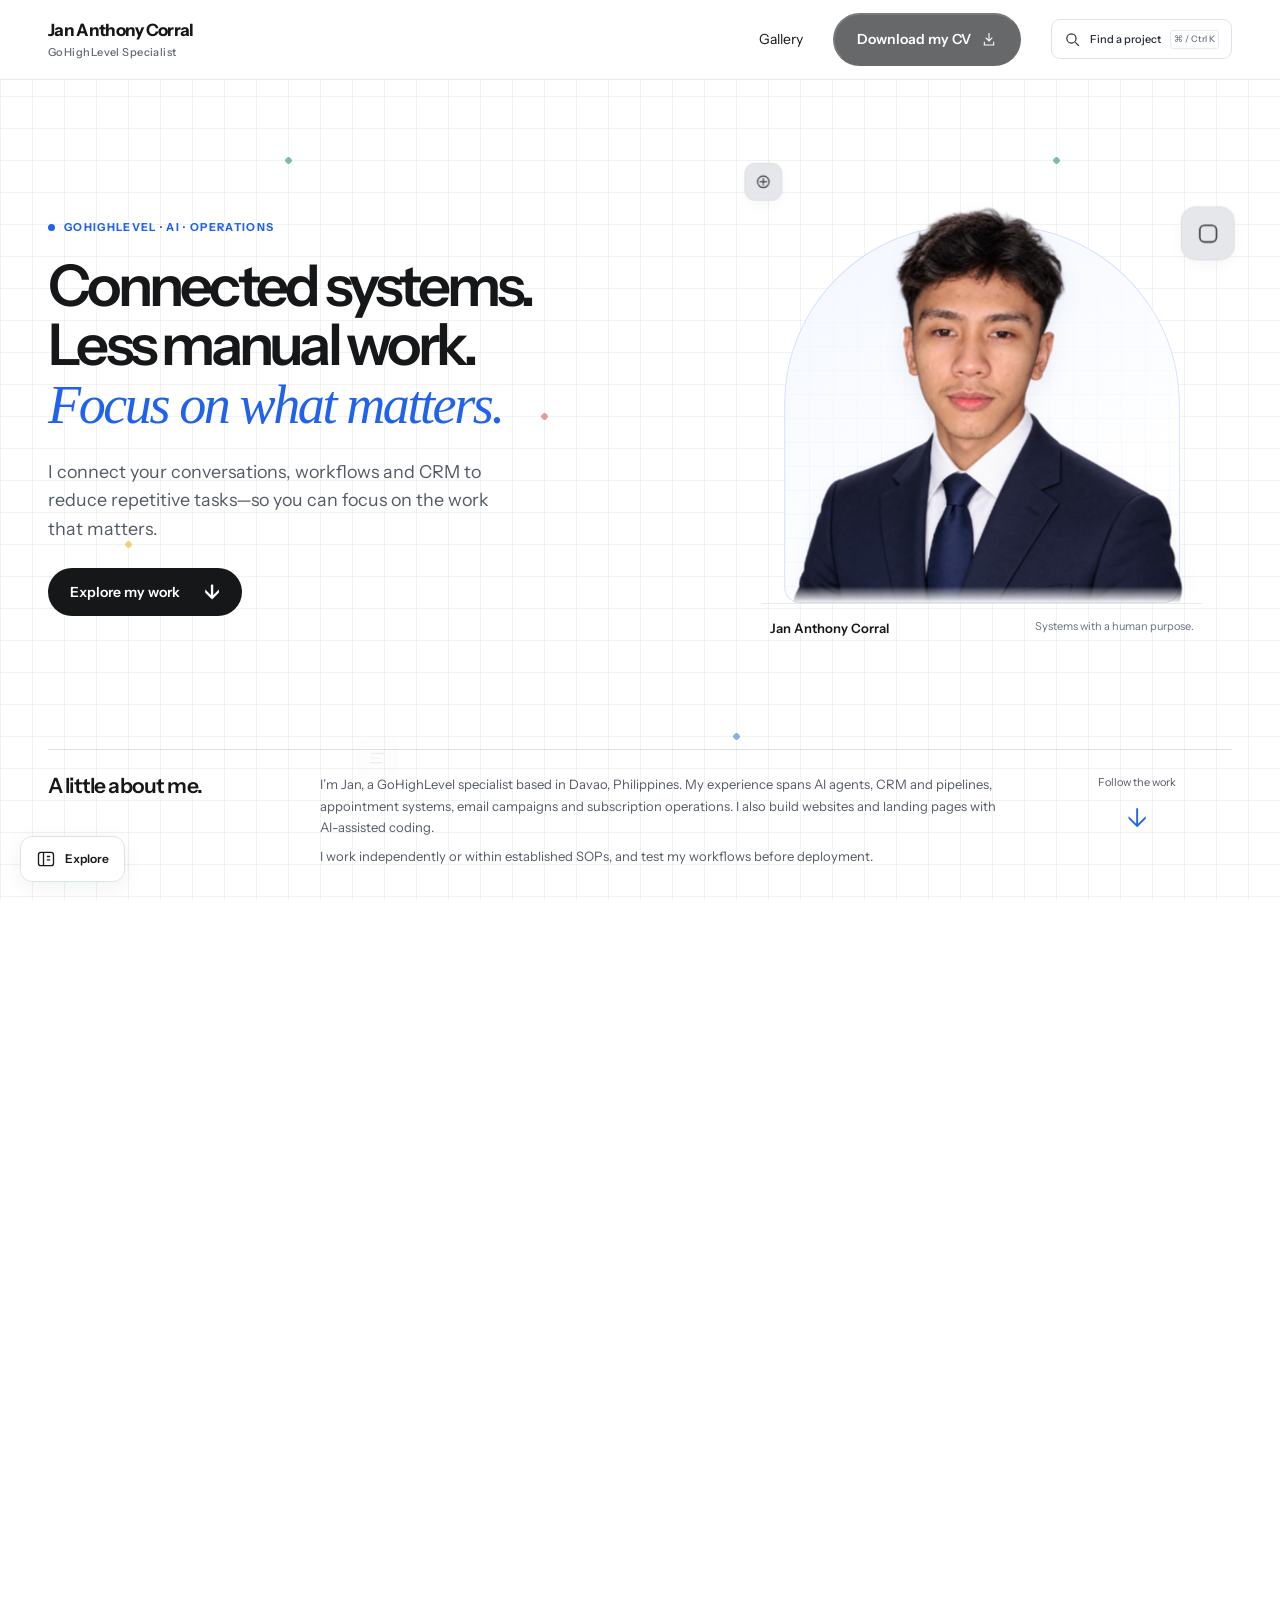
<file: index.html>
<!doctype html>
<html lang="en">
<head>
  <meta charset="UTF-8">
  <meta name="viewport" content="width=device-width, initial-scale=1.0">
  <meta name="description" content="Portfolio of Jan Anthony Corral, a GoHighLevel automation and operations specialist.">
  <title>Jan Anthony Corral — GHL Automation & Operations</title>
  <link rel="preconnect" href="https://fonts.googleapis.com">
  <link rel="preconnect" href="https://fonts.gstatic.com" crossorigin>
  <link href="https://fonts.googleapis.com/css2?family=Instrument+Sans:ital,wght@0,400;0,500;0,600;0,700;1,500&display=swap" rel="stylesheet">
  <style>
    :root {
      --paper: #f4f3ef;
      --paper-2: #ebeae5;
      --ink: #172033;
      --muted: #697386;
      --line: #d4d8df;
      --blue: #2558d9;
      --blue-dark: #163a93;
      --blue-soft: #dfe8ff;
      --white: #fbfbf9;
      --navy: #101a2d;
      --radius: 18px;
      --max: 1180px;
    }

    * { box-sizing: border-box; }
    html { scroll-behavior: smooth; }
    body {
      margin: 0;
      background: var(--paper);
      color: var(--ink);
      font-family: "Instrument Sans", Arial, sans-serif;
      font-size: 17px;
      line-height: 1.6;
    }
    img, video { display: block; max-width: 100%; }
    a { color: inherit; text-decoration: none; }
    button { font: inherit; }
    :focus-visible { outline: 3px solid #7fa2ff; outline-offset: 4px; }

    .wrap { width: min(calc(100% - 40px), var(--max)); margin-inline: auto; }
    .nav-shell {
      position: sticky;
      top: 0;
      z-index: 20;
      background: rgba(244, 243, 239, .9);
      border-bottom: 1px solid rgba(23, 32, 51, .12);
      backdrop-filter: blur(14px);
    }
    nav {
      min-height: 72px;
      display: flex;
      align-items: center;
      justify-content: space-between;
      gap: 28px;
    }
    .wordmark { font-weight: 700; letter-spacing: -.02em; }
    .nav-links { display: flex; align-items: center; gap: 28px; font-size: .94rem; }
    .nav-links a { color: #475166; }
    .nav-links a:hover { color: var(--blue); }

    .hero {
      min-height: 72vh;
      padding: 112px 0 86px;
      display: grid;
      align-items: center;
      border-bottom: 1px solid var(--line);
    }
    .eyebrow {
      margin: 0 0 22px;
      color: var(--blue);
      font-size: .82rem;
      font-weight: 700;
      letter-spacing: .13em;
      text-transform: uppercase;
    }
    h1, h2, h3, p { margin-top: 0; }
    h1 {
      max-width: 940px;
      margin-bottom: 28px;
      font-size: clamp(3.25rem, 8vw, 7.35rem);
      line-height: .93;
      letter-spacing: -.065em;
      font-weight: 650;
    }
    .hero-copy {
      max-width: 720px;
      margin-bottom: 38px;
      color: #4f596d;
      font-size: clamp(1.08rem, 2vw, 1.35rem);
    }
    .actions { display: flex; flex-wrap: wrap; gap: 12px; }
    .button {
      display: inline-flex;
      min-height: 48px;
      padding: 11px 19px;
      align-items: center;
      justify-content: center;
      gap: 8px;
      border: 1px solid var(--ink);
      border-radius: 999px;
      background: var(--ink);
      color: white;
      font-weight: 600;
      cursor: pointer;
      transition: transform .2s ease, background .2s ease, color .2s ease;
    }
    .button:hover { transform: translateY(-2px); }
    .button.secondary { background: transparent; color: var(--ink); }
    .button.secondary:hover { background: var(--white); }

    section { padding: 112px 0; scroll-margin-top: 72px; }
    .section-head {
      display: grid;
      grid-template-columns: minmax(0, .75fr) minmax(300px, 1fr);
      gap: 60px;
      align-items: end;
      margin-bottom: 58px;
    }
    .section-number { color: var(--blue); font-size: .82rem; font-weight: 700; letter-spacing: .13em; }
    h2 { margin-bottom: 0; font-size: clamp(2.4rem, 5vw, 4.7rem); line-height: 1; letter-spacing: -.05em; }
    .section-intro { margin: 0; color: var(--muted); max-width: 610px; }

    .projects { display: grid; gap: 72px; }
    .project {
      border-top: 1px solid var(--ink);
      padding-top: 22px;
    }
    .project-meta {
      display: flex;
      justify-content: space-between;
      gap: 24px;
      margin-bottom: 18px;
      color: var(--muted);
      font-size: .9rem;
    }
    .media-frame {
      overflow: hidden;
      background: #dde1e9;
      border: 1px solid #c9ced8;
      border-radius: var(--radius);
      box-shadow: 0 22px 60px rgba(27, 40, 68, .11);
    }
    .browser-bar {
      height: 42px;
      display: flex;
      align-items: center;
      gap: 7px;
      padding: 0 15px;
      background: #e8eaf0;
      border-bottom: 1px solid #c9ced8;
    }
    .browser-bar span { width: 9px; height: 9px; border-radius: 50%; background: #aeb5c2; }
    .media-frame img { width: 100%; background: white; }
    .media-frame video { width: 100%; aspect-ratio: 16 / 9; object-fit: cover; background: #0c1423; }
    .project-copy {
      display: grid;
      grid-template-columns: minmax(260px, .85fr) minmax(320px, 1.15fr);
      gap: 64px;
      padding: 30px 0 0;
    }
    .project h3 { font-size: clamp(1.8rem, 3vw, 2.65rem); line-height: 1.08; letter-spacing: -.035em; }
    .project-summary { color: #4f596d; }
    .project-controls { display: flex; flex-wrap: wrap; gap: 12px; margin-top: 25px; }
    .text-button {
      display: inline-flex;
      align-items: center;
      gap: 8px;
      padding: 0 0 6px;
      border: 0;
      border-bottom: 1px solid currentColor;
      background: transparent;
      color: var(--blue-dark);
      font-weight: 650;
      cursor: pointer;
    }
    .text-button .arrow { transition: transform .25s ease; }
    .text-button[aria-expanded="true"] .arrow { transform: rotate(180deg); }
    .project-panel {
      display: grid;
      grid-template-rows: 0fr;
      margin-top: 0;
      opacity: 0;
      transition: grid-template-rows .42s ease, opacity .25s ease, margin-top .42s ease;
    }
    .project-panel.open { grid-template-rows: 1fr; margin-top: 34px; opacity: 1; }
    .panel-inner { overflow: hidden; }
    .panel-content {
      padding: 38px;
      background: var(--paper-2);
      border: 1px solid var(--line);
      border-radius: var(--radius);
      display: grid;
      grid-template-columns: repeat(3, 1fr);
      gap: 36px;
    }
    .panel-content h4 { margin: 0 0 10px; font-size: .82rem; color: var(--blue); letter-spacing: .1em; text-transform: uppercase; }
    .panel-content p, .panel-content li { color: #586174; font-size: .96rem; }
    .panel-content ul { margin: 0; padding-left: 1.1em; }

    .work-list { border-top: 1px solid var(--ink); }
    .work-row {
      display: grid;
      grid-template-columns: minmax(240px, .7fr) 1.3fr;
      gap: 60px;
      padding: 30px 0;
      border-bottom: 1px solid var(--line);
    }
    .work-row h3 { margin: 0; font-size: 1.25rem; }
    .work-row p { margin: 0; color: var(--muted); }

    .about { background: var(--navy); color: #f4f6fa; }
    .about .section-number { color: #85a9ff; }
    .about .section-intro { color: #abb5c8; }
    .about-grid { display: grid; grid-template-columns: .8fr 1.2fr; gap: 80px; }
    .about-copy { font-size: clamp(1.3rem, 2.5vw, 2rem); line-height: 1.35; letter-spacing: -.02em; }
    .about-detail { color: #abb5c8; }

    .contact { text-align: center; }
    .contact h2 { max-width: 850px; margin: 0 auto 25px; }
    .contact p { max-width: 620px; margin: 0 auto 34px; color: var(--muted); }
    .contact-placeholder { border-style: dashed; cursor: default; }
    footer {
      padding: 24px 0 38px;
      border-top: 1px solid var(--line);
      color: var(--muted);
      font-size: .88rem;
    }
    footer .wrap { display: flex; justify-content: space-between; gap: 20px; }

    @media (max-width: 760px) {
      .wrap { width: min(calc(100% - 28px), var(--max)); }
      .nav-links a:not(:last-child) { display: none; }
      .hero { min-height: auto; padding: 88px 0 68px; }
      h1 { font-size: clamp(3rem, 15vw, 4.7rem); }
      section { padding: 82px 0; }
      .section-head, .project-copy, .work-row, .about-grid { grid-template-columns: 1fr; gap: 22px; }
      .section-head { margin-bottom: 40px; }
      .projects { gap: 58px; }
      .panel-content { padding: 25px; grid-template-columns: 1fr; gap: 22px; }
      .project-meta { font-size: .8rem; }
      footer .wrap { flex-direction: column; }
    }

    @media (prefers-reduced-motion: reduce) {
      html { scroll-behavior: auto; }
      *, *::before, *::after { scroll-behavior: auto !important; transition: none !important; }
    }

    .lifecycle-caption {font-size:.94rem;color:var(--muted)}
    .lifecycle-breakdown {padding:38px;background:var(--white);border:1px solid var(--line);border-radius:var(--radius)}
    .lifecycle-intro h4 {font-size:1.8rem;letter-spacing:-.035em;line-height:1.2;margin:14px 0}
    .lifecycle-intro p,.flow-figure p {max-width:780px;color:var(--muted)}
    .flow-index {display:flex;flex-wrap:wrap;justify-content:flex-start;min-height:0;gap:10px;padding:10px 0 30px}
    .flow-index a {padding:8px 13px;border:1px solid var(--line);border-radius:999px;font-size:.85rem}
    .flow-index a:hover {background:var(--blue-soft);border-color:var(--blue)}
    .flow-figure {margin:0;padding:30px 0 36px;border-top:1px solid var(--line);scroll-margin-top:95px}
    .flow-figure h4 {font-size:1.3rem;margin:0 0 12px;letter-spacing:-.02em}
    .flow-figure figcaption {margin-bottom:22px}
    .flow-figure .text-button {font-size:.9rem}
    .flow-image {display:block;overflow:hidden;border:1px solid var(--line);border-radius:10px;background:#f7f8fa}
    .flow-image img {display:block;width:100%;height:auto;min-height:90px}
    .lifecycle-note {font-size:.83rem;color:var(--muted);margin:0;border-top:1px solid var(--line);padding-top:24px}
    @media(max-width:760px){.lifecycle-breakdown{padding:20px}.flow-index{gap:8px}.flow-figure{padding:24px 0}.lifecycle-intro h4{font-size:1.5rem}}
  
    /* Homepage layout */
    .hero{min-height:0;padding:64px 0 58px;overflow:hidden}
    .hero-layout{display:grid;grid-template-columns:1.5fr 1fr;align-items:center;gap:40px}
    .hero-name{font-size:1.1rem;color:var(--blue-dark);font-weight:600;margin-bottom:20px}
    h1{font-size:clamp(2.7rem,5.2vw,4.5rem);line-height:1.04;letter-spacing:-.055em;margin-bottom:20px}
    .hero-copy{font-size:1.12rem;max-width:530px;margin-bottom:28px}
    .hero-art{height:285px;position:relative;isolation:isolate}
    .shape{position:absolute;width:65%;height:76%;border-radius:42px}
    .shape-one{background:#73baff;transform:rotate(-12deg);left:0;top:30px}
    .shape-two{background:#2558d9;transform:rotate(9deg);left:22%;top:5px}
    .shape-three{background:#173c96;left:37%;top:58px;border-radius:42px 42px 90px 42px}
    section{padding:64px 0}
    h2{font-size:clamp(2rem,3.5vw,3rem);line-height:1.1}
    .compact-section{display:grid;grid-template-columns:1fr 2fr;gap:50px;align-items:start}
    .compact-section p{max-width:750px;margin:0;font-size:1.08rem}
    .introduction{padding:38px 0;border-bottom:1px solid var(--line)}
    .about{padding:38px 0;background:#e8edf6;color:var(--ink)}
    .about p{color:#4f596d}
    .section-head{margin-bottom:34px;gap:36px;grid-template-columns:1fr 1.2fr}
    .group-title{font-size:1.25rem;font-weight:600;margin:0 0 18px}
    .website-heading{margin-top:46px}
    .project-grid{display:grid;gap:22px;align-items:stretch}
    .workflows{grid-template-columns:repeat(3,minmax(0,1fr))}
    .websites{grid-template-columns:repeat(2,minmax(0,1fr))}
    .project{min-width:0;border:1px solid var(--line);padding:16px;background:var(--white);border-radius:20px;display:flex;flex-direction:column;scroll-margin-top:95px}
    .project-meta{font-size:.75rem;gap:10px;min-height:25px;margin-bottom:12px;flex-wrap:wrap}
    .media-frame{box-shadow:none;border:1px solid #e0e4ec;border-radius:12px;background:#f0f3f8;aspect-ratio:16/10;display:flex;align-items:center;justify-content:center}
    .media-frame img{width:100%;height:100%;object-fit:contain;background:#f0f3f8}
    .media-frame video{width:100%;height:100%;object-fit:contain;aspect-ratio:auto;background:#f0f3f8}
    .browser-bar{display:none}
    .project-copy{display:flex;flex-direction:column;gap:0;padding-top:22px;flex:1}
    .project-copy>div{display:flex;flex-direction:column;flex:1}
    .project h3{font-size:1.35rem;line-height:1.22;letter-spacing:-.025em;margin-bottom:14px}
    .project-summary{font-size:.95rem;margin-bottom:18px}
    .project-controls{margin-top:auto;padding-top:10px;gap:16px;font-size:.88rem}
    .media-note{font-size:.73rem;line-height:1.5;color:var(--muted)}
    .placeholder{background:transparent;border-style:dashed}
    .placeholder-media{border-style:dashed;color:var(--muted);font-size:.9rem;width:100%}
    .placeholder .project-copy{opacity:.8}
    .project-panel{grid-column:1/-1}
    .tools-list{display:grid;grid-template-columns:repeat(3,1fr);gap:35px;border-top:1px solid var(--line);padding-top:25px}
    .tools-list h3{font-size:1.1rem;margin:0 0 8px}
    .tools-list p{font-size:.97rem;color:var(--muted);margin:0}
    #tools{border-top:1px solid var(--line)}
    .contact{background:#e7edf9}
    .contact h2{margin-bottom:20px}
    .contact-pending{font-size:.9rem;color:var(--muted)}
    @media(max-width:900px){.workflows{gap:14px}.project{padding:13px}.project h3{font-size:1.2rem}.hero-layout{grid-template-columns:1.6fr 1fr}.hero-art{height:230px}}
    @media(max-width:760px){.hero{padding:40px 0}.hero-layout{grid-template-columns:1fr;gap:20px}.hero-art{display:none}.hero-copy{font-size:1rem}.compact-section{grid-template-columns:1fr;gap:16px}.section-head{grid-template-columns:1fr;gap:15px}.workflows,.websites,.tools-list{grid-template-columns:1fr}.project{padding:18px}.project h3{font-size:1.5rem}.project-summary{font-size:1rem}section{padding:44px 0}.nav-links{gap:12px;font-size:.85rem}.nav-links a:not(:last-child){display:block}.nav-links a[href="#tools"],.nav-links a[href="#about"]{display:none}.wordmark{font-size:.9rem}.nav-shell nav{gap:15px;min-height:64px}.tools-list{gap:24px}.project-panel.open{margin-top:22px}}

    .source-breakdown{padding:32px;background:var(--white);border:1px solid var(--line);border-radius:18px}
    .source-breakdown>h3{font-size:1.7rem;margin:0 0 12px;letter-spacing:-.025em}
    .source-intro{color:var(--muted);max-width:800px;margin-bottom:30px}
    .source-paths{display:grid;grid-template-columns:1fr 1fr;gap:32px}
    .source-path{min-width:0;padding:20px 20px 0;border:1px solid var(--line);border-bottom:0;border-radius:12px 12px 0 0;background:#f5f7fb}
    .source-path h4{font-size:1.25rem;color:var(--blue-dark);margin:0 0 24px}
    .source-path h5{font-size:1rem;margin:0 0 12px}
    .source-path p,.source-shared p{font-size:.94rem;color:#566176}
    .source-shot{display:block;border:1px solid var(--line);border-radius:8px;overflow:hidden;background:white}
    .source-shot img{display:block;width:100%;height:auto}
    .source-arrow{text-align:center;color:var(--blue-dark);font-size:.84rem;padding:18px 0}
    .source-arrow span{display:block;font-size:1.7rem;line-height:1.2;margin-bottom:6px}
    .source-merge{height:30px;border:solid #8596b5;border-width:0 2px 2px;width:calc(50% + 16px);margin:auto;position:relative}
    .source-merge:after{content:'↓';position:absolute;left:50%;top:24px;transform:translateX(-50%);font-size:26px;color:#63769a}
    .source-shared{margin-top:45px;padding:24px;background:#eef3fb;border:1px solid #ccd7ec;border-radius:12px}
    .source-shared h4{font-size:1.2rem;margin:0 0 12px}
    @media(max-width:760px){.source-breakdown{padding:18px}.source-paths{grid-template-columns:1fr;gap:22px}.source-path{border-bottom:1px solid var(--line);border-radius:12px;padding:16px}.source-merge{width:0;border-width:0 0 0 2px;height:20px}.source-shared{padding:16px}.source-merge:after{top:10px}.source-shared{margin-top:26px}}

    body.modal-open{overflow:hidden}
    .project-panel{display:none!important}
    dialog{border:1px solid var(--line);border-radius:18px;padding:0;background:var(--paper);color:var(--ink);box-shadow:0 22px 90px #101a2d55}
    dialog::backdrop{background:rgba(16,26,45,.58);backdrop-filter:blur(3px)}
    .breakdown-dialog{width:min(1100px,calc(100vw - 56px));max-width:none;max-height:85dvh;overflow:auto;overscroll-behavior:contain}
    .dialog-heading{position:sticky;top:0;z-index:2;display:flex;align-items:center;justify-content:space-between;gap:20px;padding:20px 26px;background:var(--paper);border-bottom:1px solid var(--line)}
    .dialog-heading h2{font-size:1.35rem;line-height:1.3;letter-spacing:-.025em;margin:0}
    .dialog-x,.zoom-controls button{border:1px solid var(--line);background:var(--white);border-radius:8px;min-width:40px;min-height:40px;cursor:pointer;color:var(--ink);font-size:1.15rem}
    .dialog-x{flex-shrink:0;font-size:1.6rem}
    .breakdown-body{padding:24px}
    .breakdown-body .project-panel{display:block!important;opacity:1;margin:0;transition:none}
    .dialog-footer{padding:18px 24px 24px;text-align:center;border-top:1px solid var(--line)}
    .breakdown-body .flow-figure{scroll-margin-top:90px}
    .showcase-zoom{padding:0;cursor:zoom-in;position:relative;width:100%;font:inherit;color:inherit}
    .zoom-hint{position:absolute;bottom:8px;right:8px;background:#fbfbf9ed;color:#163a93;border:1px solid #d4d8df;border-radius:6px;padding:3px 8px;font-size:.72rem}
    .image-dialog{width:min(1400px,calc(100vw - 48px));max-width:none;height:85dvh;max-height:90dvh;overflow:hidden;background:#eff2f7}
    .image-dialog[open]{display:flex;flex-direction:column}
    .image-toolbar{display:flex;align-items:center;justify-content:space-between;gap:12px;padding:12px 18px;background:var(--white);border-bottom:1px solid var(--line)}
    .image-toolbar h2{font-size:1rem;letter-spacing:0;margin:0}
    .zoom-controls{display:flex;gap:8px;align-items:center;flex-shrink:0}
    .zoom-controls output{font-size:.85rem;min-width:42px;text-align:center}
    .image-help{font-size:.8rem;color:var(--muted);margin:8px 18px}
    .image-stage{flex:1;min-height:0;overflow:auto;padding:16px;cursor:grab;overscroll-behavior:contain;touch-action:pan-x pan-y}
    .image-stage.dragging{cursor:grabbing;user-select:none}
    .preview-image{display:block;max-width:none!important;margin:auto;object-fit:contain;user-select:none;-webkit-user-drag:none}
    @media(max-width:760px){.breakdown-dialog{width:calc(100vw - 24px);max-height:88dvh}.dialog-heading{padding:14px 16px}.dialog-heading h2{font-size:1.1rem}.breakdown-body{padding:12px}.breakdown-body .panel-content{grid-template-columns:1fr}.image-dialog{width:calc(100vw - 20px)}.image-toolbar{flex-wrap:wrap;padding:10px}.image-toolbar h2{font-size:.9rem}.zoom-controls{gap:5px}.image-help{margin:6px 10px}.source-paths{grid-template-columns:1fr}}

    @keyframes popup-enter{from{opacity:0;transform:translateY(10px) scale(.99)}to{opacity:1;transform:translateY(0) scale(1)}}
    @keyframes backdrop-enter{from{opacity:0}to{opacity:1}}
    dialog[open]{animation:popup-enter .38s cubic-bezier(.16,1,.3,1) both}
    dialog[open]::backdrop{animation:backdrop-enter .32s ease-out both}
    @media(prefers-reduced-motion:reduce){dialog[open],dialog[open]::backdrop{animation:none}}
  
    .workflow-disclosure{margin:-6px 0 24px;max-width:820px;color:var(--muted);font-size:.85rem;line-height:1.6}
    @keyframes popup-exit{from{opacity:1;transform:translateY(0) scale(1)}to{opacity:0;transform:translateY(5px) scale(.995)}}
    @keyframes backdrop-exit{from{opacity:1}to{opacity:0}}
    dialog[open].is-closing{animation:popup-exit .18s ease-in both;pointer-events:none}
    dialog[open].is-closing::backdrop{animation:backdrop-exit .18s ease-in both}
    @media(prefers-reduced-motion:reduce){dialog[open].is-closing,dialog[open].is-closing::backdrop{animation:none}}
  .contact-email{display:inline-flex;align-items:center;gap:8px;color:var(--muted);font-weight:400;font-size:14px;text-decoration:none;background:none;border:0;padding:0;transition:color 180ms ease}.contact-email svg{flex-shrink:0;width:16px;height:16px}.contact-email:hover,.contact-email:hover span{color:#2563eb;text-decoration:none}.contact-email:focus-visible{outline:2px solid currentColor;outline-offset:6px}
.compact-lifecycle{display:grid;grid-template-columns:repeat(2,minmax(0,1fr));gap:24px;padding:24px}
.compact-lifecycle .flow-figure{padding:0;border:0;min-width:0}
.compact-lifecycle #flow-full{grid-column:1/-1}
.compact-lifecycle .flow-figure h4{font-size:1.05rem;margin:0 0 8px}
.compact-lifecycle .flow-figure p{font-size:.9rem;line-height:1.6;margin:0}
.compact-lifecycle .flow-figure figcaption{margin-bottom:12px}
.compact-lifecycle .flow-image img{height:120px;min-height:0;object-fit:contain}
.compact-lifecycle #flow-full .flow-image img{height:160px}
@media(max-width:700px){.compact-lifecycle{grid-template-columns:1fr;padding:18px;gap:22px}}
nav .nav-contact{display:inline-flex;align-items:center;gap:8px;padding:11px 18px;border-radius:999px;background:#172033;color:#fff;font-weight:600;text-decoration:none;white-space:nowrap;transition:background 180ms ease}nav .nav-contact:hover{background:#2563eb;color:#fff;text-decoration:none}nav .nav-contact svg{flex-shrink:0}.payments-breakdown{padding:24px}.payments-breakdown>h3{font-size:1.3rem;margin:0 0 12px}.payments-breakdown h4{font-size:1.05rem;margin:24px 0 8px}.payments-breakdown p{font-size:.9rem;color:var(--muted);line-height:1.6}.payments-breakdown>.flow-image img{height:240px;object-fit:contain}.payment-grid{display:grid;grid-template-columns:repeat(2,minmax(0,1fr));gap:22px}.payment-grid figure{margin:0;min-width:0}.payment-grid .flow-image img{height:200px;min-height:0;object-fit:contain}.payment-grid figcaption{font-size:.9rem;margin:14px 0 8px}.payment-plans summary{cursor:pointer;color:var(--blue);font-size:.9rem;padding:10px 0}.payment-note{margin:22px 0 0;font-size:.8rem!important}@media(max-width:700px){.payment-grid{grid-template-columns:1fr}.payments-breakdown{padding:18px}}.hero-portrait{position:relative;width:100%;max-width:470px;justify-self:center;align-self:end;line-height:0;background:none;border:0;isolation:isolate}.hero-portrait img{display:block;width:100%;height:auto;position:relative}.portrait-water{position:absolute;inset:0;width:100%;height:100%;pointer-events:none}.hero-layout{align-items:center}.hero-portrait img{mask-image:linear-gradient(to bottom,#000 0%,#000 91%,transparent 100%)}.hero-portrait .portrait-water{inset:-12%;width:124%;height:124%;z-index:2;}@media(max-width:760px){.hero-portrait{max-width:330px;margin:12px auto 0}}
#tools .section-head{margin-bottom:28px}.tool-group{display:grid;grid-template-columns:150px 1fr;gap:26px;border-top:1px solid var(--line,#d1d8e2);padding:28px 0}.tool-group:last-child{padding-bottom:0}.tool-group>h3{font-size:.85rem;font-weight:600;color:var(--muted);margin:3px 0}.tool-collection{display:grid;grid-template-columns:repeat(3,minmax(0,1fr));gap:30px}.tool-item{position:relative;padding:0 0 14px;min-width:0}.tool-item:after{content:'';position:absolute;left:0;bottom:0;width:30px;height:2px;background:#2563eb;transform:scaleX(0);transform-origin:left;transition:transform .2s}.tool-item:hover:after,.tool-item:focus-within:after{transform:scaleX(1)}.tool-logo{height:30px;display:flex;align-items:center;color:#172033;margin-bottom:15px;transition:color .2s}.tool-item:hover .tool-logo{color:#2563eb}.tool-monogram{font-size:16px;font-weight:800;letter-spacing:-1px}.tool-item h4{font-size:1rem;margin:0 0 9px}.tool-item p{font-size:.9rem;line-height:1.65;color:var(--muted);margin:0}.tool-work-link{display:inline-block;margin-top:13px;font-size:.82rem;font-weight:600;color:var(--blue);text-decoration:none}.tool-work-link:hover{color:#2563eb}@media(max-width:800px){.tool-group{grid-template-columns:1fr;gap:20px}.tool-collection{gap:22px}}@media(max-width:560px){.tool-collection{grid-template-columns:1fr}.tool-item{padding-left:42px}.tool-logo{position:absolute;left:0;top:0}.tool-item:after{left:42px}.tool-group{padding:24px 0}.tool-item h4{margin-bottom:5px}}

/* Draw directly on the existing pill edge after color inversion. */
.actions .button,nav .nav-contact{position:relative;overflow:visible;isolation:isolate;transition:transform .25s ease,background .25s ease,color .25s ease;border:1px solid var(--ink)}
.cta-ring{position:absolute;inset:-1px;width:calc(100% + 2px);height:calc(100% + 2px);overflow:visible;pointer-events:none}
.cta-ring rect{fill:none;stroke-width:1;vector-effect:non-scaling-stroke}
.cta-ring-track{display:none}
.cta-ring-draw{stroke:currentColor;stroke-dasharray:1;stroke-dashoffset:1;transition:stroke-dashoffset .5s cubic-bezier(.7,0,.3,1),filter .25s}
.actions .button:is(:hover,:focus-visible),nav .nav-contact:is(:hover,:focus-visible){transform:scale(1.045);background:var(--white);color:var(--ink);border-color:transparent}
.actions .button.secondary:is(:hover,:focus-visible){background:var(--ink);color:var(--white);border-color:transparent}
.actions .button:is(:hover,:focus-visible) .cta-ring-draw,nav .nav-contact:is(:hover,:focus-visible) .cta-ring-draw{stroke-dashoffset:0;stroke-width:1.6;filter:drop-shadow(0 0 1.5px #2563eb45);transition-delay:.12s}
@media(prefers-reduced-motion:reduce){.actions .button,nav .nav-contact,.cta-ring rect{transition:none!important;transform:none!important}}

.hero-portrait{overflow:hidden;perspective:none;outline-offset:5px}
.hero-portrait img{transform:scale(.9);transform-origin:50% 100%;transition:transform .6s cubic-bezier(.2,.7,.3,1)}
.hero-portrait:after{content:"";position:absolute;inset:-30%;z-index:2;background:linear-gradient(90deg,transparent 35%,#fbfbf960 50%,transparent 65%);transform:translateX(-100%) rotate(25deg);pointer-events:none}
.portrait-caption{position:absolute;right:7%;bottom:9%;z-index:3;line-height:1.5;text-align:right;color:#fbfbf9;border-right:3px solid #fbfbf9;padding:6px 12px;opacity:0;transform:translateX(12px);transition:opacity .35s,transform .35s;text-shadow:0 1px 6px #172033}
.portrait-caption strong,.portrait-caption span{display:block}.portrait-caption strong{font-size:16px}.portrait-caption span{font-size:13px}
.hero-portrait:is(:hover,:focus-visible) img{transform:scale(1)}
.hero-portrait:is(:hover,:focus-visible):after{transform:translateX(100%) rotate(25deg);transition:transform .75s ease}
.hero-portrait:is(:hover,:focus-visible) .portrait-caption{opacity:1;transform:translateX(0);transition-delay:.15s}
@media(hover:none){.portrait-caption{opacity:1;transform:none}}
@media(prefers-reduced-motion:reduce){.hero-portrait img{transform:scale(.9)!important;transition:none}.hero-portrait:after{display:none}.portrait-caption{transition:none}}

.gallery-home-link{padding-top:32px}.gallery-intro{padding:64px 0 28px}.gallery-intro h1{font-size:clamp(2.8rem,6vw,5rem);margin:12px 0 20px}.gallery-intro p{max-width:670px;color:var(--muted);font-size:1.1rem;line-height:1.7}.eyebrow{font-size:.8rem;letter-spacing:.12em;text-transform:uppercase;color:var(--blue)}.gallery-jump{padding:32px 0 56px;text-align:center;border-bottom:1px solid var(--line)}.gallery-jump a{font-size:clamp(1.3rem,3vw,2rem);font-weight:600;text-decoration:none;color:var(--ink)}.gallery-jump a:hover{color:var(--blue)}.gallery-jump p{color:var(--muted);margin:12px 0 0}.gallery-filter{display:flex;flex-wrap:wrap;gap:10px;margin:24px 0 18px}.gallery-filter button{font:inherit;font-size:.9rem;cursor:pointer;background:transparent;border:1px solid var(--line);border-radius:999px;padding:10px 17px;color:var(--ink)}.gallery-filter button[aria-pressed="true"]{background:var(--ink);border-color:var(--ink);color:white}.gallery-filter button:hover{border-color:var(--blue)}.collection-count{color:var(--muted);font-size:.85rem;margin-bottom:24px}.collection-grid{grid-template-columns:repeat(3,minmax(0,1fr))}.collection-grid [hidden]{display:none!important}.new-breakdown .flow-image{display:block;margin:20px 0 30px}.new-breakdown .flow-image img{width:100%;height:auto!important;max-height:440px;object-fit:contain}.gallery-page #work{padding-top:32px}.gallery-page .workflow-disclosure{max-width:850px}.gallery-page #collection{scroll-margin-top:85px}a:focus-visible,button:focus-visible{outline:2px solid #2558d9;outline-offset:4px}@media(max-width:900px){.collection-grid{grid-template-columns:repeat(2,minmax(0,1fr))}}@media(max-width:600px){.collection-grid{grid-template-columns:1fr}.gallery-intro{padding-top:36px}.nav-links{gap:9px!important}.nav-links a[href="#work"],.nav-links a[href="index.html#work"]{display:none!important}}

/* Compact homepage spacing and centered gallery invitation. */
body:not(.gallery-page) main>section{padding-block:46px}
body:not(.gallery-page) main>.hero{padding-block:44px}
body:not(.gallery-page) main>.about,body:not(.gallery-page) main>.introduction{padding-block:28px}
body:not(.gallery-page) #work>.wrap{max-width:1080px}
body:not(.gallery-page) #work .section-head{margin-bottom:26px}
body:not(.gallery-page) #work .project-grid{gap:18px}
body:not(.gallery-page) #work .websites{max-width:960px;margin-inline:auto}
body:not(.gallery-page) #work .media-frame{aspect-ratio:16/9}
body:not(.gallery-page) #work .project-copy{padding-top:16px}
body:not(.gallery-page) #work .project h3{margin-bottom:10px}
body:not(.gallery-page) #work .project-summary{line-height:1.6;margin-bottom:12px}
body:not(.gallery-page) #work .website-heading{margin-top:32px}
.gallery-home-link{text-align:center;padding-top:26px}
@media(max-width:760px){body:not(.gallery-page) main>section{padding-block:34px}body:not(.gallery-page) main>.hero{padding-block:32px}body:not(.gallery-page) #work .project-grid{gap:18px}}

.gallery-cta{position:relative;isolation:isolate;overflow:hidden;display:inline-flex;align-items:center;justify-content:center;gap:10px;padding:14px 22px;border:1px solid #172033;border-radius:999px;background:#172033;color:#fff;text-decoration:none;font-size:.95rem;font-weight:650;line-height:1.3;transition:transform .25s ease,box-shadow .25s ease}
.gallery-cta::before{content:"";position:absolute;z-index:-1;top:-50%;left:0;width:24%;height:200%;background:linear-gradient(90deg,transparent,rgba(255,255,255,.32),rgba(255,255,255,.7),rgba(255,255,255,.25),transparent);transform:translateX(-180%) skewX(-25deg);pointer-events:none}
.gallery-cta:is(:hover,:focus-visible){color:#fff;transform:scale(1.035);box-shadow:0 5px 18px #173c9628}
.gallery-cta:is(:hover,:focus-visible)::before{animation:gallery-cta-sweep .8s cubic-bezier(.2,.65,.3,1) both}
@keyframes gallery-cta-sweep{to{transform:translateX(620%) skewX(-25deg)}}
@media(prefers-reduced-motion:reduce){.gallery-cta{transition:none}.gallery-cta:is(:hover,:focus-visible){transform:none}.gallery-cta:is(:hover,:focus-visible)::before{animation:none}}

/* Selected work: compact desktop overview, readable stacked mobile cards. */
body:not(.gallery-page) #work{scroll-margin-top:72px;padding-block:24px}
body:not(.gallery-page) #work .section-head{margin-bottom:16px}
body:not(.gallery-page) #work h2{font-size:2rem}
body:not(.gallery-page) #work .section-intro{font-size:.9rem}
body:not(.gallery-page) #work .group-title{font-size:1rem;margin-bottom:8px}
body:not(.gallery-page) #work .workflow-disclosure{font-size:.75rem;margin-bottom:12px}
body:not(.gallery-page) #work .project{padding:12px;border-radius:16px}
body:not(.gallery-page) #work .project-meta{font-size:.67rem;min-height:0;margin-bottom:7px}
body:not(.gallery-page) #work .workflows .media-frame{height:112px;aspect-ratio:auto}
body:not(.gallery-page) #work .project-copy{padding-top:10px}
body:not(.gallery-page) #work .project h3{font-size:1.05rem;margin-bottom:7px}
body:not(.gallery-page) #work .project-summary{font-size:.82rem;line-height:1.5;margin-bottom:6px}
body:not(.gallery-page) #work .project-controls{font-size:.75rem;padding-top:6px;gap:8px}
body:not(.gallery-page) #work .website-heading{margin-top:18px}
body:not(.gallery-page) #work .websites{max-width:none}
body:not(.gallery-page) #work .websites .project{display:grid;grid-template-columns:38% minmax(0,1fr);gap:0 14px;align-items:center}
body:not(.gallery-page) #work .websites .project-meta{grid-column:1/-1}
body:not(.gallery-page) #work .websites .project-copy{padding:0}
body:not(.gallery-page) #work .websites .media-frame{aspect-ratio:16/10}
body:not(.gallery-page) .gallery-home-link{padding-top:18px}
@media(max-width:760px){body:not(.gallery-page) #work .workflows .media-frame{height:auto;aspect-ratio:16/9}body:not(.gallery-page) #work .project-summary{font-size:.92rem}body:not(.gallery-page) #work .project h3{font-size:1.2rem}body:not(.gallery-page) #work .project-controls{font-size:.85rem}body:not(.gallery-page) #work .websites .project{grid-template-columns:1fr}body:not(.gallery-page) #work .websites .project-copy{padding-top:14px}}
body:not(.gallery-page) #work .project-controls .toggle-label{font-size:0}body:not(.gallery-page) #work .project-controls .toggle-label:after{content:"View breakdown";font-size:.78rem}

@media(min-width:1000px){body:not(.gallery-page) #work{padding-block:10px;scroll-margin-top:72px}body:not(.gallery-page) #work>.wrap{max-width:1180px}body:not(.gallery-page) #work .workflows .media-frame{height:clamp(100px,calc(36vh - 159px),180px)}body:not(.gallery-page) #work .section-head{margin-bottom:8px}body:not(.gallery-page) #work .website-heading{margin-top:10px}body:not(.gallery-page) #work .websites .project{grid-template-columns:32% minmax(0,1fr)}body:not(.gallery-page) #work .websites .media-frame{height:92px;aspect-ratio:auto}body:not(.gallery-page) .gallery-home-link{padding-top:12px}}

body:not(.gallery-page) #work .workflows .project-copy>div{flex:1}
body:not(.gallery-page) #work .workflows .project-controls{margin-top:auto;padding-top:4px}
@media(min-width:1000px) and (max-height:799px){body:not(.gallery-page) #work .section-head{margin-bottom:2px}body:not(.gallery-page) #work .workflow-disclosure{margin-bottom:6px}body:not(.gallery-page) #work .project{padding:10px}}
/* Larger website previews where the screen has room. */
@media(min-width:1000px) and (min-height:800px){body:not(.gallery-page) #work .websites .project{grid-template-columns:43% minmax(0,1fr);padding:16px;column-gap:18px}body:not(.gallery-page) #work .websites .media-frame{height:138px}body:not(.gallery-page) #work .websites .project h3{font-size:1.12rem}body:not(.gallery-page) #work .websites .project-summary{font-size:.86rem}}
body:not(.gallery-page) .gallery-home-link{padding-top:22px;padding-bottom:8px}

/* Compact responsive layouts, with comfortable touch targets. */
@media(max-width:760px){
 body{font-size:15px;line-height:1.55}
 .wrap{width:calc(100% - 32px)}
 .nav-shell nav{min-height:60px;gap:10px}
 .wordmark{font-size:.82rem;white-space:nowrap}
 .nav-links{gap:10px!important;font-size:.8rem}
 .nav-links a[href="#work"],.nav-links a[href="index.html#work"],.nav-links a[href="#tools"],.nav-links a[href="#about"]{display:none!important}
 nav .nav-contact{min-height:44px;padding:9px 13px;font-size:.8rem}
 section,body:not(.gallery-page) main>section{padding-block:30px;scroll-margin-top:64px}
 body:not(.gallery-page) main>.hero{padding-block:28px}
 .hero-layout{gap:12px}
 h1{font-size:clamp(2rem,8vw,3.2rem);line-height:1.06;letter-spacing:-.045em;margin-bottom:18px}
 .hero-copy{font-size:.94rem;line-height:1.6;margin-bottom:20px}
 .hero-portrait{max-width:235px;margin:0 auto}
 h2,body:not(.gallery-page) #work h2{font-size:1.8rem;line-height:1.12}
 .section-head{gap:10px;margin-bottom:20px}
 .section-intro,.compact-section p{font-size:.9rem;line-height:1.6}
 .actions{gap:9px}.actions .button,.gallery-cta{min-height:44px;font-size:.85rem;padding:11px 16px}
 .project-grid,body:not(.gallery-page) #work .project-grid{gap:14px}
 .project,.gallery-page #work .project{padding:13px;border-radius:14px;min-width:0}
 .project h3,body:not(.gallery-page) #work .project h3{font-size:1.08rem;line-height:1.3;margin-bottom:8px}
 .project-summary,body:not(.gallery-page) #work .project-summary{font-size:.88rem;line-height:1.55;margin-bottom:8px}
 .project-meta{font-size:.7rem;gap:10px;min-height:0;margin-bottom:10px}
 .project-meta span{min-width:0}
 .project-controls{gap:8px 14px;flex-wrap:wrap}
 .text-button{min-height:44px;display:inline-flex;align-items:center;font-size:.8rem}
 .collection-grid .media-frame{aspect-ratio:16/9;max-height:190px}
 body:not(.gallery-page) #work .workflows .media-frame{height:150px;aspect-ratio:auto}
 body:not(.gallery-page) #work .websites .media-frame{aspect-ratio:16/9;max-height:190px}
 .gallery-intro{padding:30px 0 16px}.gallery-intro h1{font-size:2.4rem;margin:10px 0 14px}
 .gallery-intro p{font-size:.94rem;line-height:1.6}.eyebrow{font-size:.68rem;letter-spacing:.08em}
 .gallery-page #work{padding-top:20px}.gallery-jump{padding:22px 0 28px}.gallery-jump a{font-size:1.2rem}.gallery-jump p{font-size:.85rem}
 .collection-group{margin-top:24px}.collection-group+.collection-group{margin-top:30px}.collection-group>h3{font-size:1.5rem;padding-bottom:10px}
 .collection-group-intro{font-size:.88rem;margin-bottom:16px}.gallery-filter{gap:8px;margin:18px 0 12px}.gallery-filter button{min-height:44px;font-size:.82rem;padding:8px 13px}.collection-count{margin-bottom:16px}
 .gallery-page #work .project{grid-template-columns:80px minmax(0,1fr);gap:0 12px}
 .gallery-page #work .media-frame{grid-column:1;grid-row:1/4;width:80px;margin:0;aspect-ratio:1}
 .gallery-page #work .project-meta{grid-column:2;grid-row:1;font-size:.65rem;flex-wrap:wrap;gap:2px 8px}
 .gallery-page #work .project h3{grid-column:2;grid-row:2;font-size:1rem}
 .gallery-page #work .project-summary{grid-column:1/-1;grid-row:4;font-size:.85rem;margin-top:10px}
 .gallery-page #work .project-controls{grid-column:1/-1;grid-row:5;flex-direction:row;flex-wrap:wrap;gap:6px 14px;margin-top:4px}
 #tools .section-head{margin-bottom:20px}.tool-group{padding:20px 0;gap:14px}.tool-collection{gap:16px}.tool-item{padding-bottom:4px}.tool-item h4{font-size:.92rem}.tool-item p{font-size:.85rem;line-height:1.55}
 .contact p{font-size:.9rem}.contact-email{font-size:clamp(.85rem,4vw,1.1rem);overflow-wrap:anywhere;gap:8px}.contact-email svg{flex-shrink:0}
 .breakdown-dialog{width:calc(100vw - 16px);max-height:92dvh}.dialog-heading{padding:12px}.dialog-heading h2{font-size:1rem;line-height:1.3}.dialog-x{min-width:44px;min-height:44px}
 .breakdown-body{padding:4px}.payments-breakdown,.lifecycle-breakdown,.compact-lifecycle,.source-breakdown{padding:14px}
 .payments-breakdown>h3{font-size:1.08rem;line-height:1.35}.payments-breakdown p,.flow-figure p{font-size:.85rem;line-height:1.6}.flow-figure{padding:16px 0}
 .new-breakdown .flow-image{margin:14px 0 20px}.payments-breakdown>.flow-image img{height:170px}.payment-grid .flow-image img{height:160px}
 .image-dialog{width:calc(100vw - 12px)}.image-toolbar{gap:8px}.image-toolbar h2{font-size:.85rem}.zoom-controls button{min-width:40px;min-height:44px}.image-help{font-size:.72rem}
 footer{font-size:.78rem;padding:24px 0}
}
@media(max-width:360px){.wrap{width:calc(100% - 24px)}.wordmark{font-size:.75rem}.nav-links{gap:7px!important}nav .nav-contact{padding-inline:10px}.nav-contact svg{display:none}.project-meta{flex-wrap:wrap}.gallery-page #work .project{grid-template-columns:64px minmax(0,1fr)}.gallery-page #work .media-frame{width:64px}}
</style>
<link rel="stylesheet" href="assets/project-breakdowns-v1.css">
<link rel="stylesheet" href="assets/home-journey-v7.css">
<link rel="stylesheet" href="assets/portrait-interaction-v1.css">
<link rel="stylesheet" href="assets/mobile-refinement-v1.css">
<link rel="stylesheet" href="assets/portfolio-navigation-v1.css">
</head>
<body class="canvas-home">
<div class="canvas-atmosphere" data-theme="neutral" aria-hidden="true"><div class="ambient-grid-offset"><div class="ambient-grid"></div></div><div class="ambient-position ambient-position-1"><div class="ambient-tile"><svg viewBox="0 0 24 24" fill="none" stroke="currentColor" stroke-width="1.35" stroke-linecap="round" stroke-linejoin="round"><g class="ambient-glyph" data-glyph="neutral"><rect x="5" y="5" width="14" height="14" rx="4"/></g><g class="ambient-glyph" data-glyph="social"><path d="M5 5h14v11H10l-5 4z"/><path d="M8 9h8M8 12h5"/></g><g class="ambient-glyph" data-glyph="aura"><rect x="3" y="4" width="18" height="16" rx="3"/><path d="M3 9h18M7 6.5h1M10 6.5h1"/></g><g class="ambient-glyph" data-glyph="demo"><rect x="4" y="5" width="16" height="16" rx="3"/><path d="M8 3v5M16 3v5M4 10h16m-12 5 3 3 5-5"/></g><g class="ambient-glyph" data-glyph="namaos"><rect x="3" y="4" width="18" height="16" rx="3"/><path d="M3 9h18M7 6.5h1M10 6.5h1"/></g><g class="ambient-glyph" data-glyph="discovery"><rect x="3" y="5" width="18" height="14" rx="3"/><path d="m3 6 9 7 9-7"/></g></svg></div></div><div class="ambient-position ambient-position-2"><div class="ambient-tile"><svg viewBox="0 0 24 24" fill="none" stroke="currentColor" stroke-width="1.35" stroke-linecap="round" stroke-linejoin="round"><g class="ambient-glyph" data-glyph="neutral"><path d="M5 7h14M5 12h9M5 17h12"/></g><g class="ambient-glyph" data-glyph="social"><rect x="4" y="6" width="16" height="13" rx="4"/><path d="M12 3v3M8 11v2M16 11v2M9 16h6"/></g><g class="ambient-glyph" data-glyph="aura"><rect x="3" y="4" width="18" height="16" rx="3"/><path d="M3 9h18M9 9v11"/></g><g class="ambient-glyph" data-glyph="demo"><rect x="3" y="5" width="5" height="14" rx="1"/><rect x="10" y="5" width="5" height="9" rx="1"/><rect x="17" y="5" width="4" height="12" rx="1"/></g><g class="ambient-glyph" data-glyph="namaos"><rect x="3" y="4" width="18" height="16" rx="3"/><path d="M3 9h18M9 9v11"/></g><g class="ambient-glyph" data-glyph="discovery"><path d="m6 3 13 10-7 1-3 7zM15 15l4 5"/></g></svg></div></div><div class="ambient-position ambient-position-3"><div class="ambient-tile"><svg viewBox="0 0 24 24" fill="none" stroke="currentColor" stroke-width="1.35" stroke-linecap="round" stroke-linejoin="round"><g class="ambient-glyph" data-glyph="neutral"><circle cx="12" cy="12" r="7"/><path d="M12 8v8M8 12h8"/></g><g class="ambient-glyph" data-glyph="social"><path d="m3 10 18-7-7 18-3-8zM11 13l10-10"/></g><g class="ambient-glyph" data-glyph="aura"><path d="m6 3 13 10-7 1-3 7zM15 15l4 5"/></g><g class="ambient-glyph" data-glyph="demo"><circle cx="12" cy="12" r="8"/><path d="M12 7v5l4 2"/></g><g class="ambient-glyph" data-glyph="namaos"><path d="m6 3 13 10-7 1-3 7zM15 15l4 5"/></g><g class="ambient-glyph" data-glyph="discovery"><path d="M4 20V4M4 20h17M8 15l4-5 4 2 5-7"/></g></svg></div></div></div>
<header class="canvas-nav"><nav aria-label="Main navigation"><a class="canvas-wordmark" href="#top">Jan Anthony Corral<span>GoHighLevel Specialist</span></a><div class="canvas-nav-links"><a href="gallery.html">Gallery</a><button class="canvas-button canvas-cv" type="button" disabled title="CV coming soon">Download my CV <svg viewBox="0 0 24 24" fill="none" stroke="currentColor" stroke-width="1.6" aria-hidden="true"><path d="M12 3v12m-5-5 5 5 5-5M5 16v5h14v-5"/></svg></button></div></nav></header>
<main id="top">
<section class="canvas-hero" aria-labelledby="hero-title"><div class="canvas-hero-main"><div class="canvas-hero-copy"><p class="canvas-eyebrow"><span class="canvas-status"></span> GoHighLevel · AI · Operations</p><h1 id="hero-title">Connected systems.<br>Less manual work.<br><em>Focus on what matters.</em></h1><p class="canvas-lead">I connect your conversations, workflows and CRM to reduce repetitive tasks—so you can focus on the work that matters.</p><a class="canvas-button" href="#work">Explore my work <span aria-hidden="true">↓</span></a></div><figure class="canvas-portrait" tabindex="0" aria-label="Portrait of Jan Anthony Corral">
<div class="portrait-scene">
<div class="portrait-grid" aria-hidden="true"></div><div class="portrait-sheen" aria-hidden="true"></div>
<svg class="portrait-connections" viewBox="0 0 440 400" preserveAspectRatio="none" aria-hidden="true"><path class="portrait-route" pathLength="1" d="M39 182V110Q39 90 59 90H388V84M388 84V280Q388 309 405 309"/></svg>
<img class="portrait-image" src="assets/jan-portrait-fresh-v1.png" alt="Jan Anthony Corral in a navy suit, turned slightly toward the headline" width="1254" height="1254" fetchpriority="high">
<span class="portrait-node portrait-node--workflow" aria-hidden="true"><svg viewBox="0 0 24 24"><rect x="3" y="3" width="7" height="7" rx="1.5"/><rect x="14" y="14" width="7" height="7" rx="1.5"/><path d="M10 6.5h7.5V14M6.5 10v7.5H14"/></svg></span>
<span class="portrait-node portrait-node--message" aria-hidden="true"><svg viewBox="0 0 24 24"><path d="M5 4h14a2 2 0 0 1 2 2v10a2 2 0 0 1-2 2h-8l-5 3v-3H5a2 2 0 0 1-2-2V6a2 2 0 0 1 2-2Z"/><path d="M7 9h10M7 13h6"/></svg></span>
<span class="portrait-node portrait-node--check" aria-hidden="true"><svg viewBox="0 0 24 24"><rect x="4" y="4" width="16" height="16" rx="4"/><path d="m8 12 3 3 5-6"/></svg></span>
</div><figcaption>Jan Anthony Corral<span>Systems with a human purpose.</span></figcaption></figure></div>
<div class="canvas-about" id="about"><h2>A little about me.</h2><div><p>I’m Jan, a GoHighLevel specialist based in Davao, Philippines. My experience spans AI agents, CRM and pipelines, appointment systems, email campaigns and subscription operations. I also build websites and landing pages with AI-assisted coding.</p><p>I work independently or within established SOPs, and test my workflows before deployment.</p></div><a href="#work" class="canvas-path-entry" aria-label="Continue down to selected workflows"><span>Follow the work</span>↓</a></div></section>
<section class="canvas-runway" id="work" aria-label="Selected workflows and websites"><div class="canvas-stage"><div class="canvas-work-heading"><div><span class="canvas-eyebrow canvas-work-label">Selected work</span><p class="canvas-work-caption">Connected systems, in action.</p></div></div>
<div class="canvas-work-intro"><div><span class="canvas-eyebrow">Before you explore</span><p>Showcase overviews are AI-reconstructed to bring multiple workflows together. Original editor captures are available in each breakdown.</p></div></div><div class="canvas-track"><article class="canvas-slide tone-blue" id="work-social" aria-label="Social Media AI: Comments to Smart DMs">
      <div class="canvas-project-copy"><p class="canvas-eyebrow">AI agents & conversations</p><h2>A comment. A conversation. A <span class="canvas-keyword">connection.</span></h2><h3>Social Media AI: Comments to Smart DMs</h3><p class="canvas-description">Facebook and Instagram comments become relevant AI replies. When someone shows interest, conditional routing continues the conversation privately.</p><button class="canvas-link project-toggle" aria-controls="social-ai-details" aria-expanded="false">View breakdown <span aria-hidden="true">↗</span></button></div>
      <div class="canvas-project-visual"><div class="canvas-window"><div class="canvas-window-bar"><span class="canvas-status"></span> GoHighLevel <span>Workflow overview</span></div><img src="assets/social-ai-showcase.svg" alt="Social Media AI: Comments to Smart DMs workflow overview" width="1600" height="1000" loading="lazy"></div><div class="canvas-steps" aria-label="Workflow summary"><span>Post comment</span><span>AI reply</span><span>Conditional DM</span></div></div>
    </article><article class="canvas-slide tone-yellow" id="work-demo" aria-label="Demo Appointment Lifecycle">
      <div class="canvas-project-copy"><p class="canvas-eyebrow">Appointments & follow-up</p><h2>Every demo has a <span class="canvas-keyword">next step.</span></h2><h3>Demo Appointment Lifecycle</h3><p class="canvas-description">Connected workflows handle booking interest, confirmations, attendance and recovery. Pipeline updates keep the team informed as each contact moves forward.</p><button class="canvas-link project-toggle" aria-controls="lifecycle-details" aria-expanded="false">View breakdown <span aria-hidden="true">↗</span></button></div>
      <div class="canvas-project-visual"><div class="canvas-window"><div class="canvas-window-bar"><span class="canvas-status"></span> GoHighLevel <span>Workflow overview</span></div><img src="assets/aura-lifecycle-showcase.webp" alt="Demo Appointment Lifecycle workflow overview" width="1600" height="1000" loading="lazy"></div><div class="canvas-steps" aria-label="Workflow summary"><span>Booking interest</span><span>Demo journey</span><span>Pipeline updates</span></div></div>
    </article><article class="canvas-slide tone-black" id="work-discovery" aria-label="Discovery Email & Engagement-Based Nurture">
      <div class="canvas-project-copy"><p class="canvas-eyebrow">Email campaigns & lead nurturing</p><h2>Follow the <span class="canvas-keyword">interest.</span></h2><h3>Discovery Email & Engagement-Based Nurture</h3><p class="canvas-description">A discovery email starts the journey. Tracked clicks, replies and bookings update contact fields to identify engaged leads for the wider campaign.</p><button class="canvas-link project-toggle" aria-controls="discovery-email-details" aria-expanded="false">View breakdown <span aria-hidden="true">↗</span></button><div class="canvas-more"><p>From systems to websites.</p><a class="canvas-button" href="#work-aura">See the websites <span aria-hidden="true">↓</span></a></div></div>
      <div class="canvas-project-visual"><div class="canvas-window"><div class="canvas-window-bar"><span class="canvas-status"></span> GoHighLevel <span>Workflow overview</span></div><img src="assets/discovery-email-showcase.svg" alt="Discovery Email & Engagement-Based Nurture workflow overview" width="1600" height="1000" loading="lazy"></div><div class="canvas-steps" aria-label="Workflow summary"><span>Discovery email</span><span>Engagement</span><span>Contact status</span></div></div>
    </article>
<article class="canvas-slide canvas-website tone-green" id="work-aura" aria-label="Aura Assistant Website">
<div class="canvas-project-copy"><p class="canvas-eyebrow">Websites · Website revamp</p><h2>A clearer story.<br>A stronger <span class="canvas-keyword">first impression.</span></h2><h3>Aura Assistant Website</h3><p class="canvas-description">I revamped an existing AI receptionist website with clearer structure, visuals and service messaging, using AI-assisted coding.</p><div class="canvas-website-links"><button class="canvas-link project-toggle" aria-controls="aura-details" aria-expanded="false">View breakdown <span aria-hidden="true">↗</span></button><a class="canvas-link" href="https://auraassistant.com" target="_blank" rel="noopener noreferrer">Visit live website <span aria-hidden="true">↗</span></a></div><a class="canvas-next-site" href="#work-namaos">Next website: NAMAOS <span aria-hidden="true">→</span></a></div>
<div class="canvas-project-visual"><div class="canvas-window"><div class="canvas-window-bar"><span class="canvas-status"></span>Aura Assistant<span>Website preview</span></div><video muted loop playsinline controls preload="metadata" aria-label="Aura Assistant website scrolling preview"><source src="assets/aura-assistant-website-scroll.mp4" type="video/mp4"></video></div></div></article>
<article class="canvas-slide canvas-website tone-red" id="work-namaos" aria-label="NAMAOS Website">
<div class="canvas-project-copy"><p class="canvas-eyebrow">Websites · Website build</p><h2>From a starting point<br>to a complete <span class="canvas-keyword">experience.</span></h2><h3>NAMAOS Website</h3><p class="canvas-description">I expanded a short HTML reference into a complete service website, developing its structure, content and supporting visuals with AI-assisted coding.</p><div class="canvas-website-links"><button class="canvas-link project-toggle" aria-controls="namaos-details" aria-expanded="false">View breakdown <span aria-hidden="true">↗</span></button><a class="canvas-link" href="https://www.namaos.com" target="_blank" rel="noopener noreferrer">Visit live website <span aria-hidden="true">↗</span></a></div><div class="canvas-more"><p>Explore all my work.</p><a class="canvas-button" href="gallery.html">Explore the gallery <span aria-hidden="true">↗</span></a></div></div>
<div class="canvas-project-visual"><div class="canvas-window"><div class="canvas-window-bar"><span class="canvas-status"></span>NAMAOS<span>Website preview</span></div><video muted loop playsinline controls preload="metadata" aria-label="NAMAOS website scrolling preview"><source src="assets/namaos-website-scroll.mp4" type="video/mp4"></video></div></div></article>
<section class="canvas-contact tone-blue" id="contact" aria-labelledby="contact-title"><div class="canvas-contact-path" aria-hidden="true">↓</div><div class="canvas-contact-main"><p class="canvas-eyebrow">Let’s connect</p><h2 id="contact-title">Your next system.<br><em>Let’s build it.</em></h2><p>Open to remote opportunities in GoHighLevel, AI agents, CRM operations and websites.</p><a class="canvas-button" href="mailto:corralanthonyjan@gmail.com">Email me <span aria-hidden="true">↗</span></a><a class="canvas-email" href="mailto:corralanthonyjan@gmail.com">corralanthonyjan@gmail.com</a></div><footer class="canvas-footer"><div><strong>Jan Anthony Corral</strong><span>Davao, Philippines</span></div><p>GoHighLevel Specialist<br>© 2026 Jan Anthony Corral</p><a href="#top">Back to top ↑</a><!-- CV download reserved until the file is ready. --></footer></section>
</div></div></section>
<div class="project-panel" id="social-ai-details" inert></div><div class="project-panel" id="lifecycle-details" inert></div><div class="project-panel" id="discovery-email-details" inert></div><div class="project-panel" id="aura-details" inert>
              <div class="panel-inner">
                <div class="panel-content">
                  <div><h4>Starting point</h4><p>An existing live website was already in place and needed a clearer, more complete presentation.</p></div>
                  <div><h4>My contribution</h4><p>I carried out the website revamp independently, improving page structure, section presentation and how the service is communicated across the site.</p></div>
                  <div><h4>Implementation</h4><p>I used AI-assisted coding to implement and refine the changes, taking responsibility for the website revamp from the existing site to the version shown here.</p></div>
                </div>
              </div>
            </div><div class="project-panel" id="namaos-details" inert><div class="panel-inner"><div class="panel-content"><div><h4>Starting point</h4><p>I was given a short, single-page HTML reference containing the theme, colors, logo and key content points. It had no supporting visuals.</p></div><div><h4>My contribution</h4><p>I expanded that reference into the website shown here, developing its page structure, elaborating the content and adding visuals to present NAMAOS’s services and guide visitors toward a demo or assessment.</p></div><div><h4>Implementation</h4><p>I used AI-assisted coding to build and refine the expanded site, carrying the supplied visual direction and core content through to the finished presentation.</p></div></div></div></div></main>
<button class="home-menu-toggle" type="button" aria-label="Open site navigation" aria-controls="home-navigation" aria-haspopup="dialog" aria-expanded="false"><svg viewBox="0 0 24 24" fill="none" stroke="currentColor" stroke-width="1.6" aria-hidden="true"><rect x="3" y="4" width="18" height="16" rx="3"/><path d="M9 4v16M13 9h4M13 13h4"/></svg><span>Explore</span></button>
<dialog class="home-drawer" id="home-navigation" aria-label="Site navigation">
 <div class="h-identity"><a class="h-home" href="#top"><span class="h-monogram">J<span>.</span></span><span><strong>Jan Anthony Corral</strong><small>GoHighLevel Specialist</small></span></a><button class="h-close" type="button" aria-label="Close navigation">×</button></div>
 <nav class="h-navigation" aria-label="Explore the portfolio">
  <p class="h-heading">Homepage</p>
  <a href="#top" data-home-section="top"><svg viewBox="0 0 24 24" fill="none" stroke="currentColor" stroke-width="1.6" aria-hidden="true"><circle cx="12" cy="8" r="4"/><path d="M5 21v-3a7 7 0 0 1 14 0v3"/></svg>About Me</a>
  <a href="#work" data-home-section="work"><svg viewBox="0 0 24 24" fill="none" stroke="currentColor" stroke-width="1.6" aria-hidden="true"><rect x="3" y="3" width="7" height="7" rx="2"/><rect x="14" y="3" width="7" height="7" rx="2"/><rect x="3" y="14" width="7" height="7" rx="2"/><rect x="14" y="14" width="7" height="7" rx="2"/></svg>Selected Works</a>
  <a href="#contact" data-home-section="contact"><svg viewBox="0 0 24 24" fill="none" stroke="currentColor" stroke-width="1.6" aria-hidden="true"><rect x="3" y="5" width="18" height="14" rx="3"/><path d="m3 6 9 7 9-7"/></svg>Contact Me</a>
  <p class="h-heading h-divider">Works</p>
  <div class="h-parent"><a href="gallery.html#workflows"><svg viewBox="0 0 24 24" fill="none" stroke="currentColor" stroke-width="1.6" aria-hidden="true"><rect x="3" y="3" width="6" height="6" rx="1.5"/><rect x="15" y="15" width="6" height="6" rx="1.5"/><path d="M6 9v9h9M9 6h9v9"/></svg>Workflows<span class="h-count">6</span></a><button class="h-category-toggle" type="button" aria-label="Toggle workflow categories" aria-controls="home-workflow-categories" aria-expanded="false"><svg viewBox="0 0 24 24" fill="none" stroke="currentColor" stroke-width="1.6" aria-hidden="true"><path d="m8 10 4 4 4-4"/></svg></button></div>
  <div class="h-subnav" id="home-workflow-categories" hidden><a href="gallery.html#workflows">All workflows</a><a href="gallery.html#ai"><i class="h-dot"></i>AI & conversations<span class="h-count">2</span></a><a href="gallery.html#appointments"><i class="h-dot h-yellow"></i>Appointments & follow-up<span class="h-count">2</span></a><a href="gallery.html#email"><i class="h-dot h-black"></i>Email & lead nurturing<span class="h-count">1</span></a><a href="gallery.html#payments"><i class="h-dot h-red"></i>Payments & subscriptions<span class="h-count">1</span></a></div>
  <a href="gallery.html#websites"><svg viewBox="0 0 24 24" fill="none" stroke="currentColor" stroke-width="1.6" aria-hidden="true"><rect x="3" y="4" width="18" height="16" rx="3"/><path d="M3 9h18M7 6.5h1M10 6.5h1"/></svg>Websites<span class="h-count">3</span></a>
  <p class="h-heading h-divider">The background</p>
  <a href="gallery.html#experience"><svg viewBox="0 0 24 24" fill="none" stroke="currentColor" stroke-width="1.6" aria-hidden="true"><rect x="3" y="7" width="18" height="14" rx="3"/><path d="M8 7V4h8v3M3 12a21 21 0 0 0 18 0M10 13h4"/></svg>Experience</a>
  <a href="gallery.html#stack"><svg viewBox="0 0 24 24" fill="none" stroke="currentColor" stroke-width="1.6" aria-hidden="true"><path d="m12 3 10 5-10 5L2 8l10-5ZM2 12l10 5 10-5M2 16l10 5 10-5"/></svg>Stack<span class="h-empty-dot"></span></a>
  <a href="gallery.html#certifications"><svg viewBox="0 0 24 24" fill="none" stroke="currentColor" stroke-width="1.6" aria-hidden="true"><circle cx="12" cy="9" r="6"/><path d="m8 14-1 7 5-3 5 3-1-7"/></svg>Certifications<span class="h-empty-dot"></span></a>
 </nav>
 <div class="h-sidebar-bottom"><p>Have a system in mind?</p><a href="mailto:corralanthonyjan@gmail.com">Let’s talk <span aria-hidden="true">→</span></a><small>Davao, Philippines · Remote</small></div>
</dialog>
<dialog class="breakdown-dialog" id="breakdown-dialog" aria-labelledby="breakdown-title">
  <header class="dialog-heading"><h2 id="breakdown-title">Detailed Breakdown</h2><button type="button" class="dialog-x" aria-label="Close breakdown">×</button></header>
  <div class="breakdown-body"></div>
  <footer class="dialog-footer"><button type="button" class="button close-breakdown">Close breakdown</button></footer>
</dialog>
<dialog class="image-dialog" id="image-dialog" aria-labelledby="image-title">
  <header class="image-toolbar"><h2 id="image-title">Image preview</h2><div class="zoom-controls"><button type="button" data-zoom="out" aria-label="Zoom out">−</button><output id="zoom-level" aria-live="polite">100%</output><button type="button" data-zoom="in" aria-label="Zoom in">+</button><button type="button" data-zoom="reset">Fit</button><button type="button" class="close-image" aria-label="Close image preview">×</button></div></header>
  <p class="image-help">Use + / − to zoom, then drag or scroll to explore. Ctrl + scroll also zooms.</p>
  <div class="image-stage" tabindex="0" aria-label="Zoomable image"><img class="preview-image" alt=""></div>
</dialog>
  <script src="assets/project-breakdowns-v1.js"></script>
<script>
const breakdown=document.getElementById('breakdown-dialog');
const viewer=document.getElementById('image-dialog');
const body=breakdown.querySelector('.breakdown-body');
let activePanel=null,returnSlot=null,opener=null;
function closePopup(dialog){
  if(!dialog.open||dialog.classList.contains('is-closing'))return;
  if(window.matchMedia('(prefers-reduced-motion: reduce)').matches){dialog.close();return}
  dialog.classList.add('is-closing');
  setTimeout(()=>{dialog.close();dialog.classList.remove('is-closing')},180);
}
[breakdown,viewer].forEach(d=>d.addEventListener('cancel',e=>{e.preventDefault();closePopup(d)}));
const syncLock=()=>document.body.classList.toggle('modal-open',breakdown.open||viewer.open);
document.querySelectorAll('.project-toggle').forEach(button=>{
  button.setAttribute('aria-haspopup','dialog');
  button.addEventListener('click',()=>{
    opener=button;
    activePanel=document.getElementById(button.getAttribute('aria-controls'));
    returnSlot=document.createComment('breakdown position');
    activePanel.before(returnSlot);body.append(activePanel);activePanel.inert=false;
    activePanel.querySelectorAll('img[data-src]').forEach(img=>{img.src=img.dataset.src;img.removeAttribute('data-src')});
    document.getElementById('breakdown-title').textContent=button.closest('article').querySelector('h3').textContent;
    button.setAttribute('aria-expanded','true');breakdown.showModal();breakdown.scrollTop=0;syncLock();
  });
});
breakdown.querySelectorAll('.dialog-x,.close-breakdown').forEach(b=>b.addEventListener('click',()=>closePopup(breakdown)));
breakdown.addEventListener('close',()=>{
  if(activePanel){activePanel.inert=true;returnSlot.replaceWith(activePanel);activePanel=null}
  if(opener){opener.setAttribute('aria-expanded','false');opener.focus({preventScroll:true})}
  syncLock();
});
breakdown.querySelectorAll('.flow-index a').forEach(a=>a.addEventListener('click',e=>{
  e.preventDefault();document.querySelector(a.getAttribute('href')).scrollIntoView({behavior:'smooth',block:'start'});
}));
// The navigation links move with their original panels, so bind outside the dialog too.
document.querySelectorAll('.flow-index a').forEach(a=>a.addEventListener('click',e=>{
  e.preventDefault();document.querySelector(a.getAttribute('href')).scrollIntoView({behavior:'smooth',block:'start'});
}));
const preview=viewer.querySelector('.preview-image'),stage=viewer.querySelector('.image-stage');
let zoom=1,fitWidth=0,imageOpener=null;
function renderZoom(){preview.style.width=(fitWidth*zoom)+'px';preview.style.height='auto';document.getElementById('zoom-level').value=Math.round(zoom*100)+'%'}
function fit(){if(!preview.naturalWidth)return;fitWidth=Math.min(preview.naturalWidth,stage.clientWidth-32,(stage.clientHeight-32)*preview.naturalWidth/preview.naturalHeight);zoom=1;renderZoom();stage.scrollTop=0;stage.scrollLeft=0}
function openImage(src,alt,trigger){imageOpener=trigger;preview.removeAttribute('src');preview.alt=alt;preview.onload=fit;viewer.showModal();preview.src=src;syncLock()}
function changeZoom(factor){zoom=Math.max(1,Math.min(8,zoom*factor));renderZoom()}
viewer.querySelectorAll('[data-zoom]').forEach(b=>b.addEventListener('click',()=>b.dataset.zoom==='reset'?fit():changeZoom(b.dataset.zoom==='in'?1.4:1/1.4)));
viewer.querySelector('.close-image').addEventListener('click',()=>closePopup(viewer));
viewer.addEventListener('close',()=>{syncLock();if(imageOpener)imageOpener.focus({preventScroll:true})});
stage.addEventListener('wheel',e=>{if(e.ctrlKey){e.preventDefault();changeZoom(e.deltaY<0?1.15:1/1.15)}},{passive:false});
let drag=null;
stage.addEventListener('pointerdown',e=>{if(e.pointerType==='mouse'&&e.button===0){drag={x:e.clientX,y:e.clientY,left:stage.scrollLeft,top:stage.scrollTop};stage.setPointerCapture(e.pointerId);stage.classList.add('dragging');e.preventDefault()}});
stage.addEventListener('pointermove',e=>{if(drag){stage.scrollLeft=drag.left-(e.clientX-drag.x);stage.scrollTop=drag.top-(e.clientY-drag.y)}});
const endDrag=()=>{drag=null;stage.classList.remove('dragging')};stage.addEventListener('pointerup',endDrag);stage.addEventListener('pointercancel',endDrag);
document.querySelectorAll('.project .media-frame').forEach(frame=>{
  const img=frame.querySelector('img');if(!img)return;
  const b=document.createElement('button');b.type='button';b.className=frame.className+' showcase-zoom';b.setAttribute('aria-label','Open and zoom '+img.alt);b.setAttribute('aria-haspopup','dialog');
  while(frame.firstChild)b.append(frame.firstChild);
  frame.replaceWith(b);
  b.addEventListener('click',()=>openImage(img.currentSrc||img.src,img.alt,b));
});
document.querySelectorAll('.project-panel a[href]').forEach(a=>{
  if(/\.(png|webp|jpe?g|svg)$/i.test(a.getAttribute('href'))){
    a.removeAttribute('target');a.addEventListener('click',e=>{e.preventDefault();openImage(a.href,a.querySelector('img')?.alt||'Workflow detail',a)});
  }
});
[breakdown,viewer].forEach(d=>d.addEventListener('click',e=>{if(e.target===d){const r=d.getBoundingClientRect();if(e.clientX<r.left||e.clientX>r.right||e.clientY<r.top||e.clientY>r.bottom)closePopup(d)}}));
window.addEventListener('resize',()=>{if(viewer.open)fit()});
document.querySelectorAll('video').forEach(video=>{new IntersectionObserver(([entry])=>{if(entry.isIntersecting&&!matchMedia('(prefers-reduced-motion: reduce)').matches)video.play().catch(()=>{});else video.pause()},{threshold:.4}).observe(video)});

// Match the animated border radius to the actual pill height.
document.querySelectorAll('.cta-ring').forEach(svg=>{const fit=()=>{const radius=(svg.clientHeight-1)/2;svg.querySelectorAll('rect').forEach(rect=>{rect.setAttribute('rx',radius);rect.setAttribute('ry',radius)})};new ResizeObserver(fit).observe(svg);fit()});
</script>
<script src="assets/home-journey-v7.js?v=3"></script>
<script src="assets/portrait-interaction-v1.js"></script>
<script src="assets/portfolio-navigation-v1.js"></script></body>
</html>
</file>
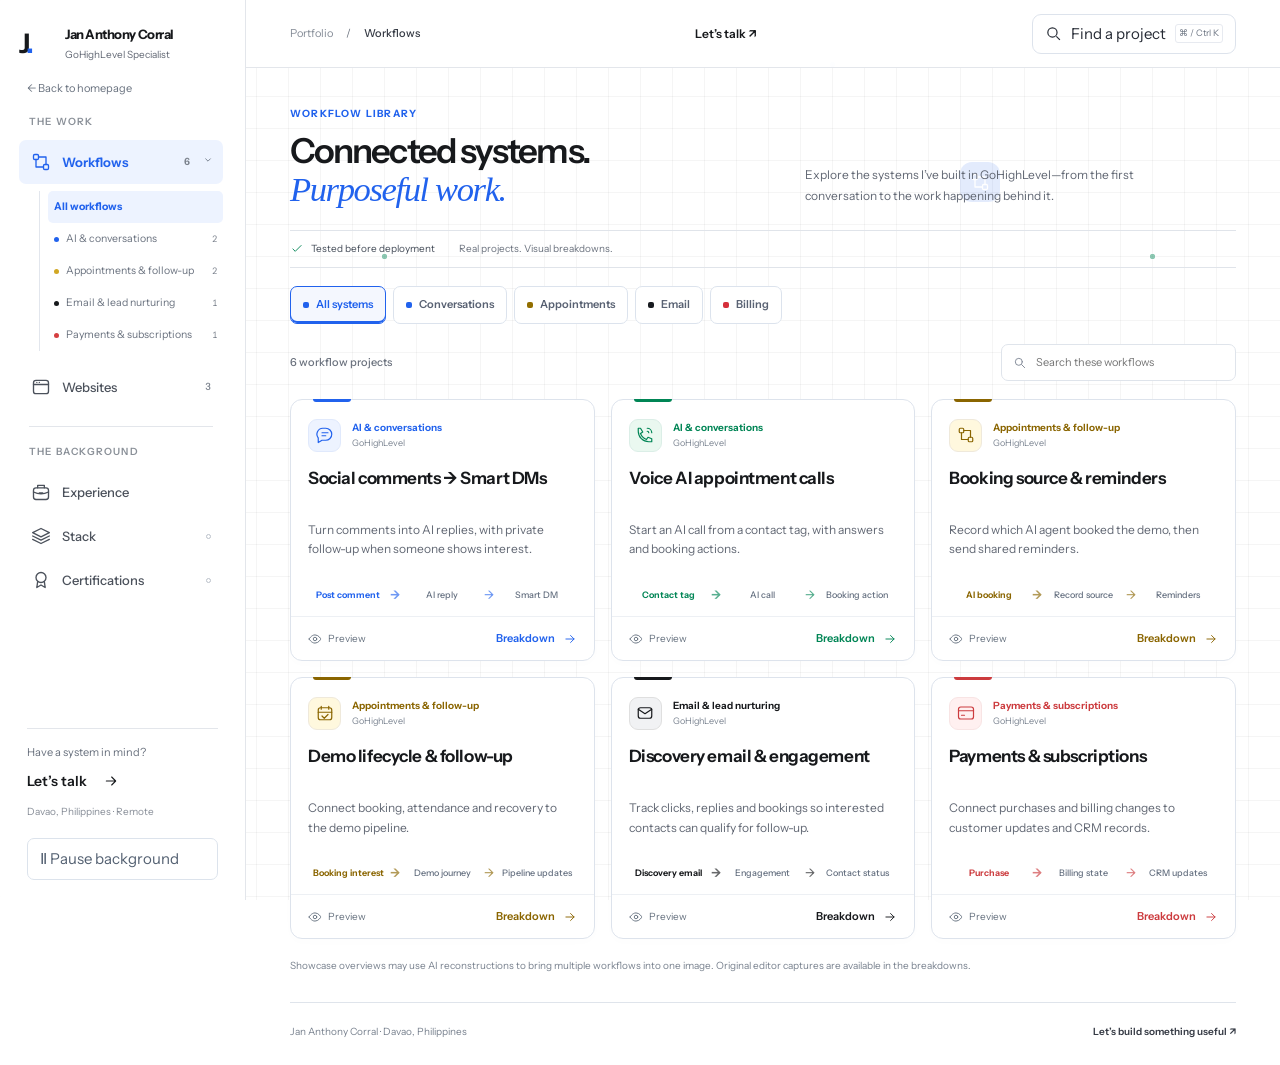
<file: gallery.html>
<!doctype html>
<html lang="en">
<head>
  <meta charset="UTF-8">
  <meta name="viewport" content="width=device-width, initial-scale=1.0">
  <meta name="description" content="Portfolio of Jan Anthony Corral, a GoHighLevel automation and operations specialist.">
  <title>Workflows · Work Library — Jan Anthony Corral</title>
  <link rel="preconnect" href="https://fonts.googleapis.com">
  <link rel="preconnect" href="https://fonts.gstatic.com" crossorigin>
  <link href="https://fonts.googleapis.com/css2?family=Instrument+Sans:ital,wght@0,400;0,500;0,600;0,700;1,500&display=swap" rel="stylesheet">
  <style>
    :root {
      --paper: #f4f3ef;
      --paper-2: #ebeae5;
      --ink: #172033;
      --muted: #697386;
      --line: #d4d8df;
      --blue: #2558d9;
      --blue-dark: #163a93;
      --blue-soft: #dfe8ff;
      --white: #fbfbf9;
      --navy: #101a2d;
      --radius: 18px;
      --max: 1180px;
    }

    * { box-sizing: border-box; }
    html { scroll-behavior: smooth; }
    body {
      margin: 0;
      background: var(--paper);
      color: var(--ink);
      font-family: "Instrument Sans", Arial, sans-serif;
      font-size: 17px;
      line-height: 1.6;
    }
    img, video { display: block; max-width: 100%; }
    a { color: inherit; text-decoration: none; }
    button { font: inherit; }
    :focus-visible { outline: 3px solid #7fa2ff; outline-offset: 4px; }

    .wrap { width: min(calc(100% - 40px), var(--max)); margin-inline: auto; }
    .nav-shell {
      position: sticky;
      top: 0;
      z-index: 20;
      background: rgba(244, 243, 239, .9);
      border-bottom: 1px solid rgba(23, 32, 51, .12);
      backdrop-filter: blur(14px);
    }
    nav {
      min-height: 72px;
      display: flex;
      align-items: center;
      justify-content: space-between;
      gap: 28px;
    }
    .wordmark { font-weight: 700; letter-spacing: -.02em; }
    .nav-links { display: flex; align-items: center; gap: 28px; font-size: .94rem; }
    .nav-links a { color: #475166; }
    .nav-links a:hover { color: var(--blue); }

    .hero {
      min-height: 72vh;
      padding: 112px 0 86px;
      display: grid;
      align-items: center;
      border-bottom: 1px solid var(--line);
    }
    .eyebrow {
      margin: 0 0 22px;
      color: var(--blue);
      font-size: .82rem;
      font-weight: 700;
      letter-spacing: .13em;
      text-transform: uppercase;
    }
    h1, h2, h3, p { margin-top: 0; }
    h1 {
      max-width: 940px;
      margin-bottom: 28px;
      font-size: clamp(3.25rem, 8vw, 7.35rem);
      line-height: .93;
      letter-spacing: -.065em;
      font-weight: 650;
    }
    .hero-copy {
      max-width: 720px;
      margin-bottom: 38px;
      color: #4f596d;
      font-size: clamp(1.08rem, 2vw, 1.35rem);
    }
    .actions { display: flex; flex-wrap: wrap; gap: 12px; }
    .button {
      display: inline-flex;
      min-height: 48px;
      padding: 11px 19px;
      align-items: center;
      justify-content: center;
      gap: 8px;
      border: 1px solid var(--ink);
      border-radius: 999px;
      background: var(--ink);
      color: white;
      font-weight: 600;
      cursor: pointer;
      transition: transform .2s ease, background .2s ease, color .2s ease;
    }
    .button:hover { transform: translateY(-2px); }
    .button.secondary { background: transparent; color: var(--ink); }
    .button.secondary:hover { background: var(--white); }

    section { padding: 112px 0; scroll-margin-top: 72px; }
    .section-head {
      display: grid;
      grid-template-columns: minmax(0, .75fr) minmax(300px, 1fr);
      gap: 60px;
      align-items: end;
      margin-bottom: 58px;
    }
    .section-number { color: var(--blue); font-size: .82rem; font-weight: 700; letter-spacing: .13em; }
    h2 { margin-bottom: 0; font-size: clamp(2.4rem, 5vw, 4.7rem); line-height: 1; letter-spacing: -.05em; }
    .section-intro { margin: 0; color: var(--muted); max-width: 610px; }

    .projects { display: grid; gap: 72px; }
    .project {
      border-top: 1px solid var(--ink);
      padding-top: 22px;
    }
    .project-meta {
      display: flex;
      justify-content: space-between;
      gap: 24px;
      margin-bottom: 18px;
      color: var(--muted);
      font-size: .9rem;
    }
    .media-frame {
      overflow: hidden;
      background: #dde1e9;
      border: 1px solid #c9ced8;
      border-radius: var(--radius);
      box-shadow: 0 22px 60px rgba(27, 40, 68, .11);
    }
    .browser-bar {
      height: 42px;
      display: flex;
      align-items: center;
      gap: 7px;
      padding: 0 15px;
      background: #e8eaf0;
      border-bottom: 1px solid #c9ced8;
    }
    .browser-bar span { width: 9px; height: 9px; border-radius: 50%; background: #aeb5c2; }
    .media-frame img { width: 100%; background: white; }
    .media-frame video { width: 100%; aspect-ratio: 16 / 9; object-fit: cover; background: #0c1423; }
    .project-copy {
      display: grid;
      grid-template-columns: minmax(260px, .85fr) minmax(320px, 1.15fr);
      gap: 64px;
      padding: 30px 0 0;
    }
    .project h3 { font-size: clamp(1.8rem, 3vw, 2.65rem); line-height: 1.08; letter-spacing: -.035em; }
    .project-summary { color: #4f596d; }
    .project-controls { display: flex; flex-wrap: wrap; gap: 12px; margin-top: 25px; }
    .text-button {
      display: inline-flex;
      align-items: center;
      gap: 8px;
      padding: 0 0 6px;
      border: 0;
      border-bottom: 1px solid currentColor;
      background: transparent;
      color: var(--blue-dark);
      font-weight: 650;
      cursor: pointer;
    }
    .text-button .arrow { transition: transform .25s ease; }
    .text-button[aria-expanded="true"] .arrow { transform: rotate(180deg); }
    .project-panel {
      display: grid;
      grid-template-rows: 0fr;
      margin-top: 0;
      opacity: 0;
      transition: grid-template-rows .42s ease, opacity .25s ease, margin-top .42s ease;
    }
    .project-panel.open { grid-template-rows: 1fr; margin-top: 34px; opacity: 1; }
    .panel-inner { overflow: hidden; }
    .panel-content {
      padding: 38px;
      background: var(--paper-2);
      border: 1px solid var(--line);
      border-radius: var(--radius);
      display: grid;
      grid-template-columns: repeat(3, 1fr);
      gap: 36px;
    }
    .panel-content h4 { margin: 0 0 10px; font-size: .82rem; color: var(--blue); letter-spacing: .1em; text-transform: uppercase; }
    .panel-content p, .panel-content li { color: #586174; font-size: .96rem; }
    .panel-content ul { margin: 0; padding-left: 1.1em; }

    .work-list { border-top: 1px solid var(--ink); }
    .work-row {
      display: grid;
      grid-template-columns: minmax(240px, .7fr) 1.3fr;
      gap: 60px;
      padding: 30px 0;
      border-bottom: 1px solid var(--line);
    }
    .work-row h3 { margin: 0; font-size: 1.25rem; }
    .work-row p { margin: 0; color: var(--muted); }

    .about { background: var(--navy); color: #f4f6fa; }
    .about .section-number { color: #85a9ff; }
    .about .section-intro { color: #abb5c8; }
    .about-grid { display: grid; grid-template-columns: .8fr 1.2fr; gap: 80px; }
    .about-copy { font-size: clamp(1.3rem, 2.5vw, 2rem); line-height: 1.35; letter-spacing: -.02em; }
    .about-detail { color: #abb5c8; }

    .contact { text-align: center; }
    .contact h2 { max-width: 850px; margin: 0 auto 25px; }
    .contact p { max-width: 620px; margin: 0 auto 34px; color: var(--muted); }
    .contact-placeholder { border-style: dashed; cursor: default; }
    footer {
      padding: 24px 0 38px;
      border-top: 1px solid var(--line);
      color: var(--muted);
      font-size: .88rem;
    }
    footer .wrap { display: flex; justify-content: space-between; gap: 20px; }

    @media (max-width: 760px) {
      .wrap { width: min(calc(100% - 28px), var(--max)); }
      .nav-links a:not(:last-child) { display: none; }
      .hero { min-height: auto; padding: 88px 0 68px; }
      h1 { font-size: clamp(3rem, 15vw, 4.7rem); }
      section { padding: 82px 0; }
      .section-head, .project-copy, .work-row, .about-grid { grid-template-columns: 1fr; gap: 22px; }
      .section-head { margin-bottom: 40px; }
      .projects { gap: 58px; }
      .panel-content { padding: 25px; grid-template-columns: 1fr; gap: 22px; }
      .project-meta { font-size: .8rem; }
      footer .wrap { flex-direction: column; }
    }

    @media (prefers-reduced-motion: reduce) {
      html { scroll-behavior: auto; }
      *, *::before, *::after { scroll-behavior: auto !important; transition: none !important; }
    }

    .lifecycle-caption {font-size:.94rem;color:var(--muted)}
    .lifecycle-breakdown {padding:38px;background:var(--white);border:1px solid var(--line);border-radius:var(--radius)}
    .lifecycle-intro h4 {font-size:1.8rem;letter-spacing:-.035em;line-height:1.2;margin:14px 0}
    .lifecycle-intro p,.flow-figure p {max-width:780px;color:var(--muted)}
    .flow-index {display:flex;flex-wrap:wrap;justify-content:flex-start;min-height:0;gap:10px;padding:10px 0 30px}
    .flow-index a {padding:8px 13px;border:1px solid var(--line);border-radius:999px;font-size:.85rem}
    .flow-index a:hover {background:var(--blue-soft);border-color:var(--blue)}
    .flow-figure {margin:0;padding:30px 0 36px;border-top:1px solid var(--line);scroll-margin-top:95px}
    .flow-figure h4 {font-size:1.3rem;margin:0 0 12px;letter-spacing:-.02em}
    .flow-figure figcaption {margin-bottom:22px}
    .flow-figure .text-button {font-size:.9rem}
    .flow-image {display:block;overflow:hidden;border:1px solid var(--line);border-radius:10px;background:#f7f8fa}
    .flow-image img {display:block;width:100%;height:auto;min-height:90px}
    .lifecycle-note {font-size:.83rem;color:var(--muted);margin:0;border-top:1px solid var(--line);padding-top:24px}
    @media(max-width:760px){.lifecycle-breakdown{padding:20px}.flow-index{gap:8px}.flow-figure{padding:24px 0}.lifecycle-intro h4{font-size:1.5rem}}
  
    /* Homepage layout */
    .hero{min-height:0;padding:64px 0 58px;overflow:hidden}
    .hero-layout{display:grid;grid-template-columns:1.5fr 1fr;align-items:center;gap:40px}
    .hero-name{font-size:1.1rem;color:var(--blue-dark);font-weight:600;margin-bottom:20px}
    h1{font-size:clamp(2.7rem,5.2vw,4.5rem);line-height:1.04;letter-spacing:-.055em;margin-bottom:20px}
    .hero-copy{font-size:1.12rem;max-width:530px;margin-bottom:28px}
    .hero-art{height:285px;position:relative;isolation:isolate}
    .shape{position:absolute;width:65%;height:76%;border-radius:42px}
    .shape-one{background:#73baff;transform:rotate(-12deg);left:0;top:30px}
    .shape-two{background:#2558d9;transform:rotate(9deg);left:22%;top:5px}
    .shape-three{background:#173c96;left:37%;top:58px;border-radius:42px 42px 90px 42px}
    section{padding:64px 0}
    h2{font-size:clamp(2rem,3.5vw,3rem);line-height:1.1}
    .compact-section{display:grid;grid-template-columns:1fr 2fr;gap:50px;align-items:start}
    .compact-section p{max-width:750px;margin:0;font-size:1.08rem}
    .introduction{padding:38px 0;border-bottom:1px solid var(--line)}
    .about{padding:38px 0;background:#e8edf6;color:var(--ink)}
    .about p{color:#4f596d}
    .section-head{margin-bottom:34px;gap:36px;grid-template-columns:1fr 1.2fr}
    .group-title{font-size:1.25rem;font-weight:600;margin:0 0 18px}
    .website-heading{margin-top:46px}
    .project-grid{display:grid;gap:22px;align-items:stretch}
    .workflows{grid-template-columns:repeat(3,minmax(0,1fr))}
    .websites{grid-template-columns:repeat(2,minmax(0,1fr))}
    .project{min-width:0;border:1px solid var(--line);padding:16px;background:var(--white);border-radius:20px;display:flex;flex-direction:column;scroll-margin-top:95px}
    .project-meta{font-size:.75rem;gap:10px;min-height:25px;margin-bottom:12px;flex-wrap:wrap}
    .media-frame{box-shadow:none;border:1px solid #e0e4ec;border-radius:12px;background:#f0f3f8;aspect-ratio:16/10;display:flex;align-items:center;justify-content:center}
    .media-frame img{width:100%;height:100%;object-fit:contain;background:#f0f3f8}
    .media-frame video{width:100%;height:100%;object-fit:contain;aspect-ratio:auto;background:#f0f3f8}
    .browser-bar{display:none}
    .project-copy{display:flex;flex-direction:column;gap:0;padding-top:22px;flex:1}
    .project-copy>div{display:flex;flex-direction:column;flex:1}
    .project h3{font-size:1.35rem;line-height:1.22;letter-spacing:-.025em;margin-bottom:14px}
    .project-summary{font-size:.95rem;margin-bottom:18px}
    .project-controls{margin-top:auto;padding-top:10px;gap:16px;font-size:.88rem}
    .media-note{font-size:.73rem;line-height:1.5;color:var(--muted)}
    .placeholder{background:transparent;border-style:dashed}
    .placeholder-media{border-style:dashed;color:var(--muted);font-size:.9rem;width:100%}
    .placeholder .project-copy{opacity:.8}
    .project-panel{grid-column:1/-1}
    .tools-list{display:grid;grid-template-columns:repeat(3,1fr);gap:35px;border-top:1px solid var(--line);padding-top:25px}
    .tools-list h3{font-size:1.1rem;margin:0 0 8px}
    .tools-list p{font-size:.97rem;color:var(--muted);margin:0}
    #tools{border-top:1px solid var(--line)}
    .contact{background:#e7edf9}
    .contact h2{margin-bottom:20px}
    .contact-pending{font-size:.9rem;color:var(--muted)}
    @media(max-width:900px){.workflows{gap:14px}.project{padding:13px}.project h3{font-size:1.2rem}.hero-layout{grid-template-columns:1.6fr 1fr}.hero-art{height:230px}}
    @media(max-width:760px){.hero{padding:40px 0}.hero-layout{grid-template-columns:1fr;gap:20px}.hero-art{display:none}.hero-copy{font-size:1rem}.compact-section{grid-template-columns:1fr;gap:16px}.section-head{grid-template-columns:1fr;gap:15px}.workflows,.websites,.tools-list{grid-template-columns:1fr}.project{padding:18px}.project h3{font-size:1.5rem}.project-summary{font-size:1rem}section{padding:44px 0}.nav-links{gap:12px;font-size:.85rem}.nav-links a:not(:last-child){display:block}.nav-links a[href="index.html#tools"],.nav-links a[href="index.html#about"]{display:none}.wordmark{font-size:.9rem}.nav-shell nav{gap:15px;min-height:64px}.tools-list{gap:24px}.project-panel.open{margin-top:22px}}

    .source-breakdown{padding:32px;background:var(--white);border:1px solid var(--line);border-radius:18px}
    .source-breakdown>h3{font-size:1.7rem;margin:0 0 12px;letter-spacing:-.025em}
    .source-intro{color:var(--muted);max-width:800px;margin-bottom:30px}
    .source-paths{display:grid;grid-template-columns:1fr 1fr;gap:32px}
    .source-path{min-width:0;padding:20px 20px 0;border:1px solid var(--line);border-bottom:0;border-radius:12px 12px 0 0;background:#f5f7fb}
    .source-path h4{font-size:1.25rem;color:var(--blue-dark);margin:0 0 24px}
    .source-path h5{font-size:1rem;margin:0 0 12px}
    .source-path p,.source-shared p{font-size:.94rem;color:#566176}
    .source-shot{display:block;border:1px solid var(--line);border-radius:8px;overflow:hidden;background:white}
    .source-shot img{display:block;width:100%;height:auto}
    .source-arrow{text-align:center;color:var(--blue-dark);font-size:.84rem;padding:18px 0}
    .source-arrow span{display:block;font-size:1.7rem;line-height:1.2;margin-bottom:6px}
    .source-merge{height:30px;border:solid #8596b5;border-width:0 2px 2px;width:calc(50% + 16px);margin:auto;position:relative}
    .source-merge:after{content:'↓';position:absolute;left:50%;top:24px;transform:translateX(-50%);font-size:26px;color:#63769a}
    .source-shared{margin-top:45px;padding:24px;background:#eef3fb;border:1px solid #ccd7ec;border-radius:12px}
    .source-shared h4{font-size:1.2rem;margin:0 0 12px}
    @media(max-width:760px){.source-breakdown{padding:18px}.source-paths{grid-template-columns:1fr;gap:22px}.source-path{border-bottom:1px solid var(--line);border-radius:12px;padding:16px}.source-merge{width:0;border-width:0 0 0 2px;height:20px}.source-shared{padding:16px}.source-merge:after{top:10px}.source-shared{margin-top:26px}}

    body.modal-open{overflow:hidden}
    .project-panel{display:none!important}
    dialog{border:1px solid var(--line);border-radius:18px;padding:0;background:var(--paper);color:var(--ink);box-shadow:0 22px 90px #101a2d55}
    dialog::backdrop{background:rgba(16,26,45,.58);backdrop-filter:blur(3px)}
    .breakdown-dialog{width:min(1100px,calc(100vw - 56px));max-width:none;max-height:85dvh;overflow:auto;overscroll-behavior:contain}
    .dialog-heading{position:sticky;top:0;z-index:2;display:flex;align-items:center;justify-content:space-between;gap:20px;padding:20px 26px;background:var(--paper);border-bottom:1px solid var(--line)}
    .dialog-heading h2{font-size:1.35rem;line-height:1.3;letter-spacing:-.025em;margin:0}
    .dialog-x,.zoom-controls button{border:1px solid var(--line);background:var(--white);border-radius:8px;min-width:40px;min-height:40px;cursor:pointer;color:var(--ink);font-size:1.15rem}
    .dialog-x{flex-shrink:0;font-size:1.6rem}
    .breakdown-body{padding:24px}
    .breakdown-body .project-panel{display:block!important;opacity:1;margin:0;transition:none}
    .dialog-footer{padding:18px 24px 24px;text-align:center;border-top:1px solid var(--line)}
    .breakdown-body .flow-figure{scroll-margin-top:90px}
    .showcase-zoom{padding:0;cursor:zoom-in;position:relative;width:100%;font:inherit;color:inherit}
    .zoom-hint{position:absolute;bottom:8px;right:8px;background:#fbfbf9ed;color:#163a93;border:1px solid #d4d8df;border-radius:6px;padding:3px 8px;font-size:.72rem}
    .image-dialog{width:min(1400px,calc(100vw - 48px));max-width:none;height:85dvh;max-height:90dvh;overflow:hidden;background:#eff2f7}
    .image-dialog[open]{display:flex;flex-direction:column}
    .image-toolbar{display:flex;align-items:center;justify-content:space-between;gap:12px;padding:12px 18px;background:var(--white);border-bottom:1px solid var(--line)}
    .image-toolbar h2{font-size:1rem;letter-spacing:0;margin:0}
    .zoom-controls{display:flex;gap:8px;align-items:center;flex-shrink:0}
    .zoom-controls output{font-size:.85rem;min-width:42px;text-align:center}
    .image-help{font-size:.8rem;color:var(--muted);margin:8px 18px}
    .image-stage{flex:1;min-height:0;overflow:auto;padding:16px;cursor:grab;overscroll-behavior:contain;touch-action:pan-x pan-y}
    .image-stage.dragging{cursor:grabbing;user-select:none}
    .preview-image{display:block;max-width:none!important;margin:auto;object-fit:contain;user-select:none;-webkit-user-drag:none}
    @media(max-width:760px){.breakdown-dialog{width:calc(100vw - 24px);max-height:88dvh}.dialog-heading{padding:14px 16px}.dialog-heading h2{font-size:1.1rem}.breakdown-body{padding:12px}.breakdown-body .panel-content{grid-template-columns:1fr}.image-dialog{width:calc(100vw - 20px)}.image-toolbar{flex-wrap:wrap;padding:10px}.image-toolbar h2{font-size:.9rem}.zoom-controls{gap:5px}.image-help{margin:6px 10px}.source-paths{grid-template-columns:1fr}}

    @keyframes popup-enter{from{opacity:0;transform:translateY(10px) scale(.99)}to{opacity:1;transform:translateY(0) scale(1)}}
    @keyframes backdrop-enter{from{opacity:0}to{opacity:1}}
    dialog[open]{animation:popup-enter .38s cubic-bezier(.16,1,.3,1) both}
    dialog[open]::backdrop{animation:backdrop-enter .32s ease-out both}
    @media(prefers-reduced-motion:reduce){dialog[open],dialog[open]::backdrop{animation:none}}
  
    .workflow-disclosure{margin:-6px 0 24px;max-width:820px;color:var(--muted);font-size:.85rem;line-height:1.6}
    @keyframes popup-exit{from{opacity:1;transform:translateY(0) scale(1)}to{opacity:0;transform:translateY(5px) scale(.995)}}
    @keyframes backdrop-exit{from{opacity:1}to{opacity:0}}
    dialog[open].is-closing{animation:popup-exit .18s ease-in both;pointer-events:none}
    dialog[open].is-closing::backdrop{animation:backdrop-exit .18s ease-in both}
    @media(prefers-reduced-motion:reduce){dialog[open].is-closing,dialog[open].is-closing::backdrop{animation:none}}
  .contact-email{display:inline-flex;align-items:center;gap:8px;color:var(--muted);font-weight:400;font-size:14px;text-decoration:none;background:none;border:0;padding:0;transition:color 180ms ease}.contact-email svg{flex-shrink:0;width:16px;height:16px}.contact-email:hover,.contact-email:hover span{color:#2563eb;text-decoration:none}.contact-email:focus-visible{outline:2px solid currentColor;outline-offset:6px}
.compact-lifecycle{display:grid;grid-template-columns:repeat(2,minmax(0,1fr));gap:24px;padding:24px}
.compact-lifecycle .flow-figure{padding:0;border:0;min-width:0}
.compact-lifecycle #flow-full{grid-column:1/-1}
.compact-lifecycle .flow-figure h4{font-size:1.05rem;margin:0 0 8px}
.compact-lifecycle .flow-figure p{font-size:.9rem;line-height:1.6;margin:0}
.compact-lifecycle .flow-figure figcaption{margin-bottom:12px}
.compact-lifecycle .flow-image img{height:120px;min-height:0;object-fit:contain}
.compact-lifecycle #flow-full .flow-image img{height:160px}
@media(max-width:700px){.compact-lifecycle{grid-template-columns:1fr;padding:18px;gap:22px}}
nav .nav-contact{display:inline-flex;align-items:center;gap:8px;padding:11px 18px;border-radius:999px;background:#172033;color:#fff;font-weight:600;text-decoration:none;white-space:nowrap;transition:background 180ms ease}nav .nav-contact:hover{background:#2563eb;color:#fff;text-decoration:none}nav .nav-contact svg{flex-shrink:0}.payments-breakdown{padding:24px}.payments-breakdown>h3{font-size:1.3rem;margin:0 0 12px}.payments-breakdown h4{font-size:1.05rem;margin:24px 0 8px}.payments-breakdown p{font-size:.9rem;color:var(--muted);line-height:1.6}.payments-breakdown>.flow-image img{height:240px;object-fit:contain}.payment-grid{display:grid;grid-template-columns:repeat(2,minmax(0,1fr));gap:22px}.payment-grid figure{margin:0;min-width:0}.payment-grid .flow-image img{height:200px;min-height:0;object-fit:contain}.payment-grid figcaption{font-size:.9rem;margin:14px 0 8px}.payment-plans summary{cursor:pointer;color:var(--blue);font-size:.9rem;padding:10px 0}.payment-note{margin:22px 0 0;font-size:.8rem!important}@media(max-width:700px){.payment-grid{grid-template-columns:1fr}.payments-breakdown{padding:18px}}.hero-portrait{position:relative;width:100%;max-width:470px;justify-self:center;align-self:end;line-height:0;background:none;border:0;isolation:isolate}.hero-portrait img{display:block;width:100%;height:auto;position:relative}.portrait-water{position:absolute;inset:0;width:100%;height:100%;pointer-events:none}.hero-layout{align-items:center}.hero-portrait img{mask-image:linear-gradient(to bottom,#000 0%,#000 91%,transparent 100%)}.hero-portrait .portrait-water{inset:-12%;width:124%;height:124%;z-index:2;}@media(max-width:760px){.hero-portrait{max-width:330px;margin:12px auto 0}}
#tools .section-head{margin-bottom:28px}.tool-group{display:grid;grid-template-columns:150px 1fr;gap:26px;border-top:1px solid var(--line,#d1d8e2);padding:28px 0}.tool-group:last-child{padding-bottom:0}.tool-group>h3{font-size:.85rem;font-weight:600;color:var(--muted);margin:3px 0}.tool-collection{display:grid;grid-template-columns:repeat(3,minmax(0,1fr));gap:30px}.tool-item{position:relative;padding:0 0 14px;min-width:0}.tool-item:after{content:'';position:absolute;left:0;bottom:0;width:30px;height:2px;background:#2563eb;transform:scaleX(0);transform-origin:left;transition:transform .2s}.tool-item:hover:after,.tool-item:focus-within:after{transform:scaleX(1)}.tool-logo{height:30px;display:flex;align-items:center;color:#172033;margin-bottom:15px;transition:color .2s}.tool-item:hover .tool-logo{color:#2563eb}.tool-monogram{font-size:16px;font-weight:800;letter-spacing:-1px}.tool-item h4{font-size:1rem;margin:0 0 9px}.tool-item p{font-size:.9rem;line-height:1.65;color:var(--muted);margin:0}.tool-work-link{display:inline-block;margin-top:13px;font-size:.82rem;font-weight:600;color:var(--blue);text-decoration:none}.tool-work-link:hover{color:#2563eb}@media(max-width:800px){.tool-group{grid-template-columns:1fr;gap:20px}.tool-collection{gap:22px}}@media(max-width:560px){.tool-collection{grid-template-columns:1fr}.tool-item{padding-left:42px}.tool-logo{position:absolute;left:0;top:0}.tool-item:after{left:42px}.tool-group{padding:24px 0}.tool-item h4{margin-bottom:5px}}

/* Draw directly on the existing pill edge after color inversion. */
.actions .button,nav .nav-contact{position:relative;overflow:visible;isolation:isolate;transition:transform .25s ease,background .25s ease,color .25s ease;border:1px solid var(--ink)}
.cta-ring{position:absolute;inset:-1px;width:calc(100% + 2px);height:calc(100% + 2px);overflow:visible;pointer-events:none}
.cta-ring rect{fill:none;stroke-width:1;vector-effect:non-scaling-stroke}
.cta-ring-track{display:none}
.cta-ring-draw{stroke:currentColor;stroke-dasharray:1;stroke-dashoffset:1;transition:stroke-dashoffset .5s cubic-bezier(.7,0,.3,1),filter .25s}
.actions .button:is(:hover,:focus-visible),nav .nav-contact:is(:hover,:focus-visible){transform:scale(1.045);background:var(--white);color:var(--ink);border-color:transparent}
.actions .button.secondary:is(:hover,:focus-visible){background:var(--ink);color:var(--white);border-color:transparent}
.actions .button:is(:hover,:focus-visible) .cta-ring-draw,nav .nav-contact:is(:hover,:focus-visible) .cta-ring-draw{stroke-dashoffset:0;stroke-width:1.6;filter:drop-shadow(0 0 1.5px #2563eb45);transition-delay:.12s}
@media(prefers-reduced-motion:reduce){.actions .button,nav .nav-contact,.cta-ring rect{transition:none!important;transform:none!important}}

.hero-portrait{overflow:hidden;perspective:none;outline-offset:5px}
.hero-portrait img{transform:scale(.9);transform-origin:50% 100%;transition:transform .6s cubic-bezier(.2,.7,.3,1)}
.hero-portrait:after{content:"";position:absolute;inset:-30%;z-index:2;background:linear-gradient(90deg,transparent 35%,#fbfbf960 50%,transparent 65%);transform:translateX(-100%) rotate(25deg);pointer-events:none}
.portrait-caption{position:absolute;right:7%;bottom:9%;z-index:3;line-height:1.5;text-align:right;color:#fbfbf9;border-right:3px solid #fbfbf9;padding:6px 12px;opacity:0;transform:translateX(12px);transition:opacity .35s,transform .35s;text-shadow:0 1px 6px #172033}
.portrait-caption strong,.portrait-caption span{display:block}.portrait-caption strong{font-size:16px}.portrait-caption span{font-size:13px}
.hero-portrait:is(:hover,:focus-visible) img{transform:scale(1)}
.hero-portrait:is(:hover,:focus-visible):after{transform:translateX(100%) rotate(25deg);transition:transform .75s ease}
.hero-portrait:is(:hover,:focus-visible) .portrait-caption{opacity:1;transform:translateX(0);transition-delay:.15s}
@media(hover:none){.portrait-caption{opacity:1;transform:none}}
@media(prefers-reduced-motion:reduce){.hero-portrait img{transform:scale(.9)!important;transition:none}.hero-portrait:after{display:none}.portrait-caption{transition:none}}

.gallery-home-link{padding-top:32px}.gallery-intro{padding:64px 0 28px}.gallery-intro h1{font-size:clamp(2.8rem,6vw,5rem);margin:12px 0 20px}.gallery-intro p{max-width:670px;color:var(--muted);font-size:1.1rem;line-height:1.7}.eyebrow{font-size:.8rem;letter-spacing:.12em;text-transform:uppercase;color:var(--blue)}.gallery-jump{padding:32px 0 56px;text-align:center;border-bottom:1px solid var(--line)}.gallery-jump a{font-size:clamp(1.3rem,3vw,2rem);font-weight:600;text-decoration:none;color:var(--ink)}.gallery-jump a:hover{color:var(--blue)}.gallery-jump p{color:var(--muted);margin:12px 0 0}.gallery-filter{display:flex;flex-wrap:wrap;gap:10px;margin:24px 0 18px}.gallery-filter button{font:inherit;font-size:.9rem;cursor:pointer;background:transparent;border:1px solid var(--line);border-radius:999px;padding:10px 17px;color:var(--ink)}.gallery-filter button[aria-pressed="true"]{background:var(--ink);border-color:var(--ink);color:white}.gallery-filter button:hover{border-color:var(--blue)}.collection-count{color:var(--muted);font-size:.85rem;margin-bottom:24px}.collection-grid{grid-template-columns:repeat(3,minmax(0,1fr))}.collection-grid [hidden]{display:none!important}.new-breakdown .flow-image{display:block;margin:20px 0 30px}.new-breakdown .flow-image img{width:100%;height:auto!important;max-height:440px;object-fit:contain}.gallery-page #work{padding-top:32px}.gallery-page .workflow-disclosure{max-width:850px}.gallery-page #collection{scroll-margin-top:85px}a:focus-visible,button:focus-visible{outline:2px solid #2558d9;outline-offset:4px}@media(max-width:900px){.collection-grid{grid-template-columns:repeat(2,minmax(0,1fr))}}@media(max-width:600px){.collection-grid{grid-template-columns:1fr}.gallery-intro{padding-top:36px}.nav-links{gap:9px!important}.nav-links a[href="index.html#work"],.nav-links a[href="index.html#work"]{display:none!important}}

.gallery-page #work .project-grid{grid-template-columns:1fr;gap:12px}
.gallery-page #work .project{display:grid;grid-template-columns:155px minmax(0,1fr) 205px;column-gap:24px;align-items:center;padding:16px}
.gallery-page #work .project-meta{grid-column:2;margin-bottom:5px;min-height:0}
.gallery-page #work .media-frame{grid-column:1;grid-row:1/4;aspect-ratio:16/10}
.gallery-page #work .project-copy,.gallery-page #work .project-copy>div{display:contents}
.gallery-page #work .project h3{grid-column:2;grid-row:2;font-size:1.15rem;margin:0 0 8px}
.gallery-page #work .project-summary{grid-column:2;grid-row:3;font-size:.88rem;line-height:1.55;margin:0}
.gallery-page #work .project-controls{grid-column:3;grid-row:1/4;display:flex;flex-direction:column;align-items:flex-start;justify-content:center;margin:0;padding:0;gap:12px;font-size:.8rem}
.collection-group{margin-top:36px}.collection-group[hidden]{display:none}.collection-group>h3{font-size:1.4rem;margin:0 0 8px}.collection-group-intro{color:var(--muted);margin:0 0 20px;font-size:.95rem}
@media(max-width:760px){.gallery-page #work .project{grid-template-columns:105px minmax(0,1fr);gap:0 16px}.gallery-page #work .project-controls{grid-column:2;grid-row:4;margin-top:12px}.gallery-page #work .project h3{font-size:1rem}.gallery-page #work .project-summary{font-size:.85rem}.gallery-page #work .media-frame{align-self:start}.gallery-page #work .project-meta{font-size:.65rem}}
@media(max-width:420px){.gallery-page #work .project{grid-template-columns:1fr}.gallery-page #work .media-frame{grid-column:1;grid-row:1;width:120px;margin-bottom:12px}.gallery-page #work .project-meta{grid-column:1;grid-row:2}.gallery-page #work .project h3{grid-column:1;grid-row:3}.gallery-page #work .project-summary{grid-column:1;grid-row:4}.gallery-page #work .project-controls{grid-column:1;grid-row:5}}

.collection-group>h3{font-size:2rem;padding-bottom:14px;border-bottom:1px solid var(--line)}.work-subgroup{margin-top:28px}.work-subgroup>h4{font-size:1.12rem;margin:0 0 16px;color:var(--ink)}.collection-group+.collection-group{margin-top:52px}

/* Compact responsive layouts, with comfortable touch targets. */
@media(max-width:760px){
 body{font-size:15px;line-height:1.55}
 .wrap{width:calc(100% - 32px)}
 .nav-shell nav{min-height:60px;gap:10px}
 .wordmark{font-size:.82rem;white-space:nowrap}
 .nav-links{gap:10px!important;font-size:.8rem}
 .nav-links a[href="#work"],.nav-links a[href="index.html#work"],.nav-links a[href="#tools"],.nav-links a[href="#about"]{display:none!important}
 nav .nav-contact{min-height:44px;padding:9px 13px;font-size:.8rem}
 section,body:not(.gallery-page) main>section{padding-block:30px;scroll-margin-top:64px}
 body:not(.gallery-page) main>.hero{padding-block:28px}
 .hero-layout{gap:12px}
 h1{font-size:clamp(2rem,8vw,3.2rem);line-height:1.06;letter-spacing:-.045em;margin-bottom:18px}
 .hero-copy{font-size:.94rem;line-height:1.6;margin-bottom:20px}
 .hero-portrait{max-width:235px;margin:0 auto}
 h2,body:not(.gallery-page) #work h2{font-size:1.8rem;line-height:1.12}
 .section-head{gap:10px;margin-bottom:20px}
 .section-intro,.compact-section p{font-size:.9rem;line-height:1.6}
 .actions{gap:9px}.actions .button,.gallery-cta{min-height:44px;font-size:.85rem;padding:11px 16px}
 .project-grid,body:not(.gallery-page) #work .project-grid{gap:14px}
 .project,.gallery-page #work .project{padding:13px;border-radius:14px;min-width:0}
 .project h3,body:not(.gallery-page) #work .project h3{font-size:1.08rem;line-height:1.3;margin-bottom:8px}
 .project-summary,body:not(.gallery-page) #work .project-summary{font-size:.88rem;line-height:1.55;margin-bottom:8px}
 .project-meta{font-size:.7rem;gap:10px;min-height:0;margin-bottom:10px}
 .project-meta span{min-width:0}
 .project-controls{gap:8px 14px;flex-wrap:wrap}
 .text-button{min-height:44px;display:inline-flex;align-items:center;font-size:.8rem}
 .collection-grid .media-frame{aspect-ratio:16/9;max-height:190px}
 body:not(.gallery-page) #work .workflows .media-frame{height:150px;aspect-ratio:auto}
 body:not(.gallery-page) #work .websites .media-frame{aspect-ratio:16/9;max-height:190px}
 .gallery-intro{padding:30px 0 16px}.gallery-intro h1{font-size:2.4rem;margin:10px 0 14px}
 .gallery-intro p{font-size:.94rem;line-height:1.6}.eyebrow{font-size:.68rem;letter-spacing:.08em}
 .gallery-page #work{padding-top:20px}.gallery-jump{padding:22px 0 28px}.gallery-jump a{font-size:1.2rem}.gallery-jump p{font-size:.85rem}
 .collection-group{margin-top:24px}.collection-group+.collection-group{margin-top:30px}.collection-group>h3{font-size:1.5rem;padding-bottom:10px}
 .collection-group-intro{font-size:.88rem;margin-bottom:16px}.gallery-filter{gap:8px;margin:18px 0 12px}.gallery-filter button{min-height:44px;font-size:.82rem;padding:8px 13px}.collection-count{margin-bottom:16px}
 .gallery-page #work .project{grid-template-columns:80px minmax(0,1fr);gap:0 12px}
 .gallery-page #work .media-frame{grid-column:1;grid-row:1/4;width:80px;margin:0;aspect-ratio:1}
 .gallery-page #work .project-meta{grid-column:2;grid-row:1;font-size:.65rem;flex-wrap:wrap;gap:2px 8px}
 .gallery-page #work .project h3{grid-column:2;grid-row:2;font-size:1rem}
 .gallery-page #work .project-summary{grid-column:1/-1;grid-row:4;font-size:.85rem;margin-top:10px}
 .gallery-page #work .project-controls{grid-column:1/-1;grid-row:5;flex-direction:row;flex-wrap:wrap;gap:6px 14px;margin-top:4px}
 #tools .section-head{margin-bottom:20px}.tool-group{padding:20px 0;gap:14px}.tool-collection{gap:16px}.tool-item{padding-bottom:4px}.tool-item h4{font-size:.92rem}.tool-item p{font-size:.85rem;line-height:1.55}
 .contact p{font-size:.9rem}.contact-email{font-size:clamp(.85rem,4vw,1.1rem);overflow-wrap:anywhere;gap:8px}.contact-email svg{flex-shrink:0}
 .breakdown-dialog{width:calc(100vw - 16px);max-height:92dvh}.dialog-heading{padding:12px}.dialog-heading h2{font-size:1rem;line-height:1.3}.dialog-x{min-width:44px;min-height:44px}
 .breakdown-body{padding:4px}.payments-breakdown,.lifecycle-breakdown,.compact-lifecycle,.source-breakdown{padding:14px}
 .payments-breakdown>h3{font-size:1.08rem;line-height:1.35}.payments-breakdown p,.flow-figure p{font-size:.85rem;line-height:1.6}.flow-figure{padding:16px 0}
 .new-breakdown .flow-image{margin:14px 0 20px}.payments-breakdown>.flow-image img{height:170px}.payment-grid .flow-image img{height:160px}
 .image-dialog{width:calc(100vw - 12px)}.image-toolbar{gap:8px}.image-toolbar h2{font-size:.85rem}.zoom-controls button{min-width:40px;min-height:44px}.image-help{font-size:.72rem}
 footer{font-size:.78rem;padding:24px 0}
}
@media(max-width:360px){.wrap{width:calc(100% - 24px)}.wordmark{font-size:.75rem}.nav-links{gap:7px!important}nav .nav-contact{padding-inline:10px}.nav-contact svg{display:none}.project-meta{flex-wrap:wrap}.gallery-page #work .project{grid-template-columns:64px minmax(0,1fr)}.gallery-page #work .media-frame{width:64px}}
</style>

<link rel="stylesheet" href="assets/gallery-studio.css?v=1">

<link rel="stylesheet" href="assets/gallery-compact-v1.css"><link rel="stylesheet" href="assets/gallery-card-previews-v2.css"><link rel="stylesheet" href="assets/project-breakdowns-v1.css">
<link rel="stylesheet" href="assets/mobile-refinement-v1.css">
<link rel="stylesheet" href="assets/portfolio-navigation-v1.css">
</head><body class="gallery-studio" data-tone="blue">
<a class="g-skip" href="#library">Skip to projects</a>
<div class="g-atmosphere" aria-hidden="true"><div class="g-grid"></div><span class="g-float float-a"><svg viewBox="0 0 24 24" fill="none" stroke="currentColor" stroke-width="1.6" stroke-linecap="round" stroke-linejoin="round" aria-hidden="true"><rect x="3" y="3" width="6" height="6" rx="1.5"/><rect x="15" y="15" width="6" height="6" rx="1.5"/><path d="M6 9v9h9M9 6h9v9"/></svg></span><span class="g-float float-b"><svg viewBox="0 0 24 24" fill="none" stroke="currentColor" stroke-width="1.6" stroke-linecap="round" stroke-linejoin="round" aria-hidden="true"><rect x="3" y="4" width="18" height="16" rx="3"/><path d="M3 9h18M7 6.5h.01M10 6.5h.01"/></svg></span></div>
<div class="g-shade" hidden></div>
<aside class="g-sidebar" id="gallery-navigation" aria-label="Gallery navigation">
<div class="g-identity"><a class="g-home" href="index.html"><span class="g-monogram">J<span>.</span></span><span><strong>Jan Anthony Corral</strong><small>GoHighLevel Specialist</small></span></a><button class="g-close-nav g-icon-button" aria-label="Close navigation"><svg viewBox="0 0 24 24" fill="none" stroke="currentColor" stroke-width="1.6" stroke-linecap="round" stroke-linejoin="round" aria-hidden="true"><path d="m6 6 12 12M6 18 18 6"/></svg></button></div>
<a class="g-home-link" href="index.html">← Back to homepage</a>
<nav class="g-navigation" aria-label="Explore the work"><p class="g-nav-heading">The work</p>
<div class="g-workflow-group"><div class="g-parent"><a href="#workflows" data-route="workflows"><svg viewBox="0 0 24 24" fill="none" stroke="currentColor" stroke-width="1.6" stroke-linecap="round" stroke-linejoin="round" aria-hidden="true"><rect x="3" y="3" width="6" height="6" rx="1.5"/><rect x="15" y="15" width="6" height="6" rx="1.5"/><path d="M6 9v9h9M9 6h9v9"/></svg><span>Workflows</span><span class="g-count">6</span></a><button class="g-category-toggle" aria-label="Toggle workflow categories" aria-expanded="true" aria-controls="workflow-categories"><svg viewBox="0 0 24 24" fill="none" stroke="currentColor" stroke-width="1.6" stroke-linecap="round" stroke-linejoin="round" aria-hidden="true"><path d="m8 10 4 4 4-4"/></svg></button></div>
<div class="g-subnav" id="workflow-categories"><a href="#workflows" data-route="workflows">All workflows</a><a href="#ai" data-route="ai"><span class="g-nav-dot dot-ai"></span>AI & conversations<span class="g-count">2</span></a><a href="#appointments" data-route="appointments"><span class="g-nav-dot dot-appointments"></span>Appointments & follow-up<span class="g-count">2</span></a><a href="#email" data-route="email"><span class="g-nav-dot dot-email"></span>Email & lead nurturing<span class="g-count">1</span></a><a href="#payments" data-route="payments"><span class="g-nav-dot dot-payments"></span>Payments & subscriptions<span class="g-count">1</span></a></div></div>
<a href="#websites" data-route="websites"><svg viewBox="0 0 24 24" fill="none" stroke="currentColor" stroke-width="1.6" stroke-linecap="round" stroke-linejoin="round" aria-hidden="true"><rect x="3" y="4" width="18" height="16" rx="3"/><path d="M3 9h18M7 6.5h.01M10 6.5h.01"/></svg><span>Websites</span><span class="g-count">3</span></a>
<p class="g-nav-heading g-nav-divider">The background</p>
<a href="#experience" data-route="experience"><svg viewBox="0 0 24 24" fill="none" stroke="currentColor" stroke-width="1.6" stroke-linecap="round" stroke-linejoin="round" aria-hidden="true"><rect x="3" y="7" width="18" height="14" rx="3"/><path d="M8 7V4h8v3M3 12c6 3 12 3 18 0M10 13h4"/></svg><span>Experience</span></a>
<a href="#stack" data-route="stack"><svg viewBox="0 0 24 24" fill="none" stroke="currentColor" stroke-width="1.6" stroke-linecap="round" stroke-linejoin="round" aria-hidden="true"><path d="m12 3 10 5-10 5L2 8l10-5ZM2 12l10 5 10-5M2 16l10 5 10-5"/></svg><span>Stack</span><span class="g-empty-dot" title="Nothing listed yet"></span></a>
<a href="#certifications" data-route="certifications"><svg viewBox="0 0 24 24" fill="none" stroke="currentColor" stroke-width="1.6" stroke-linecap="round" stroke-linejoin="round" aria-hidden="true"><circle cx="12" cy="9" r="6"/><path d="m8 14-1 7 5-3 5 3-1-7"/></svg><span>Certifications</span><span class="g-empty-dot" title="Nothing listed yet"></span></a>
</nav><div class="g-sidebar-bottom"><p>Have a system in mind?</p><a class="g-contact" href="mailto:corralanthonyjan@gmail.com">Let’s talk <svg viewBox="0 0 24 24" fill="none" stroke="currentColor" stroke-width="1.6" stroke-linecap="round" stroke-linejoin="round" aria-hidden="true"><path d="M5 12h14M13 6l6 6-6 6"/></svg></a><small>Davao, Philippines · Remote</small></div>
</aside>
<div class="g-shell"><header class="g-topbar"><button class="g-menu g-icon-button" aria-label="Open navigation" aria-expanded="false" aria-controls="gallery-navigation"><svg viewBox="0 0 24 24" fill="none" stroke="currentColor" stroke-width="1.6" stroke-linecap="round" stroke-linejoin="round" aria-hidden="true"><path d="M4 6h16M4 12h16M4 18h16"/></svg></button><div class="g-breadcrumb"><a href="index.html">Portfolio</a><span>/</span><span id="g-breadcrumb-current">Workflows</span></div><a class="g-top-contact" href="mailto:corralanthonyjan@gmail.com">Let’s talk ↗</a></header>
<main class="g-main" id="library" tabindex="-1">
<section class="g-view" id="view-workflows" aria-labelledby="workflow-heading">
<div class="g-page-intro"><div><span class="g-kicker" id="workflow-kicker">Workflow library</span><h1 id="workflow-heading" tabindex="-1">Connected systems.<br><em>Purposeful work.</em></h1></div><p id="workflow-intro">Explore the systems I’ve built in GoHighLevel—from the first conversation to the work happening behind it.</p></div>
<div class="g-proof"><span><svg viewBox="0 0 24 24" fill="none" stroke="currentColor" stroke-width="1.6" stroke-linecap="round" stroke-linejoin="round" aria-hidden="true"><path d="m5 12 4 4L19 6"/></svg> Tested before deployment</span><span>Real projects. Visual breakdowns.</span></div>
<div class="g-tools"><p id="workflow-count" role="status" aria-live="polite">6 workflow projects</p><label class="g-search"><svg viewBox="0 0 24 24" fill="none" stroke="currentColor" stroke-width="1.6" stroke-linecap="round" stroke-linejoin="round" aria-hidden="true"><circle cx="10" cy="10" r="6"/><path d="m15 15 5 5"/></svg><input type="search" id="project-search" placeholder="Search these workflows" aria-label="Search workflows"><button class="g-clear-search" type="button" aria-label="Clear search" hidden>×</button></label></div>
<div class="g-project-grid" id="workflow-grid"><article class="g-card tone-blue" data-kind="ai" id="project-social">
<div class="g-card-meta"><span class="g-project-icon" aria-hidden="true"><svg viewBox="0 0 24 24" fill="none" stroke="currentColor" stroke-width="1.6" stroke-linecap="round" stroke-linejoin="round" aria-hidden="true"><path d="M21 11a8 8 0 0 1-8 8H8l-5 3v-6a8 8 0 0 1 6-13h4a8 8 0 0 1 8 8Z"/><path d="M8 9h8M8 13h5"/></svg></span><div class="g-card-category">AI & conversations<small>GoHighLevel</small></div></div>
<div class="g-card-content"><h3>Social Media AI: Comments to Smart DMs</h3><p>Relevant AI replies and conditional DMs from Facebook and Instagram comments.</p><div class="g-flow" aria-label="Workflow summary"><span>Post comment</span><span>AI reply</span><span>Smart DM</span></div></div>
<div class="g-card-actions"><button type="button" class="g-overview-button g-image-preview" data-image="assets/social-ai-showcase.svg" data-image-alt="Facebook and Instagram workflow editor overview" aria-label="View overview: Social Media AI: Comments to Smart DMs" aria-haspopup="dialog"><svg viewBox="0 0 24 24" fill="none" stroke="currentColor" stroke-width="1.6" stroke-linecap="round" stroke-linejoin="round" aria-hidden="true"><path d="M2 12s3.5-7 10-7 10 7 10 7-3.5 7-10 7S2 12 2 12Z"/><circle cx="12" cy="12" r="3"/></svg>Overview</button><button type="button" class="g-detail project-toggle" aria-controls="social-ai-details" aria-expanded="false">Breakdown <svg viewBox="0 0 24 24" fill="none" stroke="currentColor" stroke-width="1.6" stroke-linecap="round" stroke-linejoin="round" aria-hidden="true"><path d="M5 12h14M13 6l6 6-6 6"/></svg></button></div>
</article><article class="g-card tone-green" data-kind="ai" id="project-voice">
<div class="g-card-meta"><span class="g-project-icon" aria-hidden="true"><svg viewBox="0 0 24 24" fill="none" stroke="currentColor" stroke-width="1.6" stroke-linecap="round" stroke-linejoin="round" aria-hidden="true"><path d="M6 3H3v4c0 7.7 6.3 14 14 14h4v-4l-5-2-2 3a14 14 0 0 1-8-8l3-2-3-5Z"/><path d="M15 3a6 6 0 0 1 6 6M15 7a2 2 0 0 1 2 2"/></svg></span><div class="g-card-category">AI & conversations<small>GoHighLevel</small></div></div>
<div class="g-card-content"><h3>Voice AI Outbound Appointment Setter</h3><p>A contact tag starts a knowledge-backed AI call with booking actions.</p><div class="g-flow" aria-label="Workflow summary"><span>Contact tag</span><span>AI call</span><span>Booking action</span></div></div>
<div class="g-card-actions"><button type="button" class="g-overview-button g-image-preview" data-image="assets/voice-outbound-workflow.png" data-image-alt="GoHighLevel outbound Voice AI workflow" aria-label="View overview: Voice AI Outbound Appointment Setter" aria-haspopup="dialog"><svg viewBox="0 0 24 24" fill="none" stroke="currentColor" stroke-width="1.6" stroke-linecap="round" stroke-linejoin="round" aria-hidden="true"><path d="M2 12s3.5-7 10-7 10 7 10 7-3.5 7-10 7S2 12 2 12Z"/><circle cx="12" cy="12" r="3"/></svg>Overview</button><button type="button" class="g-detail project-toggle" aria-controls="voice-ai-details" aria-expanded="false">Breakdown <svg viewBox="0 0 24 24" fill="none" stroke="currentColor" stroke-width="1.6" stroke-linecap="round" stroke-linejoin="round" aria-hidden="true"><path d="M5 12h14M13 6l6 6-6 6"/></svg></button></div>
</article><article class="g-card tone-yellow" data-kind="appointments" id="project-source">
<div class="g-card-meta"><span class="g-project-icon" aria-hidden="true"><svg viewBox="0 0 24 24" fill="none" stroke="currentColor" stroke-width="1.6" stroke-linecap="round" stroke-linejoin="round" aria-hidden="true"><rect x="3" y="3" width="6" height="6" rx="1.5"/><rect x="15" y="15" width="6" height="6" rx="1.5"/><path d="M6 9v9h9M9 6h9v9"/></svg></span><div class="g-card-category">Appointments & follow-up<small>GoHighLevel</small></div></div>
<div class="g-card-content"><h3>AI Appointment Source Tracking &amp; Reminders</h3><p>Records the booking agent, then brings both sources into shared reminders.</p><div class="g-flow" aria-label="Workflow summary"><span>AI booking</span><span>Record source</span><span>Reminders</span></div></div>
<div class="g-card-actions"><button type="button" class="g-overview-button g-image-preview" data-image="assets/ai-source-tracking-overview.webp" data-image-alt="AI booking source tracking and shared reminders overview" aria-label="View overview: AI Appointment Source Tracking &amp; Reminders" aria-haspopup="dialog"><svg viewBox="0 0 24 24" fill="none" stroke="currentColor" stroke-width="1.6" stroke-linecap="round" stroke-linejoin="round" aria-hidden="true"><path d="M2 12s3.5-7 10-7 10 7 10 7-3.5 7-10 7S2 12 2 12Z"/><circle cx="12" cy="12" r="3"/></svg>Overview</button><button type="button" class="g-detail project-toggle" aria-controls="workflow-details" aria-expanded="false">Breakdown <svg viewBox="0 0 24 24" fill="none" stroke="currentColor" stroke-width="1.6" stroke-linecap="round" stroke-linejoin="round" aria-hidden="true"><path d="M5 12h14M13 6l6 6-6 6"/></svg></button></div>
</article><article class="g-card tone-yellow" data-kind="appointments" id="project-demo">
<div class="g-card-meta"><span class="g-project-icon" aria-hidden="true"><svg viewBox="0 0 24 24" fill="none" stroke="currentColor" stroke-width="1.6" stroke-linecap="round" stroke-linejoin="round" aria-hidden="true"><rect x="3" y="5" width="18" height="16" rx="3"/><path d="M7 3v4M17 3v4M3 11h18m-13 5 3 3 5-5"/></svg></span><div class="g-card-category">Appointments & follow-up<small>GoHighLevel</small></div></div>
<div class="g-card-content"><h3>Demo Appointment Lifecycle</h3><p>Connects demo bookings, attendance and recovery with pipeline updates.</p><div class="g-flow" aria-label="Workflow summary"><span>Booking interest</span><span>Demo journey</span><span>Pipeline updates</span></div></div>
<div class="g-card-actions"><button type="button" class="g-overview-button g-image-preview" data-image="assets/aura-lifecycle-showcase.webp" data-image-alt="Demo appointment lifecycle workflow overview" aria-label="View overview: Demo Appointment Lifecycle" aria-haspopup="dialog"><svg viewBox="0 0 24 24" fill="none" stroke="currentColor" stroke-width="1.6" stroke-linecap="round" stroke-linejoin="round" aria-hidden="true"><path d="M2 12s3.5-7 10-7 10 7 10 7-3.5 7-10 7S2 12 2 12Z"/><circle cx="12" cy="12" r="3"/></svg>Overview</button><button type="button" class="g-detail project-toggle" aria-controls="lifecycle-details" aria-expanded="false">Breakdown <svg viewBox="0 0 24 24" fill="none" stroke="currentColor" stroke-width="1.6" stroke-linecap="round" stroke-linejoin="round" aria-hidden="true"><path d="M5 12h14M13 6l6 6-6 6"/></svg></button></div>
</article><article class="g-card tone-black" data-kind="email" id="project-discovery">
<div class="g-card-meta"><span class="g-project-icon" aria-hidden="true"><svg viewBox="0 0 24 24" fill="none" stroke="currentColor" stroke-width="1.6" stroke-linecap="round" stroke-linejoin="round" aria-hidden="true"><rect x="3" y="5" width="18" height="14" rx="3"/><path d="m3 7 9 6 9-6"/></svg></span><div class="g-card-category">Email & lead nurturing<small>GoHighLevel</small></div></div>
<div class="g-card-content"><h3>Discovery Email &amp; Engagement-Based Nurture</h3><p>Tracks email clicks, replies and bookings through custom contact fields.</p><div class="g-flow" aria-label="Workflow summary"><span>Discovery email</span><span>Engagement</span><span>Contact status</span></div></div>
<div class="g-card-actions"><button type="button" class="g-overview-button g-image-preview" data-image="assets/discovery-email-showcase.svg" data-image-alt="Four discovery email and engagement tracking workflows" aria-label="View overview: Discovery Email &amp; Engagement-Based Nurture" aria-haspopup="dialog"><svg viewBox="0 0 24 24" fill="none" stroke="currentColor" stroke-width="1.6" stroke-linecap="round" stroke-linejoin="round" aria-hidden="true"><path d="M2 12s3.5-7 10-7 10 7 10 7-3.5 7-10 7S2 12 2 12Z"/><circle cx="12" cy="12" r="3"/></svg>Overview</button><button type="button" class="g-detail project-toggle" aria-controls="discovery-email-details" aria-expanded="false">Breakdown <svg viewBox="0 0 24 24" fill="none" stroke="currentColor" stroke-width="1.6" stroke-linecap="round" stroke-linejoin="round" aria-hidden="true"><path d="M5 12h14M13 6l6 6-6 6"/></svg></button></div>
</article><article class="g-card tone-red" data-kind="payments" id="project-payments">
<div class="g-card-meta"><span class="g-project-icon" aria-hidden="true"><svg viewBox="0 0 24 24" fill="none" stroke="currentColor" stroke-width="1.6" stroke-linecap="round" stroke-linejoin="round" aria-hidden="true"><rect x="2" y="4" width="20" height="16" rx="3"/><path d="M2 9h20M6 15h4"/></svg></span><div class="g-card-category">Payments & subscriptions<small>GoHighLevel</small></div></div>
<div class="g-card-content"><h3>Payments &amp; Subscription Lifecycle</h3><p>Connects purchase processing, subscription states and CRM opportunities.</p><div class="g-flow" aria-label="Workflow summary"><span>Purchase</span><span>Billing state</span><span>CRM updates</span></div></div>
<div class="g-card-actions"><button type="button" class="g-overview-button g-image-preview" data-image="assets/payments-subscriptions-overview.webp" data-image-alt="Payments and subscription workflow overview" aria-label="View overview: Payments &amp; Subscription Lifecycle" aria-haspopup="dialog"><svg viewBox="0 0 24 24" fill="none" stroke="currentColor" stroke-width="1.6" stroke-linecap="round" stroke-linejoin="round" aria-hidden="true"><path d="M2 12s3.5-7 10-7 10 7 10 7-3.5 7-10 7S2 12 2 12Z"/><circle cx="12" cy="12" r="3"/></svg>Overview</button><button type="button" class="g-detail project-toggle" aria-controls="payments-details" aria-expanded="false">Breakdown <svg viewBox="0 0 24 24" fill="none" stroke="currentColor" stroke-width="1.6" stroke-linecap="round" stroke-linejoin="round" aria-hidden="true"><path d="M5 12h14M13 6l6 6-6 6"/></svg></button></div>
</article></div><div class="g-search-empty" hidden><h2>No matching workflows.</h2><p>Try a different word or clear the search to see this category again.</p><button class="g-button" id="reset-search">Clear search</button></div><p class="g-image-note">Showcase overviews may use AI reconstructions to bring multiple workflows into one image. Original editor captures are available in the breakdowns.</p></section><section class="g-view" id="view-websites" aria-labelledby="websites-heading" hidden><div class="g-page-intro"><div><span class="g-kicker">Website projects</span><h1 id="websites-heading" tabindex="-1">A clear message.<br><em>A considered experience.</em></h1></div><p>Three website projects, built and refined with AI-assisted coding. See the experience, then open the work behind it.</p></div><div class="g-section-label"><span>3 website projects</span><span>Preview · Breakdown · Live site</span></div><div class="g-website-grid"><article class="g-website-card tone-green" id="project-aura"><div class="g-website-media"><div class="g-browser-bar"><i></i><i></i><i></i><span>Aura Assistant Website</span></div><video muted loop controls playsinline preload="metadata" aria-label="Aura Assistant Website preview"><source src="assets/aura-assistant-website-scroll.mp4" type="video/mp4"></video></div><div class="g-website-copy"><span class="g-card-label">Website revamp</span><h3>Aura Assistant Website</h3><p>A clearer structure, refreshed visuals and service messaging for an AI receptionist website.</p><div class="g-website-actions"><button class="g-detail project-toggle" aria-controls="aura-details" aria-expanded="false">View breakdown <svg viewBox="0 0 24 24" fill="none" stroke="currentColor" stroke-width="1.6" stroke-linecap="round" stroke-linejoin="round" aria-hidden="true"><path d="M5 12h14M13 6l6 6-6 6"/></svg></button><a class="g-live-link" href="https://auraassistant.com" target="_blank" rel="noopener noreferrer">Visit live website ↗</a></div></div></article><article class="g-website-card tone-red" id="project-namaos"><div class="g-website-media"><div class="g-browser-bar"><i></i><i></i><i></i><span>NAMAOS Website</span></div><video muted loop controls playsinline preload="metadata" aria-label="NAMAOS Website preview"><source src="assets/namaos-website-scroll.mp4" type="video/mp4"></video></div><div class="g-website-copy"><span class="g-card-label">Website build</span><h3>NAMAOS Website</h3><p>A short HTML reference developed into a complete service website with supporting content and visuals.</p><div class="g-website-actions"><button class="g-detail project-toggle" aria-controls="namaos-details" aria-expanded="false">View breakdown <svg viewBox="0 0 24 24" fill="none" stroke="currentColor" stroke-width="1.6" stroke-linecap="round" stroke-linejoin="round" aria-hidden="true"><path d="M5 12h14M13 6l6 6-6 6"/></svg></button><a class="g-live-link" href="https://www.namaos.com" target="_blank" rel="noopener noreferrer">Visit live website ↗</a></div></div></article><article class="g-website-card tone-blue" id="project-portfolio">
<div class="g-website-media"><div class="g-browser-bar"><i></i><i></i><i></i><span>Jan Anthony Corral · Portfolio</span></div>
<video muted loop controls playsinline preload="metadata" poster="assets/portfolio-home-preview-v2.jpg" aria-label="Interactive Personal Portfolio homepage walkthrough"><source src="assets/portfolio-homepage-walkthrough-v2.mp4" type="video/mp4">Watch the <a href="assets/portfolio-homepage-walkthrough-v2.mp4">homepage walkthrough</a>.</video></div>
<div class="g-website-copy"><span class="g-card-label">Personal portfolio</span><h3>Interactive Personal Portfolio</h3><p>The site you’re exploring: a guided work showcase with responsive layouts and visual breakdowns.</p><div class="g-website-actions"><button class="g-detail project-toggle" aria-controls="portfolio-details" aria-expanded="false">View breakdown <svg viewBox="0 0 24 24" fill="none" stroke="currentColor" stroke-width="1.6" aria-hidden="true"><path d="M5 12h14M13 6l6 6-6 6"/></svg></button><a class="g-live-link" href="index.html" target="_blank" rel="noopener noreferrer">Explore the homepage ↗</a></div></div></article></div></section>
<section class="g-view" id="view-experience" aria-labelledby="experience-heading" hidden><div class="g-page-intro"><div><span class="g-kicker">Experience</span><h1 id="experience-heading" tabindex="-1">Hands-on work.<br><em>Connected thinking.</em></h1></div><p>My experience spans GoHighLevel workflows, AI agents, CRM operations and websites. The projects here show how that work comes together.</p></div><div class="g-experience-grid">
<article><span class="g-exp-icon">↗</span><h2>Conversations & follow-up</h2><p>Configuring AI agents, knowledge connections, booking actions and conditional routing across social messages and outbound calls.</p><a href="#ai" class="g-text-link">See the AI workflows →</a></article>
<article><span class="g-exp-icon">↔</span><h2>CRM & operations</h2><p>Connecting contact fields, reminders, pipeline stages and billing states so actions carry the right information through the system.</p><a href="#appointments" class="g-text-link">Explore appointment systems →</a></article>
<article><span class="g-exp-icon">▱</span><h2>Website implementation</h2><p>Revamping an existing site, expanding a supplied HTML reference, and shaping this interactive portfolio through AI-assisted coding, content development and visual refinement.</p><a href="#websites" class="g-text-link">Explore the websites →</a></article></div>
<div class="g-working-note"><span class="g-kicker">How I work</span><h2>Build. Test. <em>Then deploy.</em></h2><p>I test my workflows before deploying them and work through issues until they function as intended. I work independently or within established SOPs, using AI to support research, troubleshooting and implementation.</p></div></section><section class="g-view" id="view-stack" aria-labelledby="stack-heading" hidden><div class="g-page-intro"><div><span class="g-kicker">The background</span><h1 id="stack-heading" tabindex="-1">Stack<em>.</em></h1></div></div><div class="g-empty-state"><svg viewBox="0 0 24 24" fill="none" stroke="currentColor" stroke-width="1.6" stroke-linecap="round" stroke-linejoin="round" aria-hidden="true"><path d="m12 3 10 5-10 5L2 8l10-5ZM2 12l10 5 10-5M2 16l10 5 10-5"/></svg><h2>No stack entries listed yet.</h2><p>For now, explore the projects and the work behind them.</p><a class="g-button" href="#workflows">Explore workflows ↗</a></div></section><section class="g-view" id="view-certifications" aria-labelledby="certifications-heading" hidden><div class="g-page-intro"><div><span class="g-kicker">The background</span><h1 id="certifications-heading" tabindex="-1">Certifications<em>.</em></h1></div></div><div class="g-empty-state"><svg viewBox="0 0 24 24" fill="none" stroke="currentColor" stroke-width="1.6" stroke-linecap="round" stroke-linejoin="round" aria-hidden="true"><circle cx="12" cy="9" r="6"/><path d="m8 14-1 7 5-3 5 3-1-7"/></svg><h2>No certifications listed yet.</h2><p>For now, explore the projects and the work behind them.</p><a class="g-button" href="#workflows">Explore workflows ↗</a></div></section><footer class="g-footer"><span>Jan Anthony Corral · Davao, Philippines</span><a href="mailto:corralanthonyjan@gmail.com">Let’s build something useful ↗</a></footer></main></div><div class="g-panel-store" hidden><div class="project-panel" id="portfolio-details" inert><section class="visual-board portfolio-board" aria-label="Portfolio visual project breakdown">
<div class="board-intro"><span class="board-kicker">PERSONAL WEBSITE · AI-ASSISTED DEVELOPMENT</span><h3>A portfolio that moves like a connected system.</h3><p>A visual walkthrough of the homepage. Select any screenshot to inspect the actual interface.</p></div>
<ol class="portfolio-route" aria-label="Homepage visitor journey"><li class="portfolio-node"><a class="flow-image portfolio-shot" href="assets/portfolio-home-preview-v2.jpg"><img data-src="assets/portfolio-home-preview-v2.jpg" width="1280" height="720" alt="Meet the person: actual portfolio interface"></a><div class="portfolio-node-copy"><span class="portfolio-stage">Hero + about</span><h4>Meet the person</h4><p>A concise introduction, portrait and experience summary set the context before visitors explore the work.</p></div></li><li class="portfolio-node"><a class="flow-image portfolio-shot" href="assets/portfolio-work-preview.png"><img data-src="assets/portfolio-work-preview.png" width="1280" height="720" alt="Explore the workflows: actual portfolio interface"></a><div class="portfolio-node-copy"><span class="portfolio-stage">Scroll across</span><h4>Explore the workflows</h4><p>Three selected workflows move horizontally. The top navigation slips away, keeping attention on each project.</p></div></li><li class="portfolio-node"><a class="flow-image portfolio-shot" href="assets/portfolio-websites-preview.png"><img data-src="assets/portfolio-websites-preview.png" width="1280" height="720" alt="Discover the websites: actual portfolio interface"></a><div class="portfolio-node-copy"><span class="portfolio-stage">Down, then across</span><h4>Discover the websites</h4><p>The path drops into two website showcases. Green and red accents distinguish each project before the gallery link.</p></div></li><li class="portfolio-node"><a class="flow-image portfolio-shot" href="assets/portfolio-contact-preview.png"><img data-src="assets/portfolio-contact-preview.png" width="1280" height="720" alt="Start a conversation: actual portfolio interface"></a><div class="portfolio-node-copy"><span class="portfolio-stage">Return to vertical</span><h4>Start a conversation</h4><p>The journey ends at Contact. Navigation returns, and a direct email action makes the next step clear.</p></div></li></ol>
<div class="portfolio-features">
<figure class="portfolio-feature"><a class="flow-image portfolio-shot" href="assets/portfolio-navigation-preview-v2.jpg"><img data-src="assets/portfolio-navigation-preview-v2.jpg" width="1280" height="720" alt="Portfolio sidebar with homepage destinations and expandable workflow categories"></a><figcaption><span class="portfolio-stage">Navigation + motion</span><h4>Explore at your own pace.</h4><p>The lower-left menu provides direct routes to the homepage sections and gallery. A drifting grid and floating icons respond to the active project’s color. The portrait adds pointer-responsive depth and connected workflow icons, with a quieter experience on touch devices and reduced-motion settings.</p></figcaption></figure>
<figure class="portfolio-feature portfolio-mobile"><a class="flow-image portfolio-shot" href="assets/portfolio-mobile-preview.png"><img data-src="assets/portfolio-mobile-preview.png" width="375" height="812" alt="Selected workflow displayed on a narrow mobile screen"></a><figcaption><span class="portfolio-stage">Responsive experience</span><h4>Smaller screen. Same story.</h4><p>Compact type, stacked content and a smaller menu keep the work readable. Short screens and reduced-motion preferences use a vertical layout.</p></figcaption></figure>
</div>
<div class="portfolio-delivery"><div><span class="portfolio-stage">My contribution</span><h4>Direction, content and refinement.</h4><p>I set the visual direction, content, layout and interaction requirements, then refined the implementation through AI-assisted development and repeated visual reviews.</p></div><div><span class="portfolio-stage">Checked before deployment</span><h4>Build. Review. Refine.</h4><p>Desktop and mobile checks covered section links, scroll transitions, menu controls, image loading and text visibility. Issues found during review were corrected before the final release.</p></div></div>
<div class="portfolio-board-footer"><p>Screenshots show the actual website. Select an image for a closer look.</p><a class="board-site" href="index.html" target="_blank" rel="noopener noreferrer">Explore the live homepage ↗</a></div>
</section></div><div class="project-panel" id="workflow-details" inert><div class="panel-inner"><div class="source-breakdown"><h3>From AI booking to reminders</h3><p class="source-intro">Each agent starts its own source workflow after booking. The contact’s source is recorded before both paths join one reminder workflow.</p><div class="source-paths"><div class="source-path"><h4>Website Widget AI</h4><h5>AI agent · Appointment booking settings</h5><p>“Trigger workflow after booking” selects <strong>Source | Website Widget AI</strong>. The source workflow runs after an appointment is successfully booked.</p><a class="source-shot" href="assets/widget-agent-settings.png" target="_blank" rel="noopener"><img loading="lazy" data-src="assets/widget-agent-settings.png" alt="Website Widget AI AI agent appointment booking settings"></a><div class="source-arrow"><span>↓</span> Successful booking starts the selected workflow</div><h5>Source | Website Widget AI</h5><p><strong>Update contact field</strong> sets <em>Demo Consultation Booking Source</em> to <strong>Website Widget AI</strong>. <strong>Add to Workflow</strong> then enrolls the contact in the shared reminders.</p><a class="source-shot" href="assets/widget-source-workflow.png" target="_blank" rel="noopener"><img loading="lazy" data-src="assets/widget-source-workflow.png" alt="Website Widget AI source workflow and booking source field configuration"></a><div class="source-arrow"><span>↓</span> Add to Workflow</div></div><div class="source-path"><h4>Social DM AI</h4><h5>AI agent · Appointment booking settings</h5><p>“Trigger workflow after booking” selects <strong>Source | Social DM AI</strong>. The source workflow runs after an appointment is successfully booked.</p><a class="source-shot" href="assets/social-agent-settings.png" target="_blank" rel="noopener"><img loading="lazy" data-src="assets/social-agent-settings.png" alt="Social DM AI AI agent appointment booking settings"></a><div class="source-arrow"><span>↓</span> Successful booking starts the selected workflow</div><h5>Source | Social DM AI</h5><p><strong>Update contact field</strong> sets <em>Demo Consultation Booking Source</em> to <strong>Social DM AI</strong>. <strong>Add to Workflow</strong> then enrolls the contact in the shared reminders.</p><a class="source-shot" href="assets/social-source-workflow.png" target="_blank" rel="noopener"><img loading="lazy" data-src="assets/social-source-workflow.png" alt="Social DM AI source workflow and booking source field configuration"></a><div class="source-arrow"><span>↓</span> Add to Workflow</div></div></div><div class="source-merge" aria-hidden="true"></div><div class="source-shared"><h4>Shared workflow · AURA 360 | Booking through AI Reminders</h4><p>Both paths continue here: three Wait → Email → Internal Notification groups handle customer reminders and team notifications. The screenshot shows the sequence; individual wait durations and message contents are not shown.</p><a class="source-shot" href="assets/shared-ai-reminders.png" target="_blank" rel="noopener"><img loading="lazy" data-src="assets/shared-ai-reminders.png" alt="Shared reminder workflow: three wait, email and internal notification groups"></a></div></div></div></div><div class="project-panel" id="aura-details" inert>
              <div class="panel-inner">
                <div class="panel-content">
                  <div><h4>Starting point</h4><p>An existing live website was already in place and needed a clearer, more complete presentation.</p></div>
                  <div><h4>My contribution</h4><p>I carried out the website revamp independently, improving page structure, section presentation and how the service is communicated across the site.</p></div>
                  <div><h4>Implementation</h4><p>I used AI-assisted coding to implement and refine the changes, taking responsibility for the website revamp from the existing site to the version shown here.</p></div>
                </div>
              </div>
            </div><div class="project-panel" id="namaos-details" inert><div class="panel-inner"><div class="panel-content"><div><h4>Starting point</h4><p>I was given a short, single-page HTML reference containing the theme, colors, logo and key content points. It had no supporting visuals.</p></div><div><h4>My contribution</h4><p>I expanded that reference into the website shown here, developing its page structure, elaborating the content and adding visuals to present NAMAOS’s services and guide visitors toward a demo or assessment.</p></div><div><h4>Implementation</h4><p>I used AI-assisted coding to build and refine the expanded site, carrying the supplied visual direction and core content through to the finished presentation.</p></div></div></div></div><div class="project-panel" id="payments-details" inert><div class="panel-inner"><div class="payments-breakdown"><h3>Purchase processing → subscription states → pipeline records</h3><p>Seven workflows cover three products and five offers: AI Receptionist monthly; AI Front Desk monthly and annual; and 360° AI Business monthly and annual. Order and subscription events have separate entry points.</p><a class="flow-image" href="assets/payments-subscriptions-overview.webp" target="_blank" rel="noopener"><img data-src="assets/payments-subscriptions-overview.webp" loading="lazy" alt="Payment and subscription system overview"></a><h4>1. Plan-specific purchase processing</h4><p>Each order trigger checks its offer’s processed tag. If present, the path ends; otherwise it runs Add Tag → Email → Internal Notification. All five share this structure, with a distinct processed-tag condition for each offer.</p><details class="payment-plans"><summary>View the five complete purchase workflows</summary><div class="payment-grid"><figure><figcaption>AI Receptionist | Monthly</figcaption><a class="flow-image" href="assets/purchase-receptionist-monthly.png" target="_blank" rel="noopener"><img data-src="assets/purchase-receptionist-monthly.png" loading="lazy" alt="AI Receptionist | Monthly complete workflow"></a></figure><figure><figcaption>AI Front Desk | Monthly</figcaption><a class="flow-image" href="assets/purchase-frontdesk-monthly.png" target="_blank" rel="noopener"><img data-src="assets/purchase-frontdesk-monthly.png" loading="lazy" alt="AI Front Desk | Monthly complete workflow"></a></figure><figure><figcaption>AI Front Desk | Annual</figcaption><a class="flow-image" href="assets/purchase-frontdesk-annual.png" target="_blank" rel="noopener"><img data-src="assets/purchase-frontdesk-annual.png" loading="lazy" alt="AI Front Desk | Annual complete workflow"></a></figure><figure><figcaption>360° AI Business | Monthly</figcaption><a class="flow-image" href="assets/purchase-360-monthly.png" target="_blank" rel="noopener"><img data-src="assets/purchase-360-monthly.png" loading="lazy" alt="360° AI Business | Monthly complete workflow"></a></figure><figure><figcaption>360° AI Business | Annual</figcaption><a class="flow-image" href="assets/purchase-360-annual.png" target="_blank" rel="noopener"><img data-src="assets/purchase-360-annual.png" loading="lazy" alt="360° AI Business | Annual complete workflow"></a></figure></div></details><div class="payment-grid"><figure><h4>2. Subscription Lifecycle</h4><p>Three product subscription triggers join one condition. Active removes and adds tags. Past due, unpaid, incomplete, activation failed (incomplete_expired) and canceled also send an internal notification and email. Unmatched states end.</p><a class="flow-image" href="assets/subscription-lifecycle-full.png" target="_blank" rel="noopener"><img data-src="assets/subscription-lifecycle-full.png" loading="lazy" alt="Subscription Lifecycle: all three triggers and six status branches, merged without repeated nodes"></a></figure><figure><h4>3. Pipeline Automation</h4><p>Six status-tag triggers join a condition for active, overdue, unpaid, incomplete, activation failed and canceled. Each branch finds an opportunity, updates it if found or creates it if missing. Unmatched tags end.</p><a class="flow-image" href="assets/subscription-pipeline-full.png" target="_blank" rel="noopener"><img data-src="assets/subscription-pipeline-full.png" loading="lazy" alt="Pipeline Automation Subscription Lifecycle: six tag triggers and opportunity routes, merged without repeated nodes"></a></figure></div><p class="payment-note">The lifecycle flow changes tags; the pipeline flow responds to status tags. Exact tag assignments, opportunity settings and message contents are not visible in these captures. Select any image for full-size viewing.</p></div></div></div><div class="project-panel" id="social-ai-details" inert><div class="panel-inner"><div class="payments-breakdown new-breakdown"><h3>From a public comment to a relevant private conversation</h3><p>Two platform-specific workflows combine an AI agent, connected knowledge base and conditional routing. Both workflows are published and have been tested and QA-verified by me.</p><h4>1. Comment → analysis → public reply</h4><p>A post comment starts the Facebook or Instagram workflow. The AI generates a response using knowledge-base search. The workflow checks <strong>should_reply</strong>: true posts the response; the unmatched path ends without a public reply.</p><h4>2. Public reply → conditional DM</h4><p>After the public reply, <strong>should_dm</strong> decides whether to continue privately. Relevant interest, such as booking a demo, can qualify. Otherwise, the workflow ends at the unmatched branch. The private-conversation action includes the default timeout shown in the workflow.</p><a class="flow-image" href="assets/social-facebook-workflow.png"><img data-src="assets/social-facebook-workflow.png" loading="lazy" alt="Facebook comment to AI reply and conditional private conversation workflow"></a><a class="flow-image" href="assets/social-instagram-workflow.png"><img data-src="assets/social-instagram-workflow.png" loading="lazy" alt="Instagram comment to AI reply and conditional private conversation workflow"></a><h4>3. Conversational agent and knowledge</h4><p>I configured the Smart DM agent’s instructions, knowledge-base connection and deployment with these workflows. Appointment booking, goodbye detection and human handover for requested assistance or missing information are configured agent actions.</p><a class="flow-image" href="assets/social-smart-dm-agent.png"><img data-src="assets/social-smart-dm-agent.png" loading="lazy" alt="Social Media Smart DM AI configuration, knowledge base and available actions"></a><p class="payment-note">Original editor captures. The Instagram image was captured before publication. The overview is a reconstruction; the images above show the actual configuration.</p></div></div></div><div class="project-panel" id="lifecycle-details" inert><div class="panel-inner"><div class="lifecycle-breakdown compact-lifecycle"><figure class="flow-figure" id="flow-full"><figcaption><h4>System overview</h4><p>Five event-driven paths connect nurture, booking, attendance and recovery through contact states and pipeline updates. Select any image to zoom into the complete action sequence.</p></figcaption><a class="flow-image" href="assets/aura-lifecycle-full.png" target="_blank" rel="noopener" aria-label="View System overview image"><img data-src="assets/aura-lifecycle-full.png" loading="lazy" alt="System overview: complete reconstructed GoHighLevel flow"></a></figure><figure class="flow-figure" id="flow-pipeline"><figcaption><h4>Pipeline tracking</h4><p>Updates from the Demo Appointment Lifecycle are tracked in the Aura Demo Conversion pipeline, keeping booking intent, booked demos, attendance and rescheduling visible in one place. The board also includes a Won stage for tracking converted opportunities.</p></figcaption><a class="flow-image" href="assets/demo-pipeline-example.png" aria-label="View Aura Demo Conversion pipeline stages"><img data-src="assets/demo-pipeline-example.png" loading="lazy" alt="Aura Demo Conversion stages: CTA Clicked / Booking Pending, Demo Booked, Demo Showed / Follow-Up, No Show / Reschedule, and Won"></a></figure><figure class="flow-figure" id="flow-nurture"><figcaption><h4>1. Demo nurture</h4><p>Eligible contacts receive five emails with tracked booking links. Clicks mark booking intent and update the pipeline; timeouts continue to booked-status checks. After nurture, pending contacts receive booking follow-ups.</p></figcaption><a class="flow-image" href="assets/aura-lifecycle-nurture.png" target="_blank" rel="noopener" aria-label="View 1. Demo nurture image"><img data-src="assets/aura-lifecycle-nurture.png" loading="lazy" alt="1. Demo nurture: complete reconstructed GoHighLevel flow"></a></figure><figure class="flow-figure" id="flow-confirmed"><figcaption><h4>2. Booking confirmed</h4><p>Marks the contact booked and clears booking pending. Updates an open opportunity, reactivates an abandoned one or creates a missing one, then sends confirmation, timed reminders and team notifications.</p></figcaption><a class="flow-image" href="assets/aura-lifecycle-confirmed.png" target="_blank" rel="noopener" aria-label="View 2. Booking confirmed image"><img data-src="assets/aura-lifecycle-confirmed.png" loading="lazy" alt="2. Booking confirmed: complete reconstructed GoHighLevel flow"></a></figure><figure class="flow-figure" id="flow-showed"><figcaption><h4>3. Demo attended</h4><p>Marks attendance and updates, reactivates or creates the opportunity. All three routes join team notification, a post-demo email and a follow-up state update.</p></figcaption><a class="flow-image" href="assets/aura-lifecycle-showed.png" target="_blank" rel="noopener" aria-label="View 3. Demo attended image"><img data-src="assets/aura-lifecycle-showed.png" loading="lazy" alt="3. Demo attended: complete reconstructed GoHighLevel flow"></a></figure><figure class="flow-figure" id="flow-no-show"><figcaption><h4>4. No-show recovery</h4><p>Marks no-show, clears booked status and updates, reactivates or creates the opportunity. Five recovery emails check for rebooking: a new booking clears no-show; otherwise the final check abandons the unrecovered opportunity if found.</p></figcaption><a class="flow-image" href="assets/aura-lifecycle-no-show.png" target="_blank" rel="noopener" aria-label="View 4. No-show recovery image"><img data-src="assets/aura-lifecycle-no-show.png" loading="lazy" alt="4. No-show recovery: complete reconstructed GoHighLevel flow"></a></figure><figure class="flow-figure" id="flow-cancelled"><figcaption><h4>5. Cancellation recovery</h4><p>Reschedules exit immediately. Other cancellations clear booked status, mark booking pending and update, reactivate or create the opportunity. Two recovery emails check for rebooking; contacts exit when booked, or the unrecovered opportunity is abandoned if found.</p></figcaption><a class="flow-image" href="assets/aura-lifecycle-cancelled.png" target="_blank" rel="noopener" aria-label="View 5. Cancellation recovery image"><img data-src="assets/aura-lifecycle-cancelled.png" loading="lazy" alt="5. Cancellation recovery: complete reconstructed GoHighLevel flow"></a></figure></div></div></div><div class="project-panel" id="voice-ai-details" inert><div class="panel-inner"><div class="payments-breakdown new-breakdown"><h3>Contact tag → outbound Voice AI call</h3><p>A contact-tag trigger starts the Voice AI outbound-call action. The workflow is deliberately short: the conversation behavior is configured in the agent, rather than represented as extra workflow branches.</p><a class="flow-image" href="assets/voice-outbound-workflow.png"><img data-src="assets/voice-outbound-workflow.png" loading="lazy" alt="Published outbound appointment setter workflow: Contact Tag to Voice AI outbound call"></a><h4>Agent behavior and booking</h4><p>I configured an outbound appointment-setting agent for Aura Assistant, including its instructions, opening context and knowledge-base use. The agent is directed to understand the prospect’s needs, answer verified business questions and assess relevance. Appointment Booking and End Call are available during-call actions.</p><a class="flow-image" href="assets/voice-outbound-agent.png"><img data-src="assets/voice-outbound-agent.png" loading="lazy" alt="Voice AI appointment setter configuration and during-call actions"></a><p class="payment-note">This capture shows no after-call actions configured. The showcase reflects the tag-to-call workflow and does not add unshown follow-up steps or claim booking results.</p></div></div></div><div class="project-panel" id="discovery-email-details" inert><div class="panel-inner"><div class="payments-breakdown new-breakdown"><h3>Discovery outreach with engagement-based follow-up</h3><p>I built four connected GoHighLevel workflows to send an initial discovery email and track how contacts respond. Custom contact fields carry campaign status across link clicks, replies and demo bookings, helping identify interested contacts for the wider email campaign.</p><h4>System overview</h4><p>The four original editor captures are shown together below, preserving GoHighLevel’s interface, action nodes and branch layouts. Open the image to zoom, or review each workflow individually below.</p><a class="flow-image" href="assets/discovery-email-showcase.svg"><img data-src="assets/discovery-email-showcase.svg" loading="lazy" alt="Four original GoHighLevel discovery campaign editor captures"></a><h4>1. Initial discovery email</h4><p>Contacts are enrolled manually. The initial workflow uses a drip step, sends the discovery email and updates a contact field. The email’s trigger link provides an engagement signal for follow-up.</p><a class="flow-image" href="assets/discovery-initial.png"><img data-src="assets/discovery-initial.png" loading="lazy" alt="Original GoHighLevel editor capture: 1. Initial discovery email"></a><h4>2. Track link clicks</h4><p>A trigger-link click starts a campaign-status check. The visible condition includes the Replied status: the matching branch ends, while the other branch updates a contact field. This helps keep engagement tracking aligned with the contact’s existing status.</p><a class="flow-image" href="assets/discovery-clicked.png"><img data-src="assets/discovery-clicked.png" loading="lazy" alt="Original GoHighLevel editor capture: 2. Track link clicks"></a><h4>3. Record replies</h4><p>A customer reply starts another status check. Contacts already marked Demo Booked exit this path; other contacts reach the field-update action. This avoids replacing a booked status through the reply path.</p><a class="flow-image" href="assets/discovery-replied.png"><img data-src="assets/discovery-replied.png" loading="lazy" alt="Original GoHighLevel editor capture: 3. Record replies"></a><h4>4. Track demo bookings</h4><p>An appointment booking starts a wait, followed by a campaign-status condition. The visible condition includes Clicked. Matching contacts reach the field-update action, while the unmatched branch ends.</p><a class="flow-image" href="assets/discovery-booked.png"><img data-src="assets/discovery-booked.png" loading="lazy" alt="Original GoHighLevel editor capture: 4. Track demo bookings"></a><p class="payment-note">These captures document the discovery and engagement-tracking workflows. Engaged contacts are intended to qualify for the broader campaign; its email sequence is not shown here. Collapsed condition details, wait duration and field-update values are not reconstructed.</p></div></div></div></div><dialog class="breakdown-dialog" id="breakdown-dialog" aria-labelledby="breakdown-title">
  <header class="dialog-heading"><h2 id="breakdown-title">Detailed Breakdown</h2><button type="button" class="dialog-x" aria-label="Close breakdown">×</button></header>
  <div class="breakdown-body"></div>
  <footer class="dialog-footer"><button type="button" class="button close-breakdown">Close breakdown</button></footer>
</dialog>
<dialog class="image-dialog" id="image-dialog" aria-labelledby="image-title">
  <header class="image-toolbar"><h2 id="image-title">Image preview</h2><div class="zoom-controls"><button type="button" data-zoom="out" aria-label="Zoom out">−</button><output id="zoom-level" aria-live="polite">100%</output><button type="button" data-zoom="in" aria-label="Zoom in">+</button><button type="button" data-zoom="reset">Fit</button><button type="button" class="close-image" aria-label="Close image preview">×</button></div></header>
  <p class="image-help">Use + / − to zoom, then drag or scroll to explore. Ctrl + scroll also zooms.</p>
  <div class="image-stage" tabindex="0" aria-label="Zoomable image"><img class="preview-image" alt=""></div>
</dialog>
  <script src="assets/project-breakdowns-v1.js"></script>
<script>
const breakdown=document.getElementById('breakdown-dialog');
const viewer=document.getElementById('image-dialog');
const body=breakdown.querySelector('.breakdown-body');
let activePanel=null,returnSlot=null,opener=null;
function closePopup(dialog){
  if(!dialog.open||dialog.classList.contains('is-closing'))return;
  if(window.matchMedia('(prefers-reduced-motion: reduce)').matches){dialog.close();return}
  dialog.classList.add('is-closing');
  setTimeout(()=>{dialog.close();dialog.classList.remove('is-closing')},180);
}
[breakdown,viewer].forEach(d=>d.addEventListener('cancel',e=>{e.preventDefault();closePopup(d)}));
const syncLock=()=>document.body.classList.toggle('modal-open',breakdown.open||viewer.open);
document.querySelectorAll('.project-toggle').forEach(button=>{
  button.setAttribute('aria-haspopup','dialog');
  button.addEventListener('click',()=>{
    opener=button;
    activePanel=document.getElementById(button.getAttribute('aria-controls'));
    returnSlot=document.createComment('breakdown position');
    activePanel.before(returnSlot);body.append(activePanel);activePanel.inert=false;
    activePanel.querySelectorAll('img[data-src]').forEach(img=>{img.src=img.dataset.src;img.removeAttribute('data-src')});
    const projectHeading=button.closest('article').querySelector('h3');
    document.getElementById('breakdown-title').textContent=projectHeading.dataset.projectTitle||projectHeading.title||projectHeading.textContent;
    button.setAttribute('aria-expanded','true');breakdown.showModal();breakdown.scrollTop=0;syncLock();
  });
});
breakdown.querySelectorAll('.dialog-x,.close-breakdown').forEach(b=>b.addEventListener('click',()=>closePopup(breakdown)));
breakdown.addEventListener('close',()=>{
  if(activePanel){activePanel.inert=true;returnSlot.replaceWith(activePanel);activePanel=null}
  if(opener){opener.setAttribute('aria-expanded','false');opener.focus({preventScroll:true})}
  syncLock();
});
breakdown.querySelectorAll('.flow-index a').forEach(a=>a.addEventListener('click',e=>{
  e.preventDefault();document.querySelector(a.getAttribute('href')).scrollIntoView({behavior:'smooth',block:'start'});
}));
// The navigation links move with their original panels, so bind outside the dialog too.
document.querySelectorAll('.flow-index a').forEach(a=>a.addEventListener('click',e=>{
  e.preventDefault();document.querySelector(a.getAttribute('href')).scrollIntoView({behavior:'smooth',block:'start'});
}));
const preview=viewer.querySelector('.preview-image'),stage=viewer.querySelector('.image-stage');
let zoom=1,fitWidth=0,imageOpener=null;
function renderZoom(){preview.style.width=(fitWidth*zoom)+'px';preview.style.height='auto';document.getElementById('zoom-level').value=Math.round(zoom*100)+'%'}
function fit(){if(!preview.naturalWidth)return;fitWidth=Math.min(preview.naturalWidth,stage.clientWidth-32,(stage.clientHeight-32)*preview.naturalWidth/preview.naturalHeight);zoom=1;renderZoom();stage.scrollTop=0;stage.scrollLeft=0}
function openImage(src,alt,trigger){imageOpener=trigger;preview.removeAttribute('src');preview.alt=alt;preview.onload=fit;viewer.showModal();preview.src=src;syncLock()}
function changeZoom(factor){zoom=Math.max(1,Math.min(8,zoom*factor));renderZoom()}
viewer.querySelectorAll('[data-zoom]').forEach(b=>b.addEventListener('click',()=>b.dataset.zoom==='reset'?fit():changeZoom(b.dataset.zoom==='in'?1.4:1/1.4)));
viewer.querySelector('.close-image').addEventListener('click',()=>closePopup(viewer));
viewer.addEventListener('close',()=>{syncLock();if(imageOpener)imageOpener.focus({preventScroll:true})});
stage.addEventListener('wheel',e=>{if(e.ctrlKey){e.preventDefault();changeZoom(e.deltaY<0?1.15:1/1.15)}},{passive:false});
let drag=null;
stage.addEventListener('pointerdown',e=>{if(e.pointerType==='mouse'&&e.button===0){drag={x:e.clientX,y:e.clientY,left:stage.scrollLeft,top:stage.scrollTop};stage.setPointerCapture(e.pointerId);stage.classList.add('dragging');e.preventDefault()}});
stage.addEventListener('pointermove',e=>{if(drag){stage.scrollLeft=drag.left-(e.clientX-drag.x);stage.scrollTop=drag.top-(e.clientY-drag.y)}});
const endDrag=()=>{drag=null;stage.classList.remove('dragging')};stage.addEventListener('pointerup',endDrag);stage.addEventListener('pointercancel',endDrag);
document.querySelectorAll('.project .media-frame').forEach(frame=>{
  const img=frame.querySelector('img');if(!img)return;
  const b=document.createElement('button');b.type='button';b.className=frame.className+' showcase-zoom';b.setAttribute('aria-label','Open and zoom '+img.alt);b.setAttribute('aria-haspopup','dialog');
  while(frame.firstChild)b.append(frame.firstChild);
  frame.replaceWith(b);
  b.addEventListener('click',()=>openImage(img.currentSrc||img.src,img.alt,b));
});
document.querySelectorAll('.project-panel a[href]').forEach(a=>{
  if(/\.(png|webp|jpe?g|svg)$/i.test(a.getAttribute('href'))){
    a.removeAttribute('target');a.addEventListener('click',e=>{e.preventDefault();openImage(a.href,a.querySelector('img')?.alt||'Workflow detail',a)});
  }
});
[breakdown,viewer].forEach(d=>d.addEventListener('click',e=>{if(e.target===d){const r=d.getBoundingClientRect();if(e.clientX<r.left||e.clientX>r.right||e.clientY<r.top||e.clientY>r.bottom)closePopup(d)}}));
window.addEventListener('resize',()=>{if(viewer.open)fit()});

// Match the animated border radius to the actual pill height.
document.querySelectorAll('.cta-ring').forEach(svg=>{const fit=()=>{const radius=(svg.clientHeight-1)/2;svg.querySelectorAll('rect').forEach(rect=>{rect.setAttribute('rx',radius);rect.setAttribute('ry',radius)})};new ResizeObserver(fit).observe(svg);fit()});
</script>
<script src="assets/gallery-studio-v2.js"></script><script src="assets/gallery-card-previews-v2.js?v=3"></script><noscript><style>.g-view[hidden]{display:block!important}.g-subnav[hidden]{display:block!important}.g-tools{display:none}</style></noscript><script src="assets/portfolio-navigation-v1.js"></script></body></html>
</file>
<file: assets/project-breakdowns-v1.css>
.breakdown-dialog{background:#fff;width:calc(100vw - 24px);height:calc(100dvh - 24px);margin:12px;max-height:none;border-radius:16px}
.breakdown-dialog .breakdown-body{padding:0}
.breakdown-dialog .dialog-heading{padding:14px 24px;background:#fffffff5;backdrop-filter:blur(12px);border-bottom:1px solid #e4e8ef}
.breakdown-dialog .dialog-heading h2{font-size:17px;line-height:1.35;letter-spacing:-.025em;margin:0}
.breakdown-dialog .dialog-footer{padding:16px 24px;background:#fff;border-top:1px solid #e5e9ef}
.bb-board{--bb-accent:#2162ed;padding:25px 28px 24px;color:#172033;background:radial-gradient(#dfe5ed .7px,transparent .7px) 0 0/20px 20px}
.bb-intro{display:grid;grid-template-columns:1.8fr 1fr;gap:40px;align-items:start;margin-bottom:23px}
.bb-kicker{font-size:10px;font-weight:700;letter-spacing:.09em;text-transform:uppercase;color:var(--bb-accent);display:block}
.bb-intro h3{font-size:clamp(23px,2.4vw,35px);line-height:1.15;letter-spacing:-.04em;margin:8px 0 11px;max-width:760px}
.bb-intro p{font-size:13px;line-height:1.65;margin:0;color:#536071;max-width:740px}
.bb-delivery{padding:14px 17px;border-left:3px solid var(--bb-accent);background:color-mix(in srgb,var(--bb-accent) 4%,white);border-radius:0 9px 9px 0}
.bb-delivery p{font-size:12px;margin-top:7px;color:#354359}
.bb-tested{display:block;font-size:10px;font-weight:600;color:var(--bb-accent);margin-top:12px}
.bb-section-head{display:flex;justify-content:space-between;gap:20px;align-items:center;border-top:1px solid #e2e7ef;padding-top:17px;margin-bottom:15px}
.bb-section-head h4,.bb-extra>h4{font-size:15px;letter-spacing:-.02em;margin:0}
.bb-section-head p{font-size:11px;color:#657285;margin:0}
.bb-workspace{display:grid;grid-template-columns:minmax(0,1.65fr) minmax(290px,1fr);gap:25px;align-items:start}
.bb-map{display:grid;grid-template-columns:repeat(var(--bb-cols),minmax(0,1fr));gap:42px 26px;position:relative;isolation:isolate;padding:2px 0;align-items:start}
.bb-map>.bb-lines{position:absolute;inset:0;width:100%;height:100%;z-index:0;pointer-events:none;overflow:visible;opacity:.65}
.bb-map{padding-bottom:25px}
.bb-node{position:relative;z-index:1}
.bb-node{min-width:0;background:#fff;border:1px solid #dbe2ec;border-radius:10px;overflow:hidden;box-shadow:0 3px 9px #17203304}
.bb-node-select{display:flex;flex-direction:column;width:100%;padding:0;border:0;background:#fff;text-align:left;cursor:pointer;color:inherit;border-radius:9px 9px 0 0;transition:background .18s}
.bb-node-select[aria-pressed=true]{background:color-mix(in srgb,var(--bb-accent) 6%,white);box-shadow:inset 0 3px var(--bb-accent)}
.bb-node-select img{display:block;width:100%;height:96px;min-height:0;object-fit:contain;padding:8px;background:#f6f8fb;border-bottom:1px solid #e4e9f1}
.bb-node-title{font-size:13px;font-weight:650;line-height:1.35;margin:11px 12px 5px}
.bb-node-summary{font-size:11px;line-height:1.55;color:#586579;margin:0 12px 12px}
.bb-routes{display:flex;flex-direction:column;gap:0;background:#fff}
.bb-routes:empty{display:none}
.bb-routes button{font-size:10px!important;line-height:1.5;text-align:left;padding:7px 11px;border:0;border-top:1px solid #e9edf3;background:none;color:var(--bb-accent);cursor:pointer;min-height:34px}
.bb-node-select:hover,.bb-routes button:hover{background:color-mix(in srgb,var(--bb-accent) 7%,white)}
.bb-board button:focus-visible,.bb-board a:focus-visible{outline:2px solid var(--bb-accent);outline-offset:-2px}
.bb-detail{position:sticky;top:80px;scroll-margin-top:85px;background:#fff;border:1px solid #dbe2ec;border-top:3px solid var(--bb-accent);border-radius:11px;padding:19px;box-shadow:0 8px 25px #17203306;min-width:0}
.bb-detail h4{font-size:20px;line-height:1.2;margin:8px 0 15px;letter-spacing:-.025em}
.bb-board .bb-capture{display:block;border:1px solid #e0e6ef;background:#f6f8fb;border-radius:7px;overflow:hidden;padding:0;margin:0;cursor:zoom-in}
.bb-board .bb-capture img{display:block;width:100%;height:210px;min-height:0;max-height:none;object-fit:contain}
.bb-zoom-hint{display:block;font-size:10px;color:var(--bb-accent);margin:8px 0 14px}
.bb-detail>p{font-size:13px;line-height:1.65;color:#3e4e63;margin:0 0 14px}
.bb-detail .bb-rule{font-size:12px;border-top:1px solid #e4e9f1;padding-top:12px;margin-bottom:0;color:#657185}
.bb-back{display:none;border:0;background:none;color:var(--bb-accent);font-size:12px!important;min-height:44px;padding:10px 0 0;margin-top:6px;cursor:pointer}
@media(max-width:900px){.bb-back{display:inline-flex;align-items:center}}
.bb-foot{display:grid;grid-template-columns:1fr 1fr;gap:30px;margin-top:24px;border-top:1px solid #e0e6ef;padding-top:16px}
.bb-foot p{font-size:11px;line-height:1.6;color:#647186;margin:0}
.bb-foot p:first-child{color:#34465f;font-weight:500}
.bb-extra{border-top:1px solid #e0e6ef;padding-top:20px;margin-top:24px}
.bb-evidence{display:grid;grid-template-columns:repeat(4,minmax(0,1fr));gap:15px;margin-top:14px}
.bb-evidence figure{margin:0;min-width:0}.bb-evidence .bb-capture img{height:110px}
.bb-evidence figcaption{font-size:11px;line-height:1.4;padding:8px 0;color:#536174}
.bb-site-layout{display:grid;grid-template-columns:minmax(0,1.9fr) minmax(240px,1fr);gap:28px;align-items:start}
.bb-video{display:block;width:100%;aspect-ratio:16/9;max-height:64vh;background:#111923;object-fit:contain;border:1px solid #dce3ee;border-radius:11px}
.bb-video-caption{font-size:11px;color:#66738a;margin:10px 0 0}
.bb-site-steps{list-style:none;margin:0;padding:0;display:grid;gap:25px}
.bb-site-steps li{position:relative;background:white;border:1px solid #dfe5ef;border-left:3px solid var(--bb-accent);border-radius:0 9px 9px 0;padding:15px 17px}
.bb-site-steps li:not(:last-child):after{content:'↓';position:absolute;left:18px;top:calc(100% + 2px);font-size:17px;color:var(--bb-accent);height:22px}
.bb-site-steps h4{font-size:15px;line-height:1.35;margin:0 0 7px}
.bb-site-steps p{font-size:12px;line-height:1.65;color:#536174;margin:0}
.bb-site-footer{display:flex;justify-content:space-between;align-items:center;gap:30px;border-top:1px solid #e0e6ef;padding-top:19px;margin-top:23px}
.bb-site-footer p{font-size:11px;line-height:1.6;color:#647186;max-width:650px;margin:0}
.bb-site-link{display:inline-flex;align-items:center;justify-content:center;min-height:44px;padding:10px 17px;border-radius:24px;background:var(--bb-accent);color:#fff;font-size:12px;font-weight:600;white-space:nowrap}
.bb-portfolio-evidence{grid-template-columns:repeat(3,minmax(0,1fr))}.bb-portfolio-evidence .bb-capture img{height:150px}
@media(min-width:1650px){.bb-board{padding:30px 40px}.bb-workspace{grid-template-columns:minmax(0,2fr) minmax(350px,1fr);gap:35px}.bb-node-select img{height:130px}.bb-node-title{font-size:15px}.bb-node-summary{font-size:12px}.bb-detail .bb-capture img{height:280px}}
@media(max-width:1100px){.bb-workspace{grid-template-columns:minmax(0,1.4fr) minmax(270px,1fr);gap:18px}.bb-map{gap:38px 20px}.bb-node-title{font-size:12px;margin-inline:9px}.bb-node-summary{font-size:10px;margin-inline:9px}.bb-node-select img{height:80px}.bb-detail{padding:15px}.bb-detail .bb-capture img{height:170px}}
@media(max-width:900px){.bb-workspace{grid-template-columns:1fr}.bb-detail{position:static;scroll-margin-top:95px}.bb-node-select img{height:115px}.bb-node-title{font-size:14px}.bb-node-summary{font-size:12px}.bb-detail .bb-capture img{height:270px}.bb-intro{gap:20px;grid-template-columns:1.5fr 1fr}.bb-site-layout{grid-template-columns:1fr}.bb-site-steps{grid-template-columns:repeat(3,minmax(0,1fr));gap:20px}.bb-site-steps li:not(:last-child):after{content:'→';left:calc(100% + 2px);top:18px}.bb-site-steps li{padding:13px}}
@media(max-width:600px){.breakdown-dialog{width:calc(100vw - 12px);height:calc(100dvh - 12px);margin:6px;border-radius:12px}.breakdown-dialog .dialog-heading{padding:10px 12px;gap:10px}.breakdown-dialog .dialog-heading h2{font-size:14px}.bb-board{padding:19px 14px}.bb-intro{grid-template-columns:1fr;gap:15px;margin-bottom:18px}.bb-intro h3{font-size:25px}.bb-intro p{font-size:12px;line-height:1.6}.bb-delivery{padding:11px 13px}.bb-delivery p{font-size:11px}.bb-tested{margin-top:8px}.bb-section-head{display:block;padding-top:14px;margin-bottom:12px}.bb-section-head p{font-size:11px;margin-top:5px}.bb-map{grid-template-columns:1fr 1fr;gap:12px}.bb-node{grid-column:auto!important;grid-row:auto!important}.bb-node-select img{height:80px;padding:5px}.bb-node-title{font-size:12px;margin:9px 9px 5px}.bb-node-summary{font-size:10px;margin:0 9px 10px}.bb-routes button{font-size:10px!important;min-height:44px;padding:7px 9px}.bb-lines{display:none}.bb-detail{padding:15px}.bb-detail h4{font-size:20px}.bb-detail .bb-capture img{height:200px}.bb-detail>p{font-size:12px}.bb-detail .bb-rule{font-size:11px}.bb-foot{grid-template-columns:1fr;gap:10px;margin-top:18px}.bb-foot p{font-size:10px}.bb-evidence,.bb-portfolio-evidence{grid-template-columns:1fr 1fr;gap:12px}.bb-evidence .bb-capture img,.bb-portfolio-evidence .bb-capture img{height:95px}.bb-evidence figcaption{font-size:10px}.bb-site-steps{grid-template-columns:1fr;gap:24px}.bb-site-steps li:not(:last-child):after{content:'↓';left:16px;top:100%}.bb-site-steps h4{font-size:14px}.bb-site-steps p{font-size:12px}.bb-site-footer{flex-direction:column;align-items:flex-start;gap:15px}.bb-site-footer p{font-size:11px}.bb-video-caption{font-size:10px}.breakdown-dialog .dialog-footer{padding:12px 14px}}
@media(prefers-reduced-motion:reduce){.bb-node-select{transition:none}}
</file>
<file: assets/home-journey-v7.css>
/* Homepage canvas. Shared gallery and breakdown styles remain independent. */
.canvas-home{--ink:#151719;--blue:#2162ed;--muted:#535a65;--paper:#fff;--white:#fff;background:#fff;color:var(--ink);font-size:16px;background-image:linear-gradient(#00000009 1px,transparent 1px),linear-gradient(90deg,#00000009 1px,transparent 1px);background-size:32px 32px}
.canvas-home main>section{padding:0}.canvas-home h1,.canvas-home h2,.canvas-home h3{font-weight:600}.canvas-home em{font-style:normal;color:var(--blue)}
.canvas-nav{height:80px;position:sticky;top:0;z-index:30;background:#ffffffef;border-bottom:1px solid #00000015;backdrop-filter:blur(14px)}
.canvas-nav nav{width:min(1400px,calc(100% - 96px));height:100%;margin:auto;min-height:0}.canvas-wordmark{font-weight:700;font-size:17px;line-height:1.3;letter-spacing:-.04em}.canvas-wordmark span{display:block;font-size:11px;font-weight:500;letter-spacing:.04em;color:#626874;margin-top:4px}.canvas-nav-links{display:flex;align-items:center;gap:30px;font-size:14px}.canvas-nav a:hover{color:var(--blue)}
.canvas-button{display:inline-flex;align-items:center;justify-content:center;gap:24px;padding:13px 22px;min-height:48px;border-radius:30px;background:#151719;color:#fff!important;font-size:14px;font-weight:600;position:relative;overflow:hidden;isolation:isolate;transition:background .2s,transform .2s}.canvas-button:after{content:'';position:absolute;inset:-60%;background:linear-gradient(90deg,transparent 44%,#ffffff55 50%,transparent 56%);transform:translateX(-100%) rotate(25deg);pointer-events:none}.canvas-button:is(:hover,:focus-visible){background:#2162ed;transform:translateY(-2px)}.canvas-button:is(:hover,:focus-visible):after{transform:translateX(100%) rotate(25deg);transition:transform .7s}.canvas-button span{font-size:20px;line-height:1}
.canvas-hero{max-width:1400px;margin:auto;min-height:calc(100svh - 80px);padding:32px 48px 0!important;display:flex;flex-direction:column;justify-content:center}.canvas-hero-main{display:grid;grid-template-columns:1.2fr 1fr;gap:7%;align-items:center;flex:1}.canvas-eyebrow{font-size:11px;line-height:1.5;letter-spacing:.12em;text-transform:uppercase;font-weight:700;color:var(--accent,var(--blue));margin:0 0 20px;display:flex;align-items:center;gap:9px}.canvas-status{display:inline-block;width:7px;height:7px;border-radius:50%;background:var(--accent,var(--blue));flex-shrink:0}
.canvas-hero h1{font-size:clamp(42px,5.3vw,78px);line-height:1.02;letter-spacing:-.065em;margin:0 0 24px;max-width:750px}.canvas-lead{font-size:clamp(16px,1.4vw,19px);line-height:1.6;max-width:460px;color:#535a65;margin-bottom:24px}.canvas-portrait{margin:0;position:relative;align-self:center;max-width:440px;justify-self:center;width:100%;isolation:isolate}.canvas-portrait img{width:100%;height:min(45vh,440px);object-fit:contain;object-position:bottom;position:relative;filter:drop-shadow(0 12px 12px #142b6b10)}.portrait-grid{position:absolute;inset:12% 4% 12%;border:1px solid #2162ed28;border-radius:180px 180px 12px 12px;background:linear-gradient(160deg,#eaf1ff70,#fff);z-index:-1}.canvas-portrait figcaption{border-top:1px solid #00000015;padding:14px 8px;font-weight:600;font-size:13px;display:flex;justify-content:space-between;gap:12px}.canvas-portrait figcaption span{font-size:11px;color:#667080;font-weight:400}
.canvas-about{border-top:1px solid #00000020;display:grid;grid-template-columns:.7fr 2fr .55fr;gap:30px;padding:24px 0 26px;align-items:start;margin-top:26px}.canvas-about h2{font-size:21px;letter-spacing:-.04em;margin:0}.canvas-about p{font-size:13px;color:#535a65;line-height:1.65;margin:0 0 7px}.canvas-path-entry{display:flex;flex-direction:column;align-items:center;gap:6px;color:var(--blue);font-size:26px}.canvas-path-entry span{font-size:11px;color:#535a65}
.canvas-runway{position:relative;--stage-height:calc(100svh - 80px)}.canvas-stage{overflow:clip;position:relative}.canvas-work-heading,.canvas-work-bottom{display:flex;justify-content:space-between;gap:20px;padding:24px 48px;position:relative;z-index:2}.canvas-work-heading p{font-size:15px;font-weight:500;margin:0}.canvas-work-heading .canvas-eyebrow{margin:0 0 4px}.canvas-scroll-hint{font-size:12px;color:#667080;align-self:center}.canvas-scroll-hint span{padding-left:12px;font-size:20px}
.canvas-slide{--accent:#2162ed;--tint:#edf3ff;padding:34px 48px;display:grid;grid-template-columns:.9fr 1.15fr;align-items:center;gap:7%;min-width:0;position:relative}.tone-green{--accent:#008555;--tint:#eaf8f0}.tone-yellow{--accent:#916900;--tint:#fff8de}.tone-red{--accent:#d53f40;--tint:#fff0f0}.tone-black{--accent:#17191c;--tint:#f1f2f4}.canvas-slide h2{font-size:clamp(34px,4.1vw,64px);line-height:1.04;letter-spacing:-.055em;max-width:620px;margin:0 0 24px}.canvas-slide h3{font-size:16px;line-height:1.4;letter-spacing:-.02em;margin:0 0 10px}.canvas-description{font-size:15px;color:#535a65;line-height:1.65;max-width:460px;margin:0 0 18px}.canvas-link{background:none;border:0;border-bottom:1px solid var(--accent);color:var(--accent);font-weight:600;padding:8px 0;min-height:44px;cursor:pointer;display:inline-flex;gap:24px;font-size:13px}.canvas-link:hover{color:#151719}.canvas-project-visual{position:relative;padding:24px 20px;background:var(--tint);border:1px solid color-mix(in srgb,var(--accent) 18%,transparent);border-radius:16px}.canvas-window{background:#fff;border:1px solid #00000018;border-radius:8px;overflow:hidden;box-shadow:0 16px 40px #1420340a}.canvas-window-bar{display:flex;align-items:center;gap:8px;padding:12px 15px;font-size:11px;border-bottom:1px solid #00000012;color:#535a65}.canvas-window-bar>span:last-child{margin-left:auto;font-size:10px}.canvas-window img{width:100%;height:clamp(180px,28vh,330px);object-fit:contain}.canvas-steps{display:flex;align-items:center;justify-content:center;gap:22px;margin-top:20px}.canvas-steps>span{position:relative;font-size:10px;font-weight:600;text-align:center;background:#fff;border:1px solid #00000010;padding:8px;border-radius:5px;flex:1}.canvas-steps>span:not(:last-child):after{content:'→';position:absolute;left:100%;width:22px;color:var(--accent)}
.canvas-more{margin-top:20px;padding-top:16px;border-top:1px solid #00000018;display:flex;align-items:center;gap:20px}.canvas-more p{font-size:13px;margin:0;max-width:120px}.canvas-more .canvas-button{padding:10px 16px;min-height:44px;font-size:12px;gap:12px;white-space:nowrap}
.canvas-work-bottom{align-items:center;border-top:1px solid #00000012}.canvas-work-bottom>p{font-size:10px;line-height:1.6;max-width:560px;color:#68707b;margin:0}.canvas-controls{display:flex;align-items:center;gap:16px}.canvas-controls button{border:1px solid #00000024;border-radius:50%;background:white;width:40px;height:40px;cursor:pointer;color:#151719}.canvas-controls button:hover{background:#151719;color:white}.canvas-controls button:disabled{opacity:.3;cursor:default}.canvas-current{font-size:11px;min-width:90px;text-align:center}
.canvas-contact{padding:50px 48px 0!important;display:flex;flex-direction:column;justify-content:space-between;position:relative;min-height:calc(100svh - 80px);background:radial-gradient(ellipse at 80% 40%,#2162ed0b,transparent 65%)}.canvas-contact-path{position:absolute;top:10px;right:14%;color:#2162ed;font-size:32px}.canvas-contact-main{margin:auto 0;padding:20px 0}.canvas-contact h2{font-size:clamp(44px,6.5vw,92px);line-height:1.05;letter-spacing:-.06em;margin:0 0 22px}.canvas-contact-main>p:not(.canvas-eyebrow){max-width:460px;color:#535a65;font-size:16px}.canvas-email{display:block;margin-top:20px;color:#535a65;font-size:14px;overflow-wrap:anywhere}.canvas-email:hover{color:#2162ed}.canvas-footer{background:none;padding:24px 0;border-top:1px solid #00000020;display:flex;justify-content:space-between;align-items:center;gap:25px;font-size:12px}.canvas-footer strong,.canvas-footer span{display:block}.canvas-footer span,.canvas-footer p{color:#667080;font-size:11px;margin:0}.canvas-footer>a{font-size:12px}
/* Scroll enhancement retains ordinary vertical content without JavaScript. */
.canvas-enhanced .canvas-stage{height:var(--stage-height);position:sticky;top:80px}.canvas-enhanced .canvas-track{position:absolute;top:0;left:0;width:500%;height:100%;display:flex;will-change:transform;background-image:linear-gradient(#00000009 1px,transparent 1px),linear-gradient(90deg,#00000009 1px,transparent 1px);background-size:32px 32px;background-color:#fff}.canvas-enhanced .canvas-slide{flex:0 0 20%;width:20%;height:100%;padding-top:112px;padding-bottom:105px}.canvas-enhanced .canvas-slide:after{content:'→';position:absolute;right:0;top:50%;font-size:24px;color:var(--accent);opacity:.6}.canvas-enhanced .canvas-slide:last-of-type:after{content:'↓';right:14%;top:auto;bottom:84px}.canvas-enhanced .canvas-contact{position:absolute;left:80%;top:100%;width:20%;height:100%;min-height:0}.canvas-enhanced .canvas-work-heading{position:absolute;inset:0 0 auto}.canvas-enhanced .canvas-work-bottom{position:absolute;inset:auto 0 0;background:#ffffffed}.canvas-stage.is-contact>.canvas-work-heading,.canvas-stage.is-contact>.canvas-work-bottom{visibility:hidden;pointer-events:none}
@media(min-width:1500px){.canvas-slide,.canvas-contact{padding-inline:max(70px,calc((100vw - 1400px)/2))!important}.canvas-work-heading,.canvas-work-bottom{padding-inline:max(70px,calc((100vw - 1400px)/2))}}
@media(max-width:900px){.canvas-nav nav{width:calc(100% - 40px)}.canvas-hero{padding:28px 24px 0!important}.canvas-hero-main{gap:25px}.canvas-about{grid-template-columns:.8fr 2fr;gap:20px}.canvas-path-entry{display:none}.canvas-slide{gap:30px;padding-inline:24px}.canvas-work-heading,.canvas-work-bottom{padding-inline:24px}.canvas-more{gap:10px}.canvas-more p{font-size:11px}.canvas-contact{padding-inline:24px!important}}
@media(max-width:700px){.canvas-nav{height:68px}.canvas-nav nav{gap:10px;width:calc(100% - 32px)}.canvas-wordmark{font-size:13px}.canvas-wordmark span{font-size:9px}.canvas-nav-links{gap:15px;font-size:12px}.canvas-nav-links .canvas-button{min-height:38px;padding:9px 13px;font-size:11px;gap:8px}.canvas-nav-links .canvas-button span{font-size:14px}.canvas-hero{min-height:auto;padding-top:32px!important}.canvas-hero-main{grid-template-columns:1fr 110px;gap:12px;align-items:start}.canvas-hero h1{font-size:clamp(33px,6.4vw,45px);margin-bottom:18px}.canvas-hero .canvas-eyebrow{font-size:9px;margin-bottom:17px}.canvas-lead{font-size:14px;grid-column:1/-1}.canvas-portrait{margin-top:40px}.canvas-portrait img{height:155px}.canvas-portrait figcaption{font-size:10px;display:block;padding:9px 0}.canvas-portrait figcaption span{display:none}.canvas-hero .canvas-button{font-size:12px;gap:16px;padding:10px 17px;min-height:44px}.canvas-about{grid-template-columns:1fr;margin-top:30px;padding:20px 0 30px;gap:10px}.canvas-about h2{font-size:18px}.canvas-about p{font-size:12px}.canvas-runway{--stage-height:calc(100svh - 68px)}.canvas-enhanced .canvas-stage{top:68px}.canvas-work-heading{padding:18px 20px}.canvas-work-heading p{font-size:13px}.canvas-work-heading .canvas-eyebrow{font-size:9px}.canvas-scroll-hint{font-size:10px}.canvas-scroll-hint span{padding-left:4px}.canvas-slide{grid-template-columns:1fr;gap:17px;padding:20px;align-content:center}.canvas-enhanced .canvas-slide{padding:90px 20px 110px}.canvas-slide .canvas-eyebrow{font-size:9px;margin-bottom:10px}.canvas-slide h2{font-size:32px;max-width:450px;margin-bottom:12px}.canvas-slide h3{font-size:12px;margin-bottom:6px}.canvas-description{font-size:12px;line-height:1.5;margin-bottom:5px}.canvas-link{font-size:12px;min-height:38px;padding:6px 0}.canvas-project-visual{padding:10px;border-radius:10px}.canvas-window img{height:130px}.canvas-window-bar{font-size:9px;padding:7px 9px}.canvas-window-bar>span:last-child{font-size:8px}.canvas-steps{margin-top:8px;gap:14px}.canvas-steps>span{font-size:8px;padding:5px}.canvas-steps>span:not(:last-child):after{width:14px}.canvas-more{margin-top:8px;padding-top:9px;justify-content:space-between}.canvas-more .canvas-button{font-size:11px;padding:8px 13px;min-height:38px}.canvas-more p{max-width:none}.canvas-work-bottom{padding:10px 20px;display:flex;flex-direction:column-reverse;gap:7px;align-items:stretch}.canvas-work-bottom>p{font-size:8px;line-height:1.4;max-width:none}.canvas-controls{justify-content:space-between}.canvas-controls button{width:32px;height:32px}.canvas-enhanced .canvas-slide:last-of-type:after{bottom:92px;font-size:18px}.canvas-contact{padding:45px 24px 0!important;min-height:calc(100svh - 68px)}.canvas-contact h2{font-size:44px}.canvas-contact-main>p:not(.canvas-eyebrow){font-size:14px}.canvas-email{font-size:12px}.canvas-footer{flex-wrap:wrap;gap:15px;padding:20px 0}.canvas-footer>a{font-size:11px}.canvas-footer p{font-size:10px}}
@media(max-width:360px){.canvas-nav-links{gap:10px}.canvas-nav-links .canvas-button{font-size:10px}.canvas-hero-main{grid-template-columns:1fr 85px}.canvas-hero h1{font-size:30px}.canvas-portrait img{height:125px}.canvas-slide h2{font-size:28px}.canvas-window img{height:100px}.canvas-project-visual{padding:8px}.canvas-slide{gap:12px}.canvas-work-heading p{font-size:12px}}
@media(prefers-reduced-motion:reduce){html{scroll-behavior:auto}.canvas-button,.canvas-button:after{transition:none!important;transform:none!important}.canvas-scroll-hint{display:none}}
.canvas-home:not(.canvas-enhanced) .canvas-controls{display:none}.canvas-home:not(.canvas-enhanced) .canvas-slide{min-height:70vh;border-top:1px solid #00000015}.canvas-home:not(.canvas-enhanced) .canvas-scroll-hint{display:none}
body.canvas-home #work{padding:0!important;max-width:none!important}
body.canvas-home #work .canvas-slide h2{font-size:clamp(34px,4.1vw,64px);line-height:1.04;letter-spacing:-.055em}
.canvas-enhanced .canvas-slide:before{content:'';position:absolute;left:0;right:0;bottom:82px;border-top:1px solid color-mix(in srgb,var(--accent) 25%,transparent);pointer-events:none}
.canvas-enhanced .canvas-slide:last-of-type:before{right:14%;height:22px;border-right:1px solid #15171940;border-radius:0 14px 0 0;bottom:60px}
@media(max-width:700px){body.canvas-home #work .canvas-slide h2{font-size:32px}.canvas-enhanced .canvas-slide:before{bottom:104px}.canvas-enhanced .canvas-slide:last-of-type:before{bottom:86px}}
@media(max-width:360px){body.canvas-home #work .canvas-slide h2{font-size:28px}}
body.canvas-home #work .canvas-contact h2{font-size:clamp(44px,6.5vw,92px);line-height:1.05;letter-spacing:-.06em}
@media(max-width:700px){body.canvas-home #work .canvas-contact h2{font-size:44px}}
@media(max-width:700px) and (max-height:740px){
 .canvas-enhanced .canvas-slide{padding-top:86px;padding-bottom:100px;gap:12px}
 body.canvas-home #work .canvas-slide h2{font-size:28px;margin-bottom:10px}
 .canvas-slide .canvas-eyebrow{margin-bottom:7px}.canvas-slide h3{font-size:11px}
 .canvas-description{font-size:11.5px;line-height:1.45}
 .canvas-window img{height:85px}.canvas-steps{display:none}
 .canvas-work-heading{padding-block:14px}.canvas-more{margin-top:7px;padding-top:8px}
}


/* A continuously travelling background, independent of page navigation. */
.canvas-home{background-image:none;isolation:isolate}.canvas-home>main{position:relative;z-index:1}.canvas-enhanced .canvas-track{background:transparent}
.canvas-atmosphere{--ambient-color:#e2e5e9;--ambient-ink:#242830;position:fixed;inset:0;z-index:0;overflow:clip;pointer-events:none;contain:strict;background:#fff}
.ambient-grid-offset{position:absolute;inset:-96px;transform:translate3d(var(--grid-x,0px),var(--grid-y,0px),0);will-change:transform}
.ambient-grid{position:absolute;inset:-800px;background-image:radial-gradient(circle at 96.5px 96.5px,#2162ed80 0 3px,transparent 3.5px),radial-gradient(circle at 416.5px 288.5px,#00855580 0 3px,transparent 3.5px),radial-gradient(circle at 672.5px 544.5px,#d53f4080 0 3px,transparent 3.5px),radial-gradient(circle at 256.5px 672.5px,#e5b62b99 0 3px,transparent 3.5px),linear-gradient(#0000000d 1px,transparent 1px),linear-gradient(90deg,#0000000d 1px,transparent 1px);background-size:768px 768px,768px 768px,768px 768px,768px 768px,32px 32px,32px 32px;animation:ambient-drift 192s linear infinite;will-change:transform}
@keyframes ambient-drift{to{transform:translate3d(768px,768px,0)}}
.ambient-position{position:absolute;top:0;left:0;will-change:transform;opacity:.9;transition:opacity .25s ease}
.ambient-position.is-behind-copy{opacity:.09}
.ambient-tile{width:54px;height:54px;border:1px solid #00000008;border-radius:15px;display:grid;place-items:center;color:var(--ambient-ink);background:var(--ambient-color);box-shadow:0 5px 18px #0000000c;animation:ambient-turn 76s linear infinite;transition:color .6s ease,background-color .6s ease}
.ambient-position-2 .ambient-tile{width:42px;height:42px;border-radius:12px;animation-duration:91s;animation-direction:reverse;animation-delay:-17s}
.ambient-position-3 .ambient-tile{width:38px;height:38px;border-radius:11px;animation-duration:109s;animation-delay:-38s}
.ambient-tile svg{width:55%;height:55%;overflow:visible}.ambient-glyph{opacity:0;transition:opacity .45s ease}
@keyframes ambient-turn{from{transform:rotate(-12deg)}to{transform:rotate(348deg)}}
.canvas-atmosphere[data-theme="social"]{--ambient-color:#2162ed;--ambient-ink:#fff}.canvas-atmosphere[data-theme="voice"]{--ambient-color:#008555;--ambient-ink:#fff}.canvas-atmosphere[data-theme="demo"]{--ambient-color:#f2c94c;--ambient-ink:#17191c}.canvas-atmosphere[data-theme="payments"]{--ambient-color:#d53f40;--ambient-ink:#fff}.canvas-atmosphere[data-theme="discovery"]{--ambient-color:#17191c;--ambient-ink:#fff}
.canvas-atmosphere[data-theme="neutral"] [data-glyph="neutral"]{opacity:1}
.canvas-atmosphere[data-theme="social"] [data-glyph="social"]{opacity:1}
.canvas-atmosphere[data-theme="voice"] [data-glyph="voice"]{opacity:1}
.canvas-atmosphere[data-theme="demo"] [data-glyph="demo"]{opacity:1}
.canvas-atmosphere[data-theme="payments"] [data-glyph="payments"]{opacity:1}
.canvas-atmosphere[data-theme="discovery"] [data-glyph="discovery"]{opacity:1}
@media(max-width:700px){.ambient-tile{width:34px;height:34px;border-radius:10px}.ambient-position-2 .ambient-tile{width:28px;height:28px;border-radius:8px}.ambient-position-3{display:none}}
@media(prefers-reduced-motion:reduce){.ambient-grid,.ambient-tile{animation:none!important}.ambient-grid-offset,.ambient-position{transform:none!important;will-change:auto}.ambient-position{transition:none}.ambient-position-1{left:auto;right:3%;top:20%}.ambient-position-2{left:2%;top:auto;bottom:17%}.ambient-position-3{left:53%;top:14%}.ambient-glyph,.ambient-tile{transition:none}}
@media print{.canvas-atmosphere{display:none}}

/* One brief introduction; workflow slides keep only their navigation. */
.canvas-keyword{color:var(--accent)}
.tone-black .canvas-keyword{color:#fff;background:#17191c;padding:0 .1em;border-radius:3px;box-decoration-break:clone;-webkit-box-decoration-break:clone}
.canvas-work-intro{padding:30px 24px 42px;text-align:center;scroll-margin-top:90px}
.canvas-work-intro>div{max-width:510px;margin:auto}.canvas-work-intro .canvas-eyebrow{justify-content:center;margin-bottom:12px}
.canvas-work-intro p{font-size:16px;line-height:1.7;color:#535a65;margin:0;text-wrap:pretty}
.canvas-enhanced .canvas-work-intro{position:absolute;inset:0;display:grid;place-items:center;z-index:3;pointer-events:none;padding:32px;visibility:hidden;will-change:opacity,filter,transform}
.canvas-enhanced .canvas-stage.is-intro .canvas-work-bottom{visibility:hidden;pointer-events:none}
.canvas-work-bottom{justify-content:flex-end;background:transparent!important;border-top:0;padding-block:18px}
.canvas-controls{background:#ffffffd9;border:1px solid #0000000b;border-radius:28px;padding:5px 7px;backdrop-filter:blur(8px)}
@media(max-width:700px){.canvas-work-bottom{align-items:flex-end;padding:10px 20px}.canvas-controls{gap:12px}.canvas-work-intro p{font-size:14px}.canvas-work-intro .canvas-eyebrow{font-size:10px}}
@media(prefers-reduced-motion:reduce){.canvas-work-intro{filter:none!important;transform:none!important}}
.tone-black .canvas-keyword{margin-left:.06em}

/* A quiet italic accent and a color-matched Selected work marker. */
.canvas-home .canvas-keyword,.canvas-home h1 em,.canvas-home .canvas-contact h2 em{font-family:Georgia,"Times New Roman",serif;font-style:italic;font-weight:500;letter-spacing:-.045em}
.canvas-hero h1{font-size:clamp(40px,4.5vw,70px)}
.canvas-hero h1 em{font-size:.94em}
.canvas-stage{--label-color:#2162ed;--label-ink:#fff}
.canvas-stage[data-theme="voice"]{--label-color:#008555}
.canvas-stage[data-theme="demo"]{--label-color:#f2c94c;--label-ink:#17191c}
.canvas-stage[data-theme="payments"]{--label-color:#d53f40}
.canvas-stage[data-theme="discovery"]{--label-color:#17191c}
.canvas-work-heading .canvas-work-label{display:inline-block;background:var(--label-color);color:var(--label-ink);padding:6px 10px;border-radius:2px;margin-bottom:8px;transition:background-color .4s,color .4s}
.canvas-enhanced .canvas-slide::before,.canvas-enhanced .canvas-slide::after{display:none}
@media(max-width:700px){.canvas-hero h1{font-size:clamp(30px,6.4vw,45px)}.canvas-work-heading .canvas-work-label{padding:5px 8px;margin-bottom:6px}}
@media(prefers-reduced-motion:reduce){.canvas-work-heading .canvas-work-label{transition:none}}

/* Two website stops extend the canvas beneath the final workflow. */
.canvas-enhanced .canvas-track{width:calc(var(--canvas-columns,4)*100%);display:block}
.canvas-enhanced .canvas-slide{position:absolute;top:0;left:calc(var(--column)*100%/var(--canvas-columns,4));width:calc(100%/var(--canvas-columns,4))}
#work-social{--column:0}#work-demo{--column:1}#work-discovery{--column:2}#work-aura{--column:2}#work-namaos{--column:3}
.canvas-enhanced .canvas-website{top:100%}
.canvas-enhanced .canvas-contact{left:calc((var(--canvas-columns,4) - 1)*100%/var(--canvas-columns,4));top:200%;width:calc(100%/var(--canvas-columns,4))}
.canvas-website{grid-template-columns:1.15fr .9fr}
.canvas-website .canvas-project-visual{order:-1}
.canvas-website .canvas-window video{display:block;width:100%;aspect-ratio:16/9;max-height:46vh;object-fit:contain;background:#0c1423}
.canvas-website-links{display:flex;flex-wrap:wrap;gap:8px 20px}
.canvas-next-site{display:inline-flex;gap:14px;align-items:center;margin-top:22px;font-size:12px;font-weight:600;color:var(--accent);min-height:40px}
.canvas-next-site:hover{text-decoration:underline}
.canvas-stage[data-theme="aura"]{--label-color:#008555}
.canvas-stage[data-theme="namaos"]{--label-color:#d53f40}
.canvas-atmosphere[data-theme="aura"]{--ambient-color:#008555;--ambient-ink:#fff}
.canvas-atmosphere[data-theme="namaos"]{--ambient-color:#d53f40;--ambient-ink:#fff}
.canvas-atmosphere[data-theme="aura"] [data-glyph="aura"],.canvas-atmosphere[data-theme="namaos"] [data-glyph="namaos"]{opacity:1}
@media(max-width:700px){
 .canvas-website{grid-template-columns:1fr;gap:15px}
 .canvas-website .canvas-project-visual{order:0}
 .canvas-enhanced .canvas-website{padding-bottom:28px}
 .canvas-website .canvas-window video{height:auto;max-height:25vh}
 .canvas-website-links{gap:4px 16px}.canvas-website-links .canvas-link{font-size:11px;gap:8px}
 .canvas-next-site{margin-top:7px;min-height:32px;font-size:11px}
}
@media(prefers-reduced-motion:reduce){.canvas-website .canvas-window video{animation:none}}

@media(max-width:360px){
 .canvas-enhanced .canvas-website{padding-top:100px;padding-bottom:22px}
 body.canvas-home #work .canvas-website h2{font-size:25px}
 .canvas-website .canvas-window video{max-height:22vh}
}
.canvas-home:not(.canvas-enhanced) .canvas-slide{scroll-margin-top:96px}
.canvas-home:not(.canvas-enhanced) .canvas-website .canvas-window video{max-height:none}

/* The work takes the full screen; the top bar slips away without shifting layout. */
.canvas-nav{transition:transform .26s cubic-bezier(.22,1,.36,1),opacity .2s ease,filter .22s ease;will-change:transform;transform-origin:center top}
.canvas-nav.is-away{transform:translate3d(0,-112%,0) scaleY(.94);opacity:0;filter:blur(3px);pointer-events:none;transition:transform .21s cubic-bezier(.5,0,.8,.3),opacity .18s ease,filter .18s ease}
.canvas-nav::after{content:'';position:absolute;left:12%;right:12%;bottom:-1px;height:1px;background:linear-gradient(90deg,transparent,#2162ed60,transparent);opacity:0;transform:scaleX(.6);transition:opacity .12s,transform .18s;pointer-events:none}
.canvas-nav.is-away::after{opacity:.7;transform:scaleX(1.2)}
.canvas-cv:disabled{opacity:.65;cursor:default;gap:10px;transform:none;background:#151719}.canvas-cv:disabled::after{display:none}.canvas-cv svg{width:16px;height:16px;flex-shrink:0}
.canvas-runway{--stage-height:100svh}.canvas-enhanced .canvas-stage{top:0}
.canvas-enhanced .canvas-stage.is-intro .canvas-work-heading{opacity:0;visibility:hidden}
.canvas-work-heading{transition:opacity .18s ease}
.canvas-enhanced .canvas-contact{padding-top:110px!important;padding-bottom:55px!important}
.canvas-contact-path{display:none}
.canvas-home:not(.canvas-enhanced) .canvas-contact{scroll-margin-top:0;padding-top:110px!important;padding-bottom:55px!important}
.canvas-home:not(.canvas-enhanced) .canvas-slide{scroll-margin-top:0}
.home-menu-toggle{position:fixed;left:max(20px,env(safe-area-inset-left));bottom:max(18px,env(safe-area-inset-bottom));z-index:45;display:inline-flex;align-items:center;gap:9px;border:1px solid #dce2ec;border-radius:12px;min-height:46px;padding:11px 15px;background:#fffffff5;backdrop-filter:blur(12px);box-shadow:0 4px 20px #14203410;color:#17191c;font-size:12px;font-weight:600;cursor:pointer;transition:transform .2s,background .2s,box-shadow .2s}
.home-menu-toggle svg{width:20px;height:20px}.home-menu-toggle:hover{transform:translateY(-2px);background:#edf3ff;box-shadow:0 6px 24px #14203418}
.home-menu-open{overflow:hidden}.home-drawer [hidden]{display:none!important}
.home-drawer{position:fixed;inset:0 auto 0 0;margin:0;width:286px;max-width:calc(100vw - 24px);height:100dvh;max-height:none;border:0;border-right:1px solid #e3e6eb;border-radius:0;padding:26px 18px 22px;background:#fffffff8;backdrop-filter:blur(18px);box-shadow:14px 0 55px #101a2d15;overflow:hidden;color:#17191c}
.home-drawer[open]{display:flex;flex-direction:column;animation:home-drawer-in .26s cubic-bezier(.22,1,.36,1) both}.home-drawer[open].is-closing{animation:home-drawer-out .18s ease-in both}
.home-drawer::backdrop{background:#101a2d3d;backdrop-filter:blur(3px)}
@keyframes home-drawer-in{from{transform:translateX(-102%);opacity:.7}to{transform:none;opacity:1}}
@keyframes home-drawer-out{to{transform:translateX(-102%);opacity:.6}}
.home-drawer svg{width:19px;height:19px;flex-shrink:0}
.h-identity{display:flex;align-items:center;gap:6px;flex-shrink:0;margin-bottom:27px}.h-home{display:flex;align-items:center;gap:10px;min-width:0}.h-home strong{display:block;font-size:12px;font-weight:700;letter-spacing:-.03em}.h-home small{display:block;font-size:9px;color:#626874;margin-top:2px}.h-monogram{font-size:27px;font-weight:700;line-height:1;letter-spacing:-.1em;width:30px}.h-monogram>span{color:#2162ed}
.h-close{display:grid;place-items:center;margin-left:auto;flex-shrink:0;background:none;border:0;border-radius:7px;width:32px;height:36px;font-size:24px;font-weight:400;color:#4b515b;cursor:pointer}.h-close:hover{background:#edf3ff;color:#2162ed}
.h-navigation{display:block;width:100%;min-height:0;margin:0;padding:0 3px 0 0;flex:1;overflow-y:auto;overscroll-behavior:contain;scrollbar-width:thin;scrollbar-color:#d5dbe5 transparent}
.h-heading{font-size:10px;line-height:1.5;text-transform:uppercase;letter-spacing:.12em;color:#8a9098;font-weight:600;margin:0 10px 8px}.h-divider{border-top:1px solid #e3e6eb;padding-top:17px;margin-top:17px}
.h-navigation>a,.h-parent>a{display:flex;align-items:center;gap:11px;padding:10px 11px;border-radius:7px;font-size:13px;line-height:1.4;font-weight:500;color:#4b515b;min-height:43px;transition:background .18s,color .18s}
.h-navigation>a:hover,.h-parent>a:hover{background:#f4f6f9;color:#17191c}.h-navigation>a[aria-current]{background:#edf3ff;color:#2162ed;font-weight:600}
.h-parent{display:flex;align-items:center}.h-parent>a{flex:1;min-width:0;padding-right:3px}.h-count{margin-left:auto;font-size:10px;color:#7c838e;font-variant-numeric:tabular-nums}
.h-category-toggle{padding:0;width:32px;height:42px;border:0;border-radius:6px;background:none;color:#757e8c;cursor:pointer}.h-category-toggle:hover{background:#edf3ff}.h-category-toggle svg{width:14px;height:14px;transition:transform .2s}.h-category-toggle[aria-expanded="false"] svg{transform:rotate(-90deg)}
.h-subnav{margin:7px 0 12px 20px;border-left:1px solid #e2e6ed;padding-left:8px}.h-subnav>a{display:flex;align-items:center;gap:7px;padding:8px 6px;font-size:11px;line-height:1.4;color:#69717e;border-radius:5px;min-height:36px}.h-subnav>a:hover{color:#2162ed;background:#edf3ff}.h-subnav .h-count{font-size:9px}
.h-dot{width:5px;height:5px;border-radius:50%;background:#2162ed;flex-shrink:0}.h-yellow{background:#d1a723}.h-black{background:#17191c}.h-red{background:#d53f40}.h-empty-dot{width:5px;height:5px;border:1px solid #bac0c9;border-radius:50%;margin-left:auto}
.h-sidebar-bottom{flex-shrink:0;margin:18px 8px 0;padding-top:15px;border-top:1px solid #e3e6eb}.h-sidebar-bottom p{font-size:11px;color:#69717e;margin:0 0 8px}.h-sidebar-bottom>a{display:flex;gap:22px;align-items:center;font-size:14px;font-weight:600}.h-sidebar-bottom small{display:block;color:#878d97;font-size:10px;margin-top:12px}
@media(max-width:700px){.canvas-nav-links{gap:15px}.canvas-nav-links .canvas-cv{font-size:10px;gap:7px;padding:9px 11px}.canvas-cv svg{width:13px;height:13px}.canvas-nav nav{width:calc(100% - 28px)}.canvas-enhanced .canvas-contact,.canvas-home:not(.canvas-enhanced) .canvas-contact{padding-top:88px!important;padding-bottom:66px!important}.home-menu-toggle{left:14px;bottom:max(14px,env(safe-area-inset-bottom));padding:10px 12px;min-height:44px;font-size:11px}.home-menu-toggle svg{width:18px;height:18px}.h-navigation>a,.h-parent>a{min-height:44px}.h-subnav>a{min-height:40px}.home-drawer{padding-top:20px;padding-bottom:20px}}
@media(max-width:360px){.canvas-nav-links{gap:11px}.canvas-nav-links .canvas-cv{font-size:9px;padding-inline:9px;gap:5px}.canvas-nav-links .canvas-cv svg{display:none}.canvas-wordmark{font-size:12px}.canvas-nav nav{gap:7px}.canvas-enhanced .canvas-contact h2{font-size:38px!important}}
@media(max-width:700px){.home-menu-toggle{width:44px;justify-content:center;padding:10px}.home-menu-toggle>span{display:none}}
@media(prefers-reduced-motion:reduce){.canvas-nav,.canvas-nav.is-away,.canvas-nav::after{transition:none;filter:none}.home-drawer[open],.home-drawer[open].is-closing{animation:none}.home-menu-toggle,.h-category-toggle svg,.canvas-work-heading{transition:none}}
</file>
<file: assets/portrait-interaction-v1.css>
/* Portrait layers echo the workflow canvas without moving the surrounding copy. */
.canvas-portrait{--portrait-x:0px;--portrait-y:0px;--portrait-rx:0deg;--portrait-ry:0deg;--portrait-light-x:50%;--portrait-light-y:40%;outline-offset:8px;border-radius:14px}
.portrait-scene{position:relative;height:min(48vh,420px);perspective:1000px;isolation:isolate}
.portrait-scene .portrait-grid{inset:10% 5% 0;border-radius:180px 180px 16px 16px;z-index:0;overflow:hidden;background:linear-gradient(155deg,#f3f7ff,#fff 74%);transform:rotateX(var(--portrait-rx)) rotateY(var(--portrait-ry));transition:transform .45s cubic-bezier(.2,.7,.3,1),border-color .4s,box-shadow .4s}
.portrait-grid::before{content:"";position:absolute;inset:0;background-image:linear-gradient(#2162ed14 1px,transparent 1px),linear-gradient(90deg,#2162ed14 1px,transparent 1px);background-size:24px 24px;mask-image:linear-gradient(transparent,#000 60%);opacity:.45;transition:opacity .45s}
.portrait-grid::after{content:"";position:absolute;inset:0;background:radial-gradient(circle at var(--portrait-light-x) var(--portrait-light-y),#2162ed25,transparent 65%);opacity:0;transition:opacity .4s}
.portrait-sheen{position:absolute;inset:10% 5% 0;border-radius:180px 180px 16px 16px;overflow:hidden;z-index:1;pointer-events:none}
.portrait-sheen::after{content:"";position:absolute;inset:-35%;background:linear-gradient(110deg,transparent 42%,#fff 50%,transparent 58%);transform:translateX(-110%);opacity:.8}
.canvas-portrait .portrait-image{display:block;width:100%;height:100%;object-fit:contain;object-position:50% 100%;z-index:2;transform-origin:50% 100%;transform:translate3d(0,0,0) scale(.98);filter:drop-shadow(0 9px 11px #142b6b12);mask-image:linear-gradient(#000 0%,#000 96%,transparent 100%);transition:transform .5s cubic-bezier(.2,.7,.3,1),filter .5s;pointer-events:none}
.portrait-connections{position:absolute;inset:0;width:100%;height:100%;z-index:1;overflow:visible;pointer-events:none}
.portrait-route{fill:none;stroke:#2162ed;stroke-width:1.4;stroke-dasharray:1;stroke-dashoffset:1;opacity:0;transition:stroke-dashoffset .7s cubic-bezier(.2,.7,.3,1),opacity .25s;vector-effect:non-scaling-stroke}
.portrait-node{position:absolute;z-index:3;display:grid;place-items:center;width:34px;height:34px;border-radius:10px;background:#2162ed;color:#fff;border:1px solid #fff;box-shadow:0 5px 16px #2162ed20;opacity:0;transform:translateY(9px) scale(.86);transition:opacity .3s,transform .5s cubic-bezier(.2,.7,.3,1);pointer-events:none}
.portrait-node svg{width:17px;height:17px;fill:none;stroke:currentColor;stroke-width:1.5;stroke-linecap:round;stroke-linejoin:round}
.portrait-node--workflow{left:5%;top:41%}
.portrait-node--message{right:7%;top:17%;transition-delay:.06s}
.portrait-node--check{right:4%;top:73%;transition-delay:.12s}
.canvas-portrait figcaption{position:relative;margin-top:0;transition:border-color .3s}
.canvas-portrait figcaption::before{content:"";position:absolute;left:8px;right:8px;top:-1px;height:1px;background:#2162ed;transform:scaleX(0);transform-origin:left;transition:transform .6s cubic-bezier(.2,.7,.3,1)}
.canvas-portrait:focus-visible{outline:2px solid #2162ed}
.canvas-portrait:is(.is-portrait-active,:focus-visible) .portrait-grid{border-color:#2162ed66;box-shadow:0 12px 30px #2162ed0d}
.canvas-portrait:is(.is-portrait-active,:focus-visible) .portrait-grid::before{opacity:1}
.canvas-portrait:is(.is-portrait-active,:focus-visible) .portrait-grid::after{opacity:1}
.canvas-portrait:is(.is-portrait-active,:focus-visible) .portrait-sheen::after{animation:portrait-light-pass .85s cubic-bezier(.2,.7,.3,1) both}
.canvas-portrait:is(.is-portrait-active,:focus-visible) .portrait-image{transform:translate3d(var(--portrait-x),calc(var(--portrait-y) - 4px),14px) rotateX(var(--portrait-rx)) rotateY(var(--portrait-ry)) scale(1.025);filter:drop-shadow(0 14px 16px #142b6b20)}
.canvas-portrait:is(.is-portrait-active,:focus-visible) .portrait-route{stroke-dashoffset:0;opacity:.65}
.canvas-portrait:is(.is-portrait-active,:focus-visible) .portrait-node{opacity:1;transform:translateY(0) scale(1)}
.canvas-portrait:is(.is-portrait-active,:focus-visible) figcaption::before{transform:scaleX(1)}
@keyframes portrait-light-pass{to{transform:translateX(110%)}}
@media(max-width:700px){.portrait-scene{height:155px}.portrait-scene .portrait-grid,.portrait-sheen{inset:7% 0 0;border-radius:70px 70px 10px 10px}.portrait-connections,.portrait-node,.portrait-sheen{display:none}.portrait-grid::before{background-size:18px 18px}.canvas-portrait figcaption::before{left:0;right:0}}
@media(max-width:360px){.portrait-scene{height:125px}}
@media(hover:none),(pointer:coarse){.portrait-scene{perspective:none}.canvas-portrait .portrait-image{transform:none!important}.portrait-sheen,.portrait-connections,.portrait-node{display:none}}
@media(prefers-reduced-motion:reduce){.canvas-portrait *,.canvas-portrait *::before,.canvas-portrait *::after{animation:none!important;transition:none!important}.canvas-portrait .portrait-image,.portrait-scene .portrait-grid{transform:none!important}.portrait-sheen{display:none}}
</file>
<file: assets/mobile-refinement-v1.css>
/* Mobile density pass: reduce wasted space, retain readable copy and touch targets. */
@media (max-width:700px) {
  .canvas-nav{height:58px}
  .canvas-nav nav{width:calc(100% - 28px);gap:10px}
  .canvas-wordmark{font-size:12px;letter-spacing:-.03em}
  .canvas-wordmark span{font-size:8px;margin-top:3px}
  .canvas-nav-links{gap:12px;font-size:11px}
  .canvas-nav-links>a{display:inline-flex;align-items:center;min-height:44px}
  .canvas-nav-links .canvas-cv{min-height:36px;padding:8px 10px;font-size:9px;gap:6px}
  .canvas-home .canvas-hero{padding:24px 18px 0!important;min-height:0}
  .canvas-hero-main{grid-template-columns:minmax(0,1fr) 100px;gap:0 14px;align-items:center}
  .canvas-hero-copy{display:contents}
  .canvas-hero .canvas-eyebrow{grid-column:1/-1;font-size:9px;letter-spacing:.09em;margin-bottom:12px}
  .canvas-hero h1{grid-column:1/-1;font-size:clamp(27px,7.7vw,42px);line-height:1.06;letter-spacing:-.05em;margin:0 0 18px}
  .canvas-hero .canvas-lead{grid-column:1;grid-row:3;font-size:13px;line-height:1.55;margin:0 0 12px;max-width:440px}
  .canvas-hero .canvas-button{grid-column:1;grid-row:4;justify-self:start;min-height:44px;font-size:11px;padding:9px 14px;gap:12px}
  .canvas-hero .canvas-portrait{grid-column:2;grid-row:3/5;align-self:center;margin:0;width:100%;max-width:120px}
  .canvas-hero .portrait-scene{height:136px}
  .canvas-portrait figcaption{font-size:9px;line-height:1.35;padding:7px 0}
  .canvas-about{grid-template-columns:1fr;margin-top:22px;padding:17px 0 22px;gap:8px}
  .canvas-about h2{font-size:17px;line-height:1.3}
  .canvas-about p{font-size:12px;line-height:1.6;margin-bottom:7px}
  .canvas-about p:last-child{margin-bottom:0}
  .canvas-work-heading{padding:17px 18px}
  .canvas-work-heading p{font-size:12px}
  .canvas-work-heading .canvas-work-label{font-size:9px;padding:4px 7px;margin-bottom:5px}
  .canvas-enhanced .canvas-slide{padding:88px 18px 66px;gap:16px;grid-template-rows:auto auto;align-content:center}
  body.canvas-home #work .canvas-slide h2{font-size:clamp(27px,7.3vw,36px);line-height:1.08;margin-bottom:12px}
  .canvas-slide .canvas-eyebrow{font-size:9px;margin-bottom:8px}
  .canvas-slide h3{font-size:13px;line-height:1.4;margin-bottom:6px}
  .canvas-description{font-size:12px;line-height:1.55;margin-bottom:4px}
  .canvas-link,.canvas-website-links .canvas-link{min-height:44px;font-size:11px;padding:9px 0;gap:12px}
  .canvas-project-visual{padding:8px;border-radius:10px}
  .canvas-window-bar{font-size:9px;padding:6px 8px}
  .canvas-window img{height:clamp(135px,21svh,180px)}
  .canvas-steps{display:flex;gap:12px;margin-top:7px}
  .canvas-steps>span{font-size:9px;line-height:1.35;padding:5px 3px}
  .canvas-steps>span:not(:last-child):after{width:12px}
  .canvas-website .canvas-window video{height:auto;max-height:25svh}
  .canvas-website-links{gap:4px 16px}
  .canvas-next-site{min-height:44px;margin-top:2px;font-size:11px}
  .canvas-more{margin-top:8px;padding-top:8px;gap:12px}
  .canvas-more p{font-size:11px}
  .canvas-more .canvas-button{min-height:44px;font-size:11px;padding:9px 12px;gap:8px}
  .canvas-work-intro p{font-size:13px;line-height:1.6}
  .canvas-enhanced .canvas-contact,.canvas-home:not(.canvas-enhanced) .canvas-contact{padding:78px 18px 66px!important}
  body.canvas-home #work .canvas-contact h2{font-size:clamp(32px,8vw,44px)!important;line-height:1.08;margin-bottom:16px}
  .canvas-contact-main>p:not(.canvas-eyebrow){font-size:13px;line-height:1.6;margin-bottom:16px}
  .canvas-contact-main .canvas-eyebrow{font-size:10px;margin-bottom:12px}
  .canvas-contact-main .canvas-button{font-size:12px;min-height:44px;padding:10px 16px}
  .canvas-email{font-size:12px;margin-top:12px;min-height:44px;display:flex;align-items:center}
  .canvas-footer{gap:12px;padding:16px 0;font-size:11px}
  .canvas-footer>a{min-height:44px;display:flex;align-items:center}
  .canvas-home:not(.canvas-enhanced) .canvas-slide{min-height:0;padding:30px 18px;gap:16px}
  .canvas-home:not(.canvas-enhanced) .canvas-contact{min-height:0}
  .home-drawer{width:264px;padding:18px 14px}
  .h-identity{margin-bottom:17px}
  .h-heading{margin-bottom:5px}
  .h-divider{margin-top:12px;padding-top:12px}
  .h-close,.h-category-toggle{width:44px;min-height:44px}
  .h-sidebar-bottom{margin-top:12px;padding-top:12px}
}

@media (max-width:800px) {
  .g-topbar{height:54px;padding-inline:14px;gap:10px}
  .g-menu,.g-close-nav{width:44px;height:44px;padding:12px}
  .g-top-contact{min-height:44px;display:flex;align-items:center}
  .g-sidebar{width:260px;padding:18px 13px}
  .g-sidebar .g-close-nav{margin-left:auto;flex-shrink:0}
  .g-sidebar .g-navigation>a,.g-sidebar .g-parent>a{font-size:13px;min-height:44px}
  .g-category-toggle{min-width:44px;min-height:44px}
  .g-sidebar .g-home-link{margin-block:10px;min-height:44px;display:flex;align-items:center}
  .g-sidebar .g-subnav>a{font-size:11px;min-height:44px;padding-block:8px}
  .g-sidebar .g-nav-divider{margin-top:12px;padding-top:12px}
  .g-sidebar-bottom{margin-top:12px;padding-top:12px}
}

@media (max-width:560px) {
  .g-main{padding:18px 14px 0}
  .g-page-intro{gap:9px;margin-bottom:14px}
  .g-page-intro h1{font-size:28px;line-height:1.08}
  .g-page-intro>p{font-size:12px;line-height:1.55;max-width:none}
  .g-kicker{font-size:9px;margin-bottom:7px}
  .g-proof{padding:8px 0;margin-bottom:12px;font-size:10px}
  .g-tools{gap:8px;margin-bottom:12px}
  .g-search{height:44px;width:195px;max-width:62%;padding:8px 10px}
  .g-search input{font-size:16px}
  .g-search input::placeholder{font-size:11px}
  .g-project-grid,.g-website-grid{gap:10px}
  .g-card{border-radius:10px}
  .g-card:hover,.g-website-card:hover{transform:none}
  .g-card-meta{padding:11px 12px 0;min-height:39px;gap:9px}
  .g-project-icon{width:28px;height:28px;flex-basis:28px;border-radius:7px}
  .g-project-icon svg{width:16px;height:16px}
  .g-card-category{font-size:10px;line-height:1.3}
  .g-card-category small{font-size:9px}
  .g-card-content{padding:9px 12px 0}
  .g-card h3{font-size:16px;line-height:1.3;margin-bottom:8px;min-height:0}
  .g-preview-stage{height:auto;min-height:0}
  .g-preview-summary{height:auto}
  .g-preview-summary>p{font-size:12px;line-height:1.5;margin-bottom:10px}
  .g-preview-summary .g-flow{margin:0 0 10px;gap:14px}
  .g-flow>span{font-size:10px;line-height:1.4}
  .g-flow>span:not(:last-child)::after{width:14px}
  .g-card-actions{padding:0 12px;gap:10px}
  .g-card-actions .g-detail,.g-overview-button{min-height:44px;font-size:11px!important;padding:9px 0}
  .g-preview-capture{border-radius:9px;padding:5px 5px 44px}
  .g-preview-zoom{top:6px;right:6px;font-size:10px;padding:7px}
  .g-section-label{margin-bottom:12px;padding-top:10px}
  .g-website-media{padding:8px;border-radius:9px 9px 0 0}
  .g-website-media video{max-height:156px;aspect-ratio:2/1;object-fit:contain}
  .g-browser-bar{font-size:8px;padding:5px 7px}
  .g-website-copy{padding:11px 12px 0}
  .g-website-copy h3{font-size:18px;line-height:1.2;margin:6px 0 7px}
  .g-website-copy>p{font-size:12px;line-height:1.5;margin-bottom:10px}
  .g-website-actions{gap:0 12px}
  .g-website-actions .g-detail,.g-website-actions .g-live-link{min-height:44px;padding:10px 0;font-size:11px!important}
  .g-image-note{font-size:10px;line-height:1.6;margin-top:14px}
  .g-footer{margin-top:20px;padding:14px 0 20px}
  .g-footer>a{min-height:44px;display:flex;align-items:center;margin-top:0}
  .g-experience-grid{margin-top:18px;gap:10px}
  .g-experience-grid article{padding:16px}
  .g-exp-icon{margin-bottom:12px;width:28px;height:28px}
  .g-experience-grid h2{font-size:18px;margin-bottom:8px}
  .g-experience-grid p{margin-bottom:10px;line-height:1.6}
  .g-text-link{min-height:44px;display:inline-flex;align-items:center}
  .g-working-note{margin-top:20px;padding:20px 0}
  .g-working-note h2{font-size:25px}
  .g-empty-state{padding:28px 18px;margin:18px 0 28px}
  .g-empty-state h2{font-size:19px}
  .g-empty-state p{margin-bottom:16px}
}

/* The same compact dialog chrome on both pages; images remain fully visible. */
@media (max-width:700px) {
  .breakdown-dialog{width:calc(100vw - 12px);height:calc(100dvh - 12px);max-height:none;margin:6px;border-radius:12px}
  .breakdown-dialog .dialog-heading{padding:8px 12px;gap:8px}
  .breakdown-dialog .dialog-heading h2{font-size:14px;line-height:1.35}
  .dialog-x{min-width:44px;min-height:44px;flex-shrink:0}
  .breakdown-dialog .dialog-footer{padding:8px 12px}
  .breakdown-dialog .dialog-footer .button{font-size:12px;min-height:44px;padding:9px 15px}
  .bb-board{padding:14px 12px}
  .bb-intro{gap:12px;margin-bottom:14px}
  .bb-intro h3{font-size:22px;margin:7px 0 9px}
  .bb-delivery{padding:10px 12px}
  .bb-section-head{padding-top:12px;margin-bottom:10px}
  .bb-node-select img{height:72px}
  .bb-node-summary{line-height:1.5}
  .bb-detail{padding:12px}
  .bb-detail h4{font-size:18px}
  .bb-detail .bb-capture img{height:180px}
  .bb-site-steps li{padding:12px}
  .board-intro{margin-bottom:16px}
  .board-intro h3{font-size:22px!important;line-height:1.2}
  .board-intro p,.board-intro .board-qa{font-size:12px;line-height:1.55}
  .image-graph{gap:34px;padding-bottom:34px}
  .image-node h4{font-size:14px}
  .image-node p{font-size:12px}
  .image-node figcaption{padding:10px 5px 6px}
  .image-toolbar{gap:8px;padding:8px}
  .zoom-controls button{min-width:40px;min-height:44px}
}
@media (min-width:701px) and (max-width:950px) and (max-height:620px) {
  .canvas-nav{height:58px}
  .canvas-wordmark{font-size:13px}
  .canvas-wordmark span{font-size:9px}
  .canvas-nav-links{font-size:12px;gap:18px}
  .canvas-nav-links .canvas-cv{min-height:36px;font-size:11px;padding:8px 13px}
  .canvas-home .canvas-hero{min-height:0;padding:24px 24px 0!important}
  .canvas-hero-main{grid-template-columns:minmax(0,1.5fr) minmax(150px,.8fr);gap:28px}
  .canvas-hero h1{font-size:32px;margin-bottom:14px}
  .canvas-eyebrow{font-size:10px;margin-bottom:12px}
  .canvas-lead{font-size:13px;line-height:1.55;margin-bottom:14px}
  .portrait-scene{height:185px}
  .canvas-portrait figcaption{font-size:11px;padding:9px 0}
  .canvas-portrait figcaption span{display:none}
  .canvas-about{margin-top:20px;padding:18px 0;gap:18px}
  .canvas-about h2{font-size:18px}
  .canvas-about p{font-size:12px}
  .canvas-work-heading{padding:20px 24px}
  .canvas-work-heading p{font-size:13px}
  .canvas-home:not(.canvas-enhanced) .canvas-slide{min-height:0;padding:28px 24px;gap:24px}
  body.canvas-home #work .canvas-slide h2{font-size:28px;margin-bottom:12px}
  .canvas-slide h3{font-size:13px}
  .canvas-description{font-size:12px;line-height:1.55;margin-bottom:7px}
  .canvas-link{font-size:11px;min-height:44px}
  .canvas-project-visual{padding:10px}
  .canvas-window-bar{padding:7px 9px;font-size:9px}
  .canvas-window img{height:150px}
  .canvas-steps{gap:12px;margin-top:9px}
  .canvas-steps>span{font-size:9px;padding:5px 3px}
  .canvas-steps>span:not(:last-child):after{width:12px}
  .canvas-more{gap:10px}
  .canvas-more .canvas-button{font-size:10px;min-height:44px;padding:8px 10px;gap:7px}
  .canvas-website-links{gap:0 12px}
  .canvas-next-site{font-size:11px;margin-top:5px}
  .canvas-home:not(.canvas-enhanced) .canvas-contact{min-height:0;padding:78px 24px 60px!important}
  body.canvas-home #work .canvas-contact h2{font-size:38px}
  .canvas-contact-main>p:not(.canvas-eyebrow){font-size:13px}
  .home-menu-toggle{width:44px;height:44px;min-height:44px;padding:10px;left:12px;bottom:12px}
  .home-menu-toggle>span{display:none}
}
@media (max-width:360px) {
  .canvas-nav-links{gap:8px}
  .canvas-nav-links .canvas-cv{font-size:8px;padding-inline:8px}
  .canvas-hero-main{grid-template-columns:minmax(0,1fr) 84px;column-gap:10px}
  .canvas-hero h1{font-size:26px}
  .canvas-hero .portrait-scene{height:120px}
  .canvas-hero .canvas-lead{font-size:12px}
  .g-page-intro h1{font-size:26px}
  .g-tools>p{font-size:9px}
}
@media (max-width:700px) and (min-height:621px) and (max-height:740px) {
  .canvas-enhanced .canvas-slide{padding-top:80px;padding-bottom:56px;gap:10px}
  body.canvas-home #work .canvas-slide h2{font-size:26px;margin-bottom:9px}
  .canvas-window img{height:118px}
  .canvas-steps{display:none}
  .canvas-website .canvas-window video{max-height:21svh}
}
</file>
<file: assets/portfolio-navigation-v1.css>
/* An index of connected systems, rather than another layer of oversized cards. */
.pf-trigger{display:inline-flex;align-items:center;gap:9px;background:#fff;color:#252a34;border:1px solid #dde3ec;border-radius:9px;min-height:40px;padding:7px 12px;font-family:inherit;font-size:11px;font-weight:500;line-height:1.3;cursor:pointer;white-space:nowrap}.pf-trigger svg,.pf-search svg{width:17px;height:17px;flex:none}.pf-trigger kbd{font-family:inherit;font-size:9px;line-height:1.2;color:#6a7380;padding:3px;border:1px solid #e7eaf0;border-radius:3px}.pf-trigger:hover{border-color:#2162ed;color:#2162ed}.pf-mobile-trigger{display:none}.pf-dialog{box-sizing:border-box;width:min(680px,calc(100vw - 28px));max-height:min(760px,calc(100dvh - 48px));padding:0;border:1px solid #dce2ec;border-radius:16px;background:#fff;color:#181b20;box-shadow:0 30px 100px #14213835;overflow:hidden;margin:auto}.pf-dialog[open]{display:flex;flex-direction:column;animation:pf-appear .18s ease-out}.pf-dialog::backdrop{background:#18213155;backdrop-filter:blur(6px)}.pf-heading{display:flex;justify-content:space-between;gap:20px;padding:24px 25px 15px}.pf-eyebrow{font-size:9px;font-weight:750;letter-spacing:.13em;color:#2162ed}.pf-heading h2{font-size:24px;letter-spacing:-.04em;line-height:1.15;margin:8px 0 0}.pf-close{height:40px;width:40px;flex:none;border:1px solid #e0e5ed;border-radius:8px;background:white;font-size:24px;cursor:pointer}.pf-search{display:flex;gap:12px;align-items:center;padding:12px 15px;margin:0 25px;border:1px solid #ccd7e8;border-radius:9px;background:#f8faff}.pf-search:focus-within{outline:2px solid #2162ed;outline-offset:2px}.pf-search input:focus-visible{outline:none}.pf-search input{width:100%;min-width:0;border:0;outline:0;background:transparent;color:#172033;font:inherit;font-size:14px}.pf-count{font-size:10px;color:#647084;margin:14px 25px 8px}.pf-results{overflow-y:auto;overscroll-behavior:contain;padding:0 13px 13px}.pf-result{display:flex;align-items:center;gap:14px;padding:14px 12px;border-radius:8px;color:#181b20;text-decoration:none;border:1px solid transparent;position:relative}.pf-result+.pf-result:before{content:'';position:absolute;top:-9px;left:20px;height:17px;width:1px;background:#dce3ee}.pf-signal{height:14px;width:14px;flex:none;border:3px solid var(--pf-color);border-radius:4px;background:white}.pf-result strong{display:block;font-size:14px;line-height:1.35;letter-spacing:-.015em}.pf-result small{display:block;font-size:11px;color:#687183;margin-top:5px;line-height:1.5}.pf-arrow{margin-left:auto;color:var(--pf-color)}.pf-result:hover,.pf-result:focus-visible{outline:none;border-color:color-mix(in srgb,var(--pf-color) 35%,white);background:color-mix(in srgb,var(--pf-color) 4%,white)}.pf-help{display:flex;justify-content:space-between;gap:12px;padding:13px 25px;border-top:1px solid #e6eaf0;font-size:9px;color:#6a7586;background:#fafbfd}.pf-filters{width:auto;max-width:none;height:auto;min-height:0;justify-content:flex-start;display:flex;flex-wrap:wrap;gap:7px;margin:0 0 20px}.pf-filters a{display:flex;gap:7px;align-items:center;min-height:38px;padding:7px 12px;border:1px solid #dce3ed;border-radius:7px;background:#fff;color:#596273;font-size:11px;font-weight:600;text-decoration:none}.pf-filters i{height:6px;width:6px;flex:none;background:var(--pf-color);border-radius:2px}.pf-filters a[aria-current=page]{border-color:var(--pf-color);color:var(--pf-color);background:color-mix(in srgb,var(--pf-color) 5%,white);box-shadow:inset 0 -2px var(--pf-color)}.pf-share,.pf-copy-email,.pf-motion{font:inherit;font-size:11px;border:1px solid #dce3ec;border-radius:7px;min-height:40px;padding:8px 12px;background:#fff;color:#536071;cursor:pointer}.pf-share{margin-left:auto;white-space:nowrap}.pf-motion{display:block;margin-top:18px;width:100%;text-align:left;font-size:10px}.pf-copy-email{display:block;margin-top:12px}.pf-background-paused .ambient-grid,.pf-background-paused .ambient-tile,.pf-background-paused .g-grid,.pf-background-paused .g-float{animation-play-state:paused!important}body:has(.pf-dialog[open]){overflow:hidden}.pf-trigger:focus-visible,.pf-share:focus-visible,.pf-motion:focus-visible,.pf-copy-email:focus-visible,.pf-filters a:focus-visible{outline:2px solid #2162ed;outline-offset:3px}@keyframes pf-appear{from{opacity:0;transform:translateY(9px) scale(.99)}to{opacity:1;transform:none}}
@media(max-width:1100px){.pf-trigger kbd{display:none}.canvas-nav-links .pf-trigger span{display:none}.canvas-nav-links .pf-trigger{padding:9px}}
@media(max-width:700px){.canvas-nav-links .pf-trigger{display:none}.pf-mobile-trigger{display:grid;place-items:center;position:fixed;bottom:18px;right:18px;width:44px;height:44px;padding:0;z-index:35;border-radius:50%;box-shadow:0 4px 18px #14213816}.pf-mobile-trigger span,.pf-mobile-trigger kbd{display:none}.g-topbar .pf-trigger{width:40px;padding:9px;flex:none}.g-topbar .pf-trigger span{display:none}.g-topbar .g-top-contact{display:none}.pf-heading{padding:18px 17px 13px;gap:10px}.pf-heading h2{font-size:20px}.pf-search{margin:0 17px;padding:12px}.pf-search input{font-size:16px}.pf-count{margin-inline:17px}.pf-result{padding:12px 8px;gap:10px}.pf-result strong{font-size:13px}.pf-result small{font-size:10px}.pf-result+.pf-result:before{left:16px}.pf-help{padding:12px 17px}.pf-help>span:last-child{display:none}.pf-filters{gap:6px;margin-bottom:15px}.pf-filters a{font-size:10px;min-height:44px;padding:7px 9px}.breakdown-dialog .dialog-heading{flex-wrap:wrap;gap:8px}.breakdown-dialog .dialog-heading h2{flex:1;min-width:0}.pf-share{font-size:10px;min-height:36px;padding:7px 9px;order:3;width:100%;text-align:left;margin:0}.pf-dialog{max-height:calc(100dvh - 28px)}}
@media(prefers-reduced-motion:reduce){.pf-dialog[open]{animation:none}.pf-motion{display:none}}
</file>
<file: assets/gallery-studio.css>
/* Gallery workspace: one navigable library, with project evidence close at hand. */
.gallery-studio{--paper:#fff;--white:#fff;--ink:#17191c;--muted:#626874;--blue:#2162ed;--line:#e3e6eb;--accent:#2162ed;--tint:#edf3ff;--sidebar:246px;background:#fff;color:var(--ink);font-size:15px;isolation:isolate}
.gallery-studio [hidden]{display:none!important}
.gallery-studio button,.gallery-studio input{font:inherit}
.gallery-studio button,.gallery-studio a{-webkit-tap-highlight-color:transparent}
.gallery-studio :is(a,button,input):focus-visible{outline:2px solid #2162ed;outline-offset:4px}
.gallery-studio svg{width:20px;height:20px;flex-shrink:0}
.gallery-studio em{font-family:Georgia,"Times New Roman",serif;font-style:italic;font-weight:500;letter-spacing:-.04em;color:var(--accent)}
.gallery-studio[data-tone="yellow"]{--accent:#8a6500;--tint:#fff8de}
.gallery-studio[data-tone="red"]{--accent:#cc3b3e;--tint:#fff0f0}
.gallery-studio[data-tone="black"]{--accent:#17191c;--tint:#f1f2f4}
.g-atmosphere{position:fixed;inset:0;overflow:hidden;z-index:-1;pointer-events:none;background:white}
.g-grid{position:absolute;inset:-800px;background-image:radial-gradient(circle at 96.5px 96.5px,#2162ed70 0 2.5px,transparent 3px),radial-gradient(circle at 416.5px 288.5px,#00855570 0 2.5px,transparent 3px),radial-gradient(circle at 672.5px 544.5px,#d53f4070 0 2.5px,transparent 3px),radial-gradient(circle at 256.5px 672.5px,#e5b62b80 0 2.5px,transparent 3px),linear-gradient(#0000000a 1px,transparent 1px),linear-gradient(90deg,#0000000a 1px,transparent 1px);background-size:768px 768px,768px 768px,768px 768px,768px 768px,32px 32px,32px 32px;animation:g-grid-drift 192s linear infinite}
@keyframes g-grid-drift{to{transform:translate(768px,768px)}}
.g-float{position:absolute;display:grid;place-items:center;width:40px;height:40px;border-radius:12px;background:var(--accent);color:white;opacity:.12;transition:background .4s;animation:g-orbit 64s linear infinite;left:75%;top:18%}
.float-b{left:27%;top:78%;width:32px;height:32px;animation-duration:83s;animation-direction:reverse}
@keyframes g-orbit{0%{transform:translate(-40vw,15vh) rotate(-15deg)}50%{transform:translate(10vw,-20vh) rotate(100deg)}100%{transform:translate(55vw,-50vh) rotate(215deg)}}
.g-skip{position:fixed;top:10px;left:260px;transform:translateY(-150%);z-index:100;background:#17191c;color:white;padding:10px 18px;border-radius:8px}.g-skip:focus{transform:none}
.g-sidebar{position:fixed;inset:0 auto 0 0;width:var(--sidebar);background:#ffffffed;backdrop-filter:blur(18px);border-right:1px solid var(--line);z-index:40;display:flex;flex-direction:column;padding:29px 19px 24px;overflow-y:auto;overscroll-behavior:contain}
.g-identity{display:flex;align-items:center;gap:10px}.g-home{display:flex;align-items:center;gap:11px;min-width:0}.g-home strong{font-size:13px;font-weight:700;letter-spacing:-.035em;display:block}.g-home small{display:block;font-size:10px;color:#626874;margin-top:2px}
.g-monogram{font-size:27px;font-weight:700;line-height:1;width:35px;letter-spacing:-.1em}.g-monogram>span{color:#2162ed}
.g-home-link{font-size:11px;color:#68717e;display:block;margin:24px 8px 25px}.g-home-link:hover{color:#2162ed}
.g-navigation{display:block;width:100%;min-height:0;padding:0;margin:0;flex:1}
.g-nav-heading{font-size:10px;text-transform:uppercase;letter-spacing:.12em;color:#8a9098;font-weight:600;margin:0 10px 10px}
.g-navigation>a,.g-parent>a{display:flex;align-items:center;gap:11px;padding:11px 12px;border-radius:7px;font-size:13px;font-weight:500;color:#4b515b;min-height:44px;transition:background .18s,color .18s}
.g-navigation>a:hover,.g-parent>a:hover{background:#f4f6f9;color:#17191c}
.g-navigation>a[aria-current="page"],.g-parent.is-active{background:var(--tint);color:var(--accent)}
.g-parent{display:flex;align-items:center;border-radius:7px}.g-parent>a{flex:1;min-width:0;padding-right:3px}.g-parent.is-active>a{color:var(--accent);font-weight:650}
.g-count{margin-left:auto;font-size:10px;color:#7c838e;font-variant-numeric:tabular-nums}.g-category-toggle{padding:0;width:30px;height:40px;border:0;background:none;color:#757e8c;cursor:pointer}.g-category-toggle svg{width:14px;height:14px;transition:transform .2s}.g-category-toggle[aria-expanded="false"] svg{transform:rotate(-90deg)}
.g-subnav{margin:7px 0 14px 20px;border-left:1px solid #e2e6ed;padding-left:8px}
.g-subnav>a{display:flex;align-items:center;gap:7px;padding:9px 6px;font-size:10.5px;line-height:1.4;color:#69717e;border-radius:5px;min-height:35px}
.g-subnav>a[aria-current="page"]{color:var(--accent);font-weight:700;background:var(--tint)}.g-subnav>a:hover{color:#17191c;background:#f6f7f9}.g-subnav .g-count{font-size:9px}
.g-nav-dot{width:5px;height:5px;border-radius:50%;background:#2162ed;flex-shrink:0}.dot-appointments{background:#d1a723}.dot-email{background:#17191c}.dot-payments{background:#d53f40}
.g-nav-divider{border-top:1px solid var(--line);padding-top:24px;margin-top:24px}.g-empty-dot{width:5px;height:5px;border:1px solid #bac0c9;border-radius:50%;margin-left:auto}
.g-sidebar-bottom{margin:30px 8px 0;padding-top:19px;border-top:1px solid var(--line)}.g-sidebar-bottom p{font-size:11px;color:#69717e;margin:0 0 8px}.g-sidebar-bottom small{display:block;color:#878d97;font-size:10px;margin-top:16px}
.g-contact{display:flex;align-items:center;gap:16px;font-size:14px;font-weight:600}.g-contact svg{width:16px;transition:transform .2s}.g-contact:hover svg{transform:translateX(4px)}
.g-shell{margin-left:var(--sidebar);min-height:100svh}.g-topbar{height:68px;display:flex;align-items:center;justify-content:space-between;gap:15px;padding:0 44px;border-bottom:1px solid #e3e6eb;background:#fffffff0;backdrop-filter:blur(12px);position:sticky;top:0;z-index:20}
.g-breadcrumb{display:flex;align-items:center;gap:13px;font-size:11px;color:#6b727e;min-width:0}.g-breadcrumb>a{color:#858c97}.g-breadcrumb>span:last-child{color:#343943;font-weight:500}.g-top-contact{font-size:12px;font-weight:600;white-space:nowrap}
.g-main{max-width:1390px;margin:0 auto;padding:38px 44px 0;outline:none}.g-main .g-view{padding:0;margin:0;max-width:none;scroll-margin-top:90px}
.g-page-intro{display:grid;grid-template-columns:1.1fr .8fr;align-items:end;gap:40px;margin-bottom:28px}.g-kicker{display:inline-block;font-size:10px;text-transform:uppercase;letter-spacing:.12em;font-weight:700;color:var(--accent);margin-bottom:14px}
.g-page-intro h1{font-size:clamp(35px,3.5vw,56px);font-weight:600;line-height:1.05;letter-spacing:-.055em;margin:0;outline:none}.g-page-intro>p{font-size:13px;line-height:1.7;color:#626874;margin:0 0 2px;max-width:330px}
.g-proof{display:flex;align-items:center;gap:24px;padding:12px 0;border-top:1px solid #e0e4ea;border-bottom:1px solid #e0e4ea;font-size:10px;color:#6b727e;margin-bottom:24px}.g-proof>span:first-child{display:flex;align-items:center;gap:7px;color:#444c58}.g-proof svg{width:14px;height:14px;color:#008555}
.g-tools{display:flex;align-items:center;justify-content:space-between;gap:15px;margin-bottom:18px}.g-tools>p{font-size:11px;font-weight:500;color:#6b727e;margin:0}.g-search{display:flex;align-items:center;gap:9px;padding:8px 11px;background:#fff;border:1px solid #dfe4eb;border-radius:7px;width:235px;height:37px}.g-search svg{width:14px;height:14px;color:#7e8795}.g-search input{min-width:0;flex:1;border:0;background:none;color:#17191c;font-size:11px;outline:0!important;padding:0}.g-search:focus-within{border-color:#2162ed;box-shadow:0 0 0 2px #2162ed12}.g-search input::-webkit-search-cancel-button{-webkit-appearance:none}.g-clear-search{border:0;background:none;padding:0;width:20px;cursor:pointer;color:#626874}
.g-project-grid{display:grid;grid-template-columns:repeat(2,minmax(0,1fr));gap:22px}.g-card{--accent:#2162ed;--tint:#edf3ff;border:1px solid #dde3ec;border-radius:14px;background:#fffffff5;min-width:0;overflow:hidden;display:flex;flex-direction:column;transition:border-color .2s,box-shadow .2s,transform .2s}
.tone-green{--accent:#008555;--tint:#eaf8f0}.tone-yellow{--accent:#8a6500;--tint:#fff8de}.tone-red{--accent:#cc3b3e;--tint:#fff0f0}.tone-black{--accent:#17191c;--tint:#f1f2f4}
.g-card:hover{border-color:color-mix(in srgb,var(--accent) 40%,#dfe4eb);box-shadow:0 12px 30px #14203408;transform:translateY(-2px)}
.g-card-meta{display:flex;align-items:center;justify-content:space-between;gap:10px;padding:15px 17px 12px;font-size:9px;color:#9299a3}.g-card-meta>span:first-child{color:var(--accent);font-weight:650}
.g-preview{display:block;position:relative;border:0;border-top:1px solid #edf0f4;border-bottom:1px solid #edf0f4;padding:14px;background:var(--tint);width:100%;height:190px;cursor:zoom-in;overflow:hidden}.g-preview img{display:block;object-fit:contain;width:100%;height:100%;filter:drop-shadow(0 3px 4px #1627440a);transition:transform .5s}.g-preview:hover img{transform:scale(1.035)}.g-preview-hint{position:absolute;bottom:10px;right:10px;font-size:9px;line-height:1;color:var(--accent);background:#fffffff5;border:1px solid #e6e9ed;border-radius:20px;padding:7px 9px;opacity:0;transform:translateY(4px);transition:.2s}.g-preview:is(:hover,:focus-visible) .g-preview-hint{opacity:1;transform:none}
.g-card-content{padding:18px 18px 15px;display:flex;flex-direction:column;flex:1}.g-card h3{font-size:17px;font-weight:600;line-height:1.25;letter-spacing:-.035em;margin:0 0 10px}.g-card-content>p{font-size:12px;color:#626874;line-height:1.6;margin:0 0 19px}
.g-flow{display:flex;gap:15px;margin-top:auto;margin-bottom:18px;min-width:0}.g-flow>span{position:relative;background:var(--tint);color:var(--accent);font-size:9px;font-weight:500;padding:5px 7px;border-radius:4px;flex:1;text-align:center}.g-flow>span:not(:last-child):after{content:'→';position:absolute;left:100%;width:15px;text-align:center;color:#9ca3ad}
.g-detail{display:flex;align-items:center;justify-content:space-between;border:0;border-top:1px solid #edf0f4;border-radius:0;background:none;padding:12px 0 0;font-size:11px!important;font-weight:600!important;color:var(--accent);cursor:pointer;min-height:36px}.g-detail svg{width:16px;height:16px;transition:transform .2s}.g-detail:hover svg{transform:translateX(3px)}
.g-image-note{font-size:10px;color:#78818e;line-height:1.7;max-width:680px;margin:23px 0 0}.g-footer{padding:25px 0 28px;border-top:1px solid #dfe4eb;margin-top:38px;background:none;display:flex;justify-content:space-between;gap:20px;font-size:10px;color:#78818e}.g-footer>a{color:#343943;font-weight:600}
.g-section-label{display:flex;justify-content:space-between;font-size:10px;color:#7c8490;border-top:1px solid #dfe4eb;padding-top:18px;margin:0 0 22px;gap:15px}.g-website-grid{display:grid;gap:26px}
.g-website-card{--accent:#2162ed;--tint:#edf3ff;display:grid;grid-template-columns:1.15fr .85fr;background:white;border:1px solid #dfe4eb;border-radius:14px;overflow:hidden;min-width:0}.g-website-card.tone-black{--accent:#17191c;--tint:#f1f2f4}.g-website-media{padding:18px;background:var(--tint);min-width:0}.g-browser-bar{display:flex;align-items:center;gap:5px;border:1px solid #dde3ec;border-bottom:0;border-radius:6px 6px 0 0;background:white;padding:9px 10px;font-size:8px;color:#77808e}.g-browser-bar>i{width:4px;height:4px;border-radius:50%;background:#ccd4df}.g-browser-bar>span{margin-left:7px}.g-website-media video{display:block;width:100%;aspect-ratio:16/9;object-fit:contain;background:#0c1423;border:1px solid #dde3ec;border-top:0;border-radius:0 0 6px 6px}
.g-website-copy{align-self:center;padding:25px;min-width:0}.g-card-label{font-size:9px;color:var(--accent);text-transform:uppercase;letter-spacing:.1em;font-weight:700}.g-website-copy h3{font-size:25px;font-weight:600;line-height:1.1;letter-spacing:-.045em;margin:12px 0}.g-website-copy>p{font-size:12px;color:#626874;line-height:1.65;margin:0 0 20px}.g-website-actions{display:flex;flex-wrap:wrap;gap:10px 20px;align-items:center}.g-website-actions .g-detail{border-bottom:1px solid var(--accent);border-top:0;gap:12px;padding:8px 0}.g-live-link{font-size:11px;font-weight:600;color:var(--accent);padding:8px 0;border-bottom:1px solid var(--accent)}
.g-experience-grid{display:grid;grid-template-columns:repeat(3,minmax(0,1fr));gap:18px;margin-top:34px}.g-experience-grid article{background:#fff;border:1px solid #dfe4eb;border-radius:12px;padding:24px}.g-exp-icon{display:grid;place-items:center;width:34px;height:34px;border-radius:9px;background:#edf3ff;color:#2162ed;font-size:22px;margin-bottom:27px}.g-experience-grid h2{font-size:19px;line-height:1.2;letter-spacing:-.03em;font-weight:600;margin:0 0 12px}.g-experience-grid p{font-size:12px;line-height:1.7;color:#626874;margin:0 0 24px}.g-text-link{font-size:11px;color:#2162ed;font-weight:600}.g-text-link:hover{text-decoration:underline}
.g-working-note{margin-top:32px;border-top:1px solid #dfe4eb;padding:30px 0;max-width:760px}.g-working-note h2{font-size:35px;letter-spacing:-.04em;line-height:1.15;margin:0 0 15px}.g-working-note p{font-size:13px;line-height:1.8;color:#626874;max-width:620px}
.g-empty-state{padding:65px 30px 80px;margin:30px 0 80px;border:1px dashed #d5dce7;border-radius:14px;text-align:center;background:#ffffffd9}.g-empty-state>svg{width:36px;height:36px;color:#8e9aad;margin-bottom:20px}.g-empty-state h2{font-size:22px;letter-spacing:-.035em;margin:0 0 9px}.g-empty-state p{font-size:13px;color:#747d8a;margin:0 0 25px}
.g-button{display:inline-flex;align-items:center;justify-content:center;background:#17191c;color:white;padding:12px 19px;border:0;border-radius:24px;font-size:12px;font-weight:600;cursor:pointer;position:relative;overflow:hidden;isolation:isolate;transition:background .2s,transform .2s}.g-button:after{content:'';position:absolute;inset:-70%;background:linear-gradient(90deg,transparent 44%,#ffffff60 50%,transparent 56%);transform:translateX(-100%) rotate(25deg);pointer-events:none}.g-button:is(:hover,:focus-visible){background:#2162ed;transform:translateY(-2px)}.g-button:is(:hover,:focus-visible):after{transform:translateX(100%) rotate(25deg);transition:transform .7s}
.g-search-empty{text-align:center;padding:55px 24px;border:1px dashed #dfe4eb;border-radius:12px;background:white}.g-search-empty h2{font-size:24px;margin:0 0 10px}.g-search-empty p{font-size:13px;color:#626874;margin:0 0 20px}
.g-view.is-entering{animation:g-content-in .28s ease-out}@keyframes g-content-in{from{opacity:.4;transform:translateY(7px)}to{opacity:1;transform:none}}
.g-icon-button{border:1px solid #dfe4eb;border-radius:7px;background:white;padding:8px;cursor:pointer;line-height:1;width:36px;height:36px}.g-menu,.g-close-nav{display:none}
@media(min-width:1700px){.g-main{padding-top:58px}.g-preview{height:245px}.g-card-content{padding:22px}.g-card h3{font-size:20px}.g-card-content>p{font-size:14px}.g-card-meta{font-size:11px}.g-flow>span{font-size:10px}.g-page-intro>p{font-size:15px;max-width:380px}.g-website-copy h3{font-size:32px}.g-website-copy>p{font-size:14px}}
@media(max-width:1100px){.gallery-studio{--sidebar:224px}.g-sidebar{padding-inline:13px}.g-main{padding:30px 28px 0}.g-topbar{padding-inline:28px}.g-page-intro{gap:24px;grid-template-columns:1.1fr .9fr}.g-page-intro h1{font-size:37px}.g-page-intro>p{font-size:12px}.g-preview{height:160px}.g-card-content{padding:15px}.g-card h3{font-size:16px}.g-card-meta{font-size:8px;padding-inline:14px}.g-flow>span{font-size:8px;padding-inline:3px}.g-website-copy{padding:20px}.g-website-copy h3{font-size:21px}.g-website-card{grid-template-columns:1fr 1fr}.g-website-media{padding:12px;align-self:stretch;display:flex;flex-direction:column;justify-content:center}.g-experience-grid{grid-template-columns:1fr}.g-experience-grid article{padding:24px}.g-exp-icon{margin-bottom:15px}}
@media(max-width:800px){.g-sidebar{transform:translateX(-100%);transition:transform .25s ease;width:270px;max-width:85vw;z-index:55;visibility:hidden}.g-sidebar.is-open{transform:none;visibility:visible}.g-shell{margin-left:0}.g-menu,.g-close-nav{display:inline-grid;place-items:center}.g-close-nav{border:0;margin-left:auto;width:30px;height:30px;padding:5px}.g-identity{gap:3px}.g-shade{position:fixed;inset:0;background:#101a2d60;backdrop-filter:blur(3px);z-index:50}.gallery-studio.nav-open{overflow:hidden}.g-topbar{height:60px;padding:0 22px;gap:14px}.g-breadcrumb{margin-right:auto;font-size:10px;gap:9px}.g-main{padding:30px 22px 0}.g-page-intro h1{font-size:39px}.g-nav-heading{font-size:10px}.g-navigation>a,.g-parent>a{font-size:14px;min-height:46px}.g-subnav>a{font-size:12px;min-height:40px}.g-skip{left:15px}.g-sidebar-bottom{margin-top:25px}.g-float{opacity:.08}.g-preview{height:190px}.g-experience-grid{grid-template-columns:repeat(2,minmax(0,1fr))}.g-experience-grid>article:last-child{grid-column:1/-1}}
@media(max-width:560px){.g-topbar{padding-inline:16px}.g-top-contact{font-size:10px}.g-breadcrumb{font-size:10px}.g-main{padding:25px 17px 0}.g-page-intro{grid-template-columns:1fr;gap:17px;margin-bottom:23px}.g-page-intro h1{font-size:37px;line-height:1.05}.g-page-intro>p{font-size:12px;max-width:360px;line-height:1.65}.g-kicker{font-size:9px;margin-bottom:11px}.g-proof{gap:8px;flex-wrap:wrap;font-size:9px;padding:11px 0;margin-bottom:19px}.g-proof>span:last-child{display:none}.g-tools{gap:10px;align-items:center;margin-bottom:15px}.g-tools>p{font-size:10px;white-space:nowrap}.g-search{width:180px;max-width:62%;height:36px;padding:8px}.g-search input{font-size:10px}.g-project-grid{grid-template-columns:1fr;gap:20px}.g-card-meta{font-size:9px;padding:13px 15px 11px}.g-preview{height:185px;padding:12px}.g-card-content{padding:17px}.g-card h3{font-size:19px}.g-card-content>p{font-size:12px;margin-bottom:16px}.g-flow>span{font-size:9px;padding:6px 5px}.g-detail{font-size:12px!important;min-height:42px}.g-image-note{font-size:10px;margin-top:22px}.g-footer{display:block;font-size:10px;line-height:1.7;margin-top:30px;padding:23px 0}.g-footer>a{display:block;margin-top:8px}.g-website-card{grid-template-columns:1fr}.g-website-media{padding:15px}.g-website-copy{padding:22px}.g-website-copy h3{font-size:25px}.g-website-actions{gap:10px 22px}.g-website-grid{gap:22px}.g-section-label{font-size:9px}.g-experience-grid{grid-template-columns:1fr;gap:15px;margin-top:25px}.g-experience-grid>article:last-child{grid-column:auto}.g-experience-grid article{padding:22px}.g-experience-grid h2{font-size:21px}.g-text-link{font-size:12px}.g-working-note h2{font-size:30px}.g-working-note p{font-size:12px}.g-empty-state{padding:45px 22px 55px;margin:22px 0 60px}.g-empty-state h2{font-size:21px}.g-empty-state p{font-size:12px}.g-float.float-b{display:none}}
@media(max-width:360px){.g-page-intro h1{font-size:32px}.g-topbar{gap:9px}.g-breadcrumb>a,.g-breadcrumb>span:nth-child(2){display:none}.g-card h3{font-size:17px}.g-preview{height:155px}.g-search{width:158px}.g-flow>span{font-size:8px}.g-website-actions{gap:8px 14px}.g-website-copy{padding:18px}}
@media(prefers-reduced-motion:reduce){html{scroll-behavior:auto}.g-grid,.g-float,.g-view.is-entering{animation:none}.g-card,.g-preview img,.g-sidebar,.g-button,.g-button:after,.g-category-toggle svg{transition:none!important;transform:none!important}.g-sidebar:not(.is-open){display:none}.g-preview-hint{transition:none}.g-float{display:none}}
@media(prefers-reduced-motion:reduce) and (min-width:801px){.g-sidebar:not(.is-open){display:flex}}

.g-sidebar{overflow:hidden}.g-navigation{overflow-y:auto;overscroll-behavior:contain;padding-right:3px;scrollbar-width:thin;scrollbar-color:#d5dbe5 transparent}.g-identity,.g-home-link,.g-sidebar-bottom{flex-shrink:0}
@media(max-width:560px){.g-search input{font-size:16px}.g-search input::placeholder{font-size:10px}}

.g-sidebar{padding-top:24px;padding-bottom:20px}.g-home-link{margin-top:17px;margin-bottom:17px}.g-sidebar-bottom{margin-top:18px;padding-top:15px}.g-sidebar-bottom small{margin-top:12px}.g-nav-divider{margin-top:17px;padding-top:17px}.g-subnav>a{padding-block:7px;min-height:32px}
@media(max-width:800px){.g-subnav>a{padding-block:9px;min-height:40px}}
</file>
<file: assets/gallery-compact-v1.css>
/* Compact project library: overview first, full evidence one action away. */
.g-main{max-width:1260px;padding-top:32px}
.g-page-intro{grid-template-columns:1fr .9fr;gap:36px;margin-bottom:22px}
.g-page-intro h1{font-size:clamp(30px,2.7vw,42px);line-height:1.1}
.g-page-intro>p{font-size:12px;max-width:370px}
.g-kicker{margin-bottom:10px}
.g-proof{padding:10px 0;margin-bottom:18px}
.g-project-grid,.g-website-grid{display:grid;grid-template-columns:repeat(3,minmax(0,1fr));gap:16px;align-items:stretch}
.g-card{border-radius:12px;position:relative;overflow:visible;background:#fff;box-shadow:0 3px 12px #17203303}
.g-card::before,.g-website-card::before{content:"";position:absolute;top:-1px;left:22px;width:38px;height:3px;background:var(--accent);border-radius:0 0 4px 4px;transition:width .25s ease}
.g-card:is(:hover,:focus-within)::before,.g-website-card:is(:hover,:focus-within)::before{width:68px}
.g-card:hover{transform:translateY(-3px);box-shadow:0 10px 25px #17203309}
.g-card-meta{padding:17px 17px 0;gap:11px;justify-content:flex-start;align-items:center;min-height:53px}
.g-project-icon{width:33px;height:33px;flex:0 0 33px;display:grid;place-items:center;border-radius:9px;background:var(--tint);color:var(--accent);border:1px solid color-mix(in srgb,var(--accent) 14%,white)}
.g-project-icon svg{width:18px;height:18px}
.g-card-category{min-width:0;font-size:10px;font-weight:650;color:var(--accent);line-height:1.45}
.g-card-category small{display:block;font-size:9px;font-weight:400;color:#7b8491;margin-top:1px}
.g-card-content{padding:14px 17px 0;gap:0}
.g-card h3{font-size:17px;line-height:1.3;font-weight:650;letter-spacing:-.025em;margin:0 0 9px;min-height:2.6em}
.g-card-content>p{font-size:12px;line-height:1.6;margin:0 0 17px;color:#626874}
.g-flow{gap:14px;margin-top:auto;margin-bottom:15px;align-items:center}
.g-flow>span{padding:0;background:none;border-radius:0;text-align:center;line-height:1.4;font-size:9px;flex:1;color:#657080}
.g-flow>span:first-child{color:var(--accent);font-weight:650}
.g-flow>span:not(:last-child)::after{width:14px;top:50%;transform:translateY(-50%);font-size:12px;color:var(--accent);opacity:.65}
.g-card-actions{display:flex;align-items:center;justify-content:space-between;gap:12px;border-top:1px solid #edf0f4;padding:0 17px}
.g-overview-button{border:0;background:none;display:inline-flex;align-items:center;gap:6px;padding:10px 0;min-height:43px;color:#66717f;font-size:10px!important;cursor:pointer}
.g-overview-button svg{width:14px;height:14px}
.g-overview-button:hover{color:var(--accent)}
.g-card-actions .g-detail{font-size:11px!important;padding:10px 0;min-height:43px;gap:8px;border:0}
.g-card-actions .g-detail svg{width:14px;height:14px}
.g-card-actions :focus-visible{outline-offset:0;border-radius:3px}
.g-image-note{font-size:10px;margin-top:18px;max-width:780px}
.g-section-label{padding-top:12px;margin-bottom:18px}
.g-website-card{position:relative;display:flex;flex-direction:column;border-radius:12px;overflow:visible;box-shadow:0 3px 12px #17203303;transition:transform .22s,border-color .22s,box-shadow .22s}
.g-website-card.tone-green{--accent:#008555;--tint:#eaf8f0}
.g-website-card.tone-red{--accent:#cc3b3e;--tint:#fff0f0}
.g-website-card:is(:hover,:focus-within){border-color:color-mix(in srgb,var(--accent) 35%,#dfe4eb);transform:translateY(-3px);box-shadow:0 10px 25px #17203309}
.g-website-card::before{z-index:1}
.g-website-media{padding:13px 13px 10px;background:var(--tint);border-radius:11px 11px 0 0;display:block}
.g-browser-bar{padding:6px 8px;font-size:8px;line-height:1.4}
.g-website-media video{aspect-ratio:16/9;object-fit:contain;width:100%;background:white}
.g-website-copy{padding:16px 17px 0;align-self:auto;display:flex;flex-direction:column;flex:1}
.g-card-label{font-size:9px;letter-spacing:.07em;line-height:1.5}
.g-website-copy h3{font-size:19px;line-height:1.2;letter-spacing:-.03em;margin:9px 0}
.g-website-copy>p{font-size:12px;line-height:1.6;margin:0 0 17px;color:#626874}
.g-website-actions{margin-top:auto;border-top:1px solid #edf0f4;gap:10px 15px;justify-content:space-between;flex-wrap:wrap}
.g-website-actions .g-detail{font-size:11px!important;padding:12px 0;min-height:43px;gap:7px;border:0}
.g-website-actions .g-detail svg{width:14px;height:14px}
.g-website-actions .g-live-link{padding:12px 0;min-height:43px;font-size:10px;border:0}
.g-website-actions .g-live-link:hover{text-decoration:underline;text-underline-offset:4px}
.g-footer{margin-top:28px;padding:21px 0 25px}
@media(max-width:1150px) and (min-width:801px){.g-project-grid,.g-website-grid{grid-template-columns:repeat(2,minmax(0,1fr))}.g-page-intro{gap:24px}.g-page-intro h1{font-size:33px}}
@media(max-width:800px){.g-project-grid,.g-website-grid{grid-template-columns:repeat(2,minmax(0,1fr))}.g-main{padding-top:25px}.g-page-intro h1{font-size:33px}.g-page-intro{gap:22px}}
@media(max-width:560px){.g-project-grid,.g-website-grid{grid-template-columns:1fr;gap:14px}.g-main{padding-top:22px}.g-page-intro{grid-template-columns:1fr;gap:12px;margin-bottom:18px}.g-page-intro h1{font-size:32px}.g-page-intro>p{font-size:12px;line-height:1.6}.g-card-meta{padding:14px 16px 0;min-height:47px}.g-card-category{font-size:10px}.g-card-content{padding:12px 16px 0}.g-card h3{font-size:18px;min-height:0;margin-bottom:8px}.g-card-content>p{font-size:12px;margin-bottom:12px}.g-flow{margin-bottom:12px;gap:16px}.g-flow>span{font-size:10px}.g-flow>span:not(:last-child)::after{width:16px}.g-card-actions{padding:0 16px}.g-card-actions .g-detail,.g-overview-button{min-height:44px}.g-website-media{padding:11px}.g-website-copy{padding:14px 16px 0}.g-website-copy h3{font-size:20px}.g-website-copy>p{margin-bottom:12px}.g-section-label{font-size:10px}.g-website-actions .g-detail,.g-website-actions .g-live-link{min-height:44px}.g-image-note{font-size:10px;line-height:1.65}.g-footer{margin-top:24px}}
@media(prefers-reduced-motion:reduce){.g-card,.g-card::before,.g-website-card,.g-website-card::before{transition:none!important;transform:none!important}}
</file>
<file: assets/gallery-card-previews-v2.css>
.g-preview-search{position:absolute;width:1px;height:1px;overflow:hidden;clip-path:inset(50%);white-space:nowrap}
.g-preview-stage{height:96px;position:relative;flex:none;margin-bottom:0}
.g-preview-summary{height:100%;display:flex;flex-direction:column;transition:opacity .22s ease,transform .22s ease}
.g-preview-summary>p{font-size:12px;line-height:1.6;margin:0 0 12px;color:#626874}
.g-preview-summary .g-flow{margin-top:auto;margin-bottom:15px}
.g-preview-capture{position:absolute;inset:0;border:0;border-radius:11px;background:#fff;padding:6px 6px 44px;overflow:hidden;cursor:zoom-in;opacity:0;visibility:hidden;transform:scale(.98);transition:opacity .22s ease,transform .22s ease,visibility .22s;pointer-events:none;width:100%;height:100%;z-index:2}
.g-preview-capture img{width:100%;height:100%;object-fit:contain;display:block}
.g-preview-zoom{position:absolute;top:9px;right:9px;padding:6px 8px;border-radius:5px;background:#fffffff2;box-shadow:0 1px 5px #17203315;color:var(--accent);font-size:10px;line-height:1.2}
.g-card .g-card-meta,.g-card .g-card-content{transition:opacity .22s ease}
.g-card.is-previewing .g-card-meta,.g-card.is-previewing .g-card-content{opacity:0;pointer-events:none}
.g-card.is-previewing .g-preview-capture{opacity:1;visibility:visible;transform:none;pointer-events:auto}
.g-card .g-card-actions{position:relative;z-index:3;border-radius:0 0 11px 11px;transition:background .22s ease}
.g-card.is-previewing .g-card-actions{background:#fffffff0;backdrop-filter:blur(6px)}
.g-card.is-previewing .g-overview-button{color:var(--accent)}
.g-preview-capture:focus-visible{outline:2px solid var(--accent);outline-offset:2px}
@media(max-width:560px){.g-preview-stage{height:100px}.g-preview-summary .g-flow{margin-bottom:12px}.g-preview-zoom{font-size:10px}}
@media(prefers-reduced-motion:reduce){.g-preview-summary,.g-preview-capture,.g-card .g-card-meta,.g-card .g-card-content,.g-card .g-card-actions{transition:none!important;transform:none!important}}
</file>
